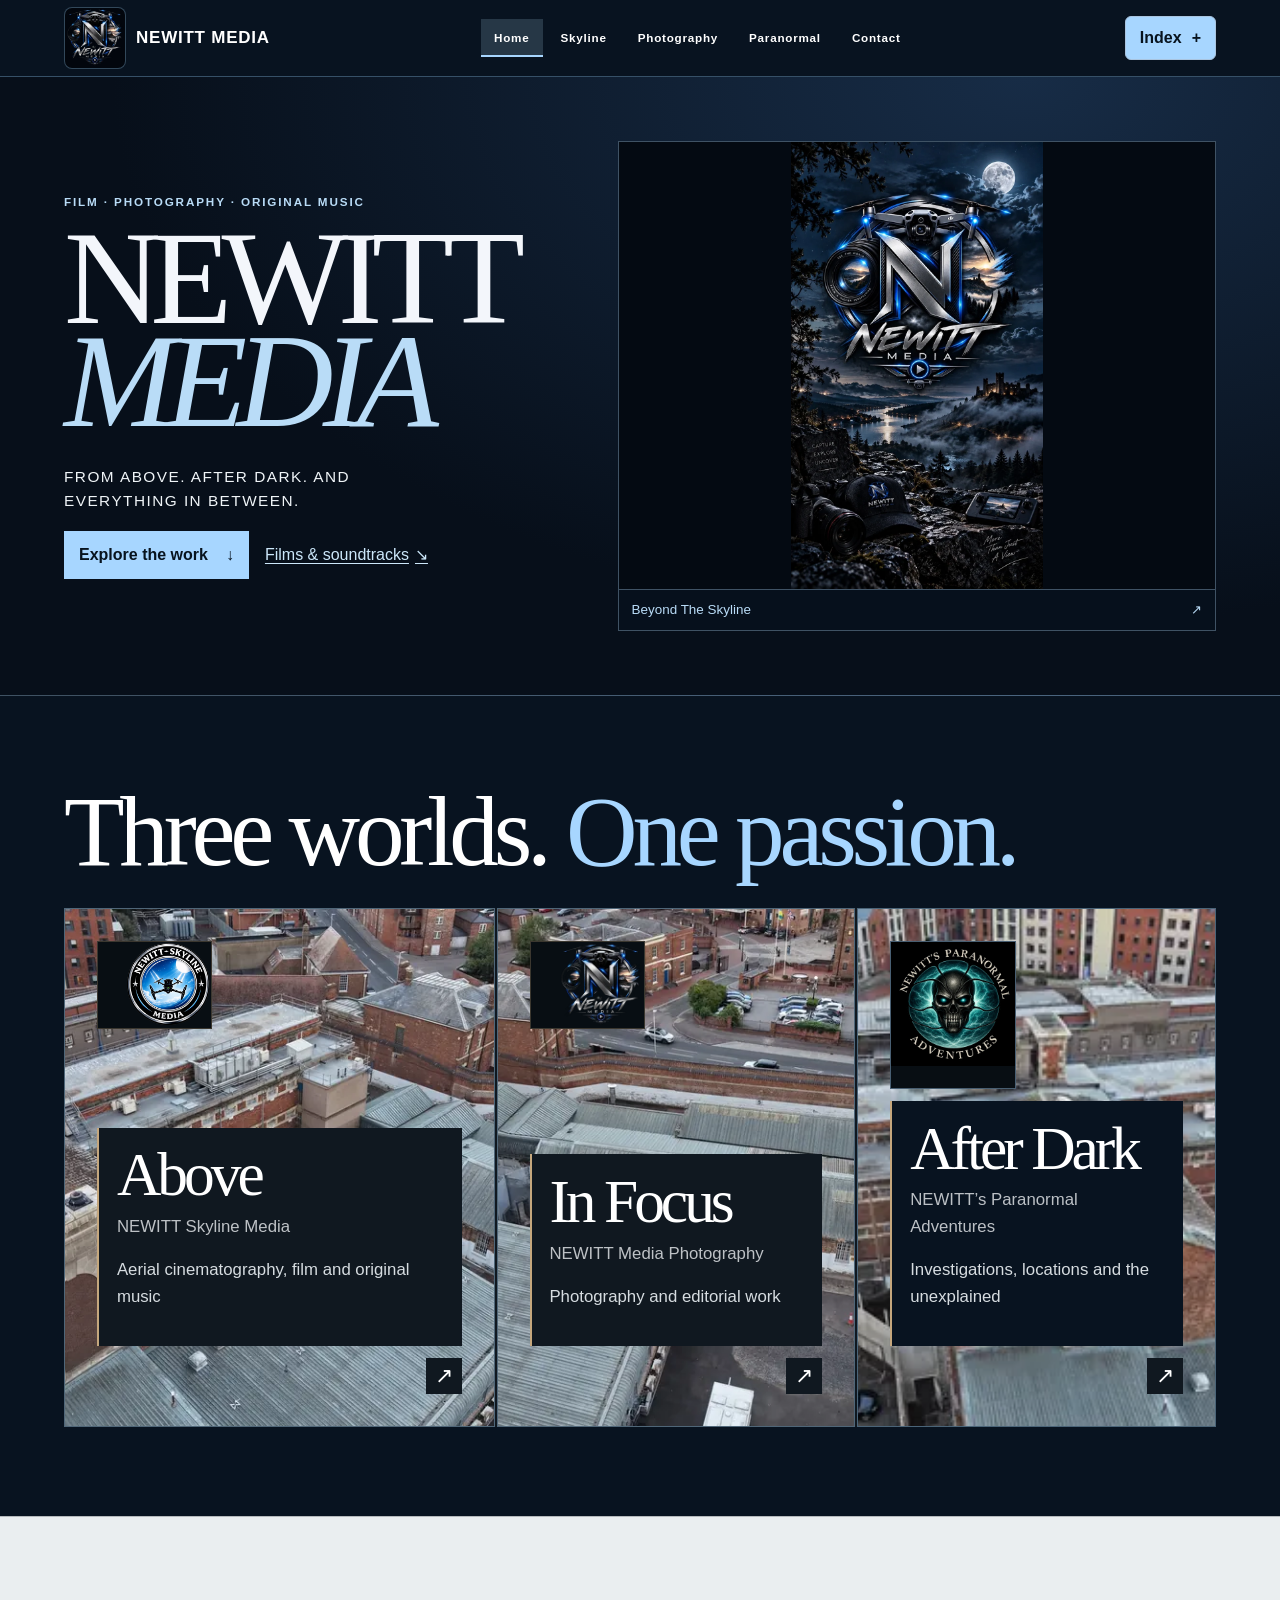
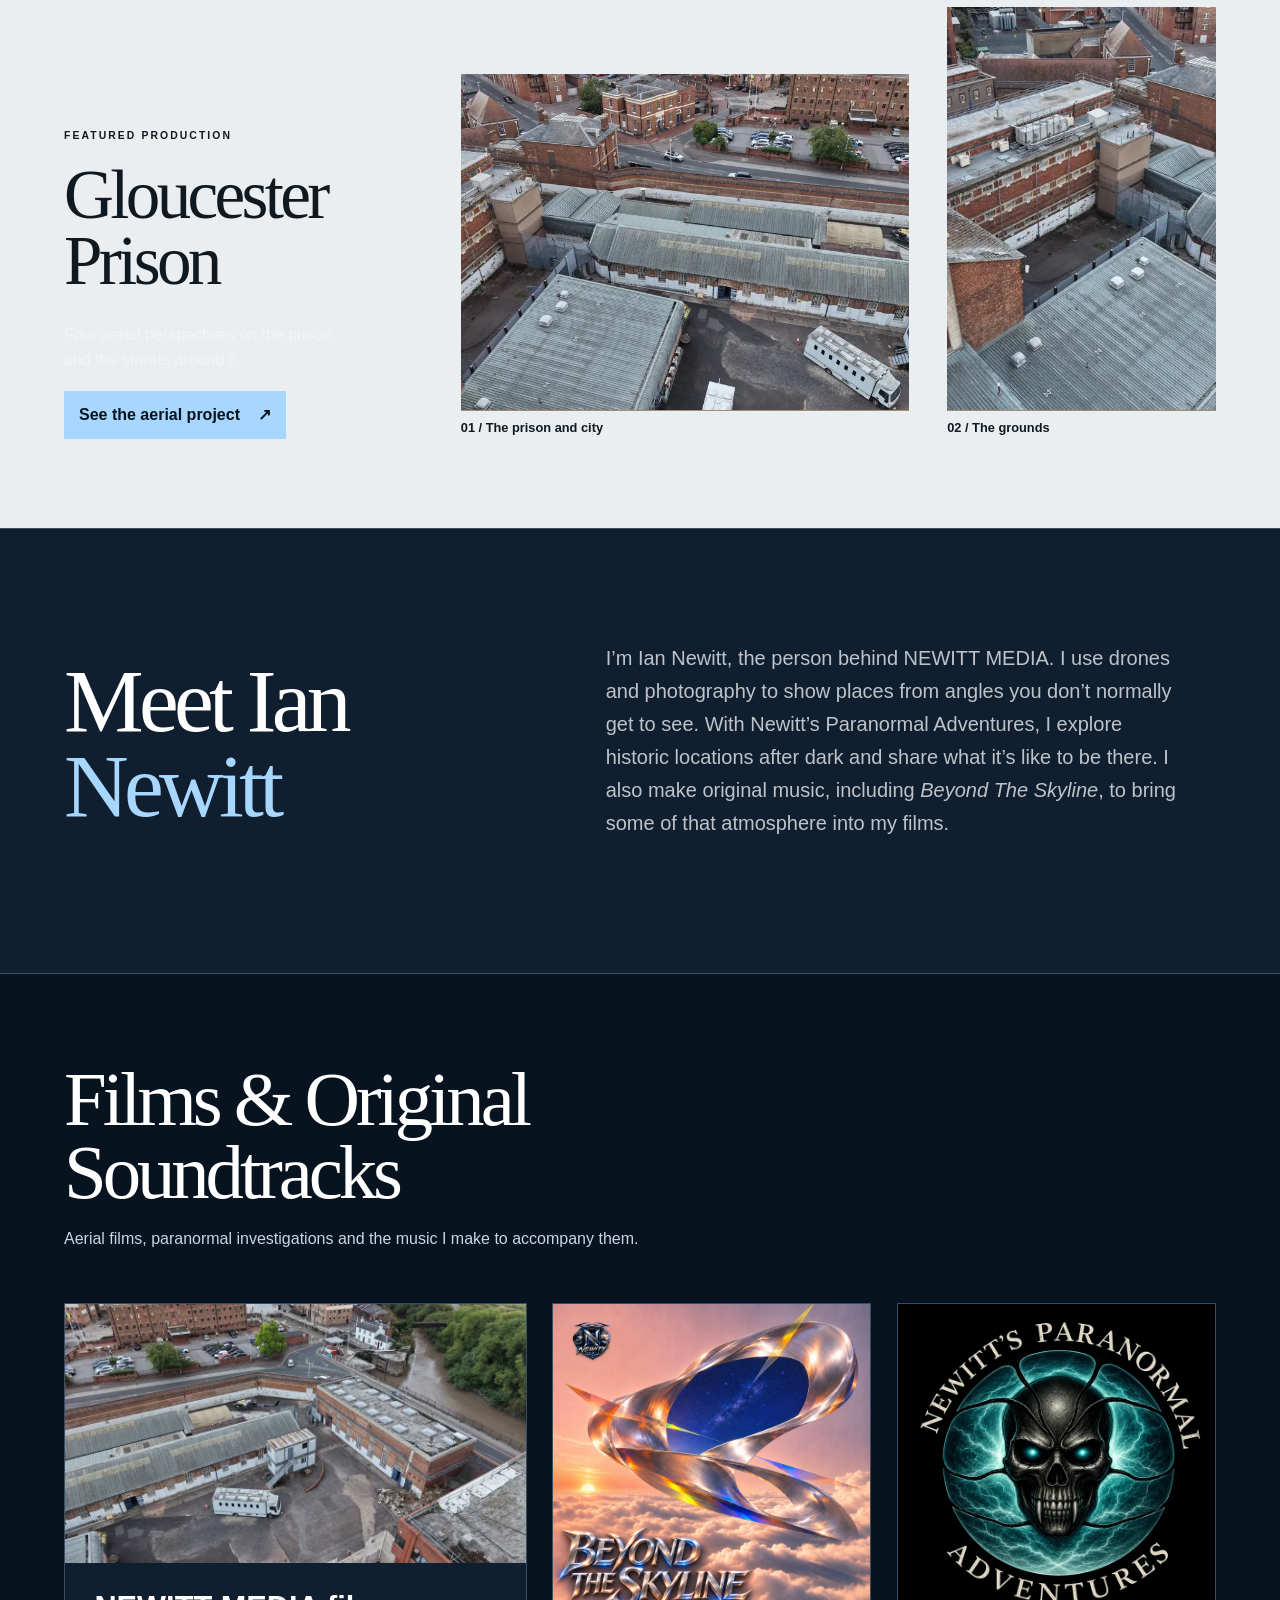
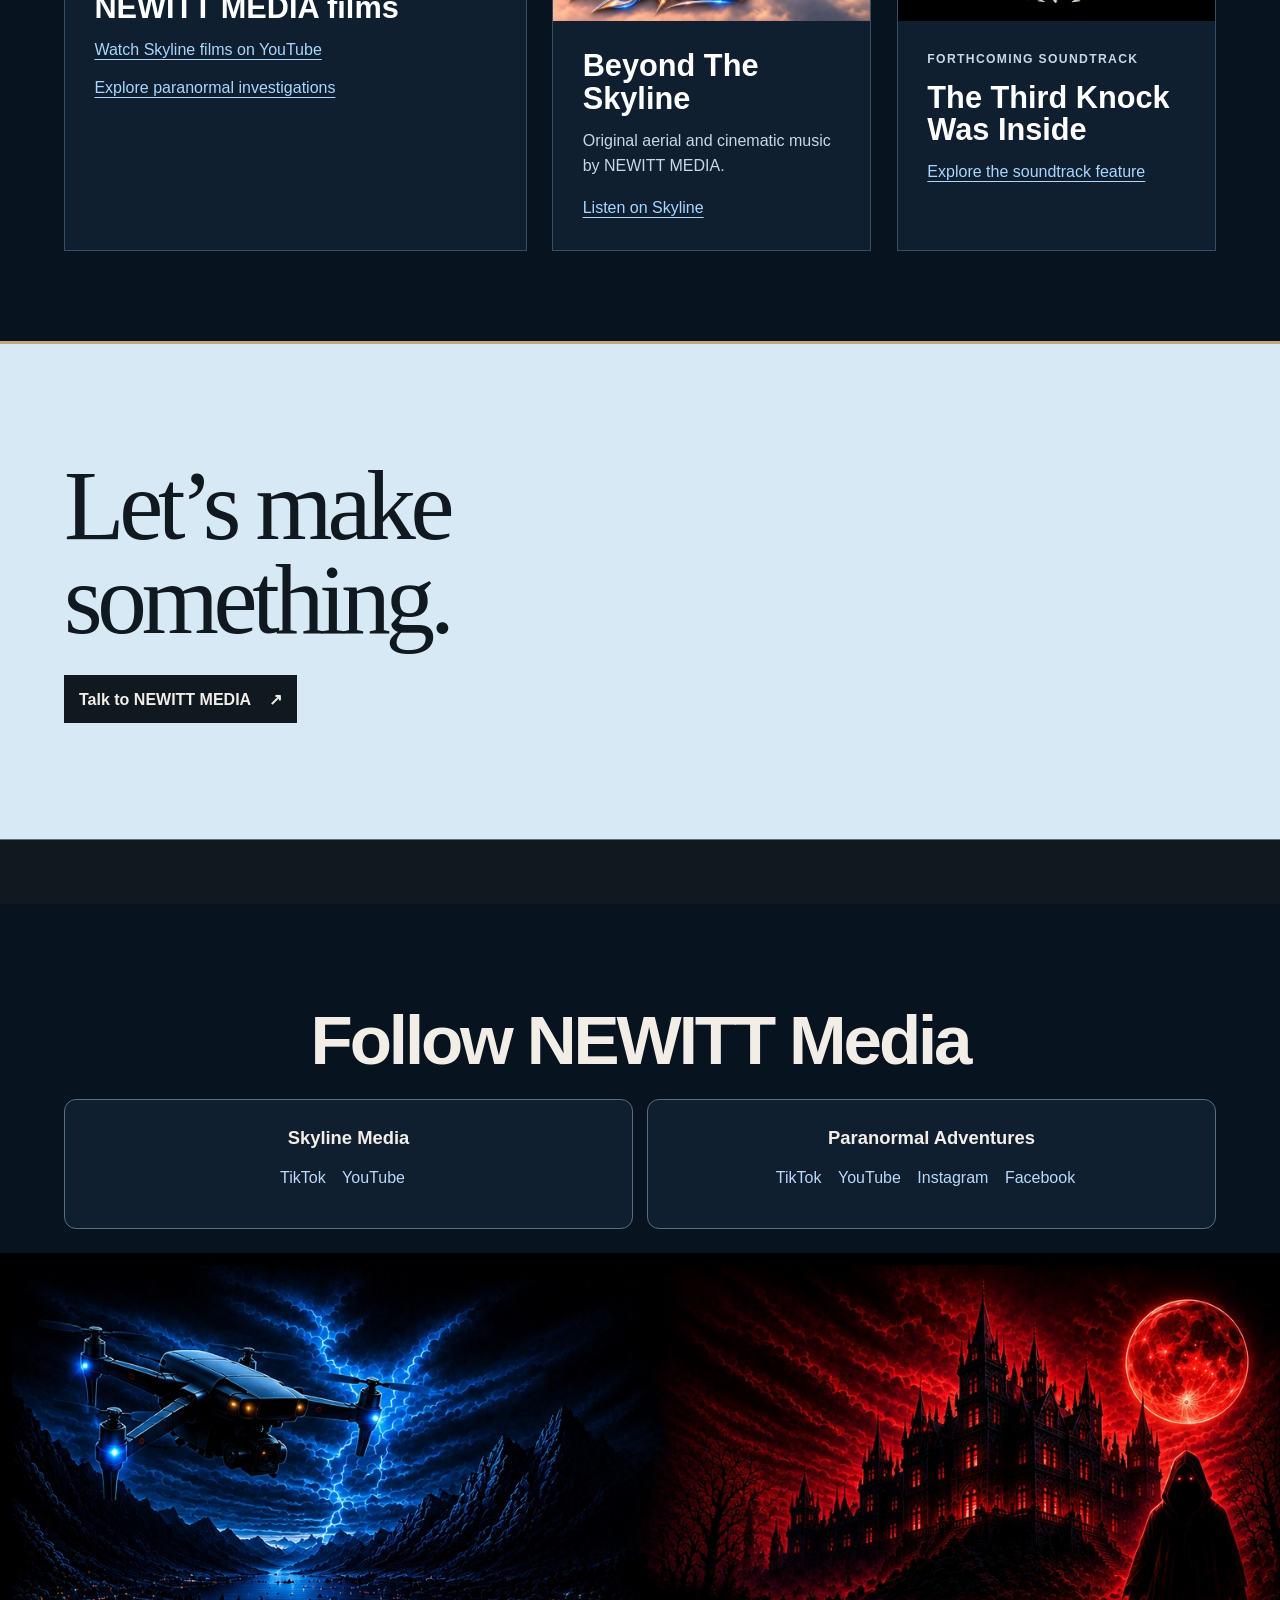
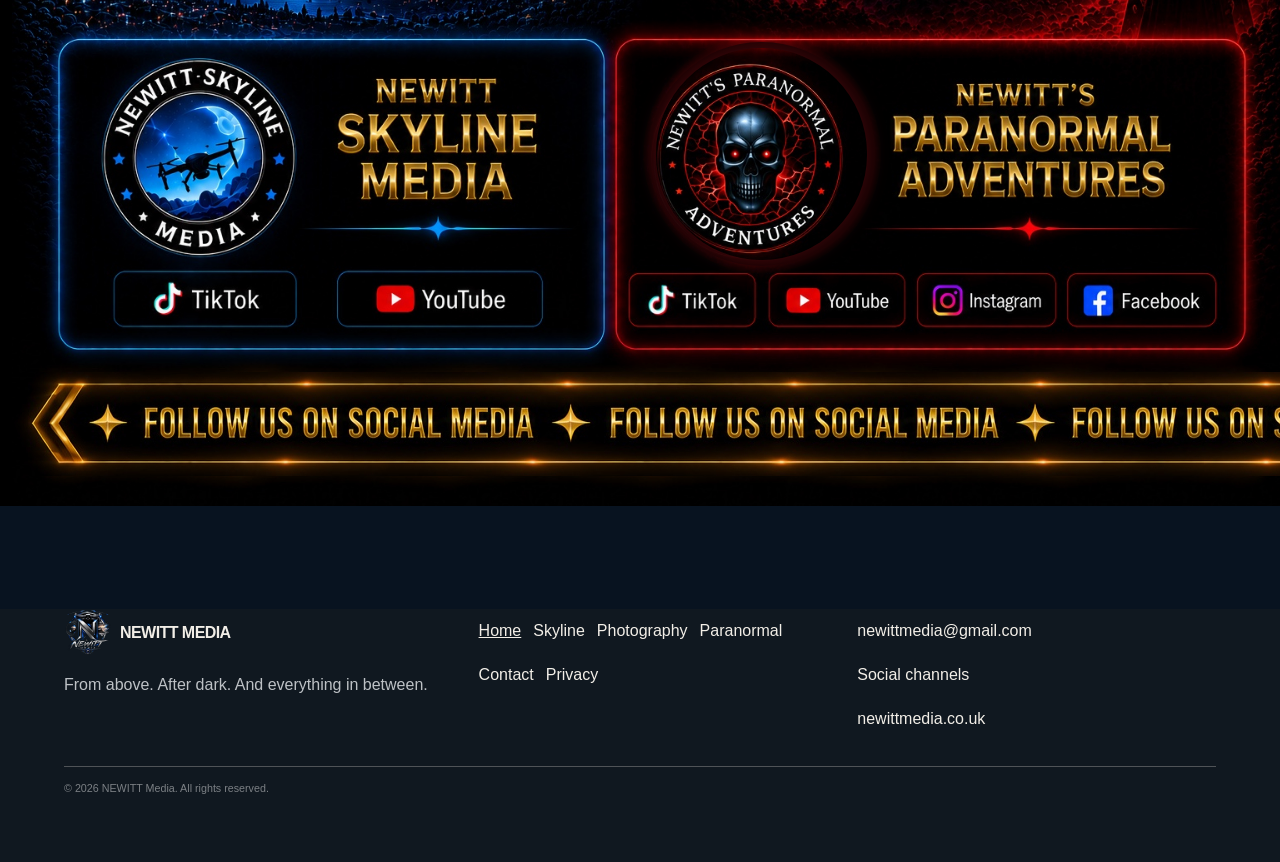
<file: public/index.html>
<!doctype html>
<html lang="en-GB">

<head>

    <meta charset="utf-8">

    <meta
        name="viewport"
        content="width=device-width, initial-scale=1, viewport-fit=cover"
    >

    <meta
        name="theme-color"
        content="#020305"
    >

    <meta
        name="description"
        content="NEWITT Media. Aerial media, photography and paranormal adventures. From above. After dark. And everything in between."
    >

    <meta
        name="author"
        content="NEWITT Media"
    >

    <meta
        name="robots"
        content="index, follow, max-image-preview:large"
    >

    <meta
        name="referrer"
        content="strict-origin-when-cross-origin"
    >

    <meta
        name="format-detection"
        content="telephone=no"
    >

    <link
        rel="canonical"
        href="https://www.newittmedia.co.uk/"
    >


    <!-- =====================================================
         OPEN GRAPH
    ====================================================== -->

    <meta
        property="og:type"
        content="website"
    >

    <meta
        property="og:url"
        content="https://www.newittmedia.co.uk/"
    >

    <meta
        property="og:title"
        content="NEWITT Media | From Above. After Dark. And Everything In Between."
    >

    <meta
        property="og:description"
        content="Aerial media, photography and paranormal adventures from NEWITT Media."
    >

    <meta
        property="og:image"
        content="https://www.newittmedia.co.uk/newitt-media-logo.png"
    >

    <meta
        property="og:image:alt"
        content="NEWITT Media logo"
    >

    <meta
        property="og:site_name"
        content="NEWITT Media"
    >


    <!-- =====================================================
         TWITTER / X
    ====================================================== -->

    <meta
        name="twitter:card"
        content="summary_large_image"
    >

    <meta
        name="twitter:title"
        content="NEWITT Media | From Above. After Dark. And Everything In Between."
    >

    <meta
        name="twitter:description"
        content="Aerial media, photography and paranormal adventures from NEWITT Media."
    >

    <meta
        name="twitter:image"
        content="https://www.newittmedia.co.uk/newitt-media-logo.png"
    >

    <meta
        name="twitter:image:alt"
        content="NEWITT Media logo"
    >


    <title>
        NEWITT Media | From Above. After Dark. And Everything In Between.
    </title>


    <!-- =====================================================
         STRUCTURED DATA
    ====================================================== -->

    <script type="application/ld+json">
    {
        "@context": "https://schema.org",
        "@type": "Organization",
        "name": "NEWITT Media",
        "url": "https://www.newittmedia.co.uk/",
        "logo": "https://www.newittmedia.co.uk/newitt-media-logo.png",
        "description": "NEWITT Media brings together aerial drone media, photography and paranormal adventures.",
        "sameAs": [
            "https://www.tiktok.com/@newittskylinemedia",
            "https://www.youtube.com/@Newitt-skyline-media",
            "https://www.tiktok.com/@nw13ttt",
            "https://www.instagram.com/nw13ttt/",
            "https://www.youtube.com/@NewittsParanormalAdventures",
            "https://www.facebook.com/share/1AiSkdbyM4/"
        ]
    }
    </script>


    <!-- =====================================================
         MASTER STYLESHEET
    ====================================================== -->

    <link
        rel="stylesheet"
        href="style.css"
    >

    <link rel="stylesheet" href="studio.css?v=2">
    <link rel="stylesheet" href="editorial.css?v=4">
    <script src="editorial.js" defer></script>
    <link rel="stylesheet" href="moonlit.css?v=3">
    <script src="moonlit.js?v=2" defer></script>
    <link rel="stylesheet" href="cinematic.css">
    <style>
        /* The editorial sheet reintroduces the desktop columns after its phone rule. */
        #worlds .world-copy h3 { overflow-wrap: normal; word-break: normal; }
        #worlds .world-arrow { justify-self: end; align-self: end; }
        #worlds .world-panel-top img { display: block; object-fit: contain; object-position: right top; }
        #worlds .world-paranormal .world-image { object-position: center 53%; }
        #worlds .world-paranormal .world-copy { background: #081320; }
        #worlds { scroll-margin-top: max(90px, calc(76px + env(safe-area-inset-top))); }

        @media (max-width: 1000px) {
            #worlds .worlds-panels {
                grid-template-columns: minmax(0, 1fr);
                min-height: 0;
                gap: clamp(8px, 1.35vw, 14px);
                background: transparent;
                transition: none;
            }

            #worlds .world-panel {
                grid-template: "mark mark" auto "copy arrow" 1fr / minmax(0, 1fr) auto;
                min-height: clamp(268px, 46vw, 414px);
                padding: clamp(13px, 2.7vw, 24px);
                gap: 10px;
                align-content: stretch;
            }
            #worlds .world-panel-top { grid-area: mark; }
            #worlds .world-panel .world-logo {
                width: clamp(76px, 18vw, 118px);
                max-width: 100%;
                height: clamp(66px, 15vw, 104px);
                object-position: center;
                transition: none;
                transform: none;
                padding: 3px;
            }
            #worlds .world-copy { grid-area: copy; }
            #worlds .world-copy h3 { font-size: clamp(1.9rem, 6.8vw, 3.65rem); }
            #worlds .world-arrow { grid-area: arrow; }
        }

        @media (min-width: 1001px) and (max-width: 1200px) {
            #worlds .world-copy h3 { font-size: clamp(2.3rem, 4.1vw, 3.1rem); }
        }
    </style>
</head>


<body
    id="top"
    class="home-page"
>


<!-- =====================================================
     CINEMATIC INTRO
===================================================== -->

<a class="studio-skip-link" href="#main-content">Skip to content</a>
<header class="site-header editorial-header">
    <div class="container nav">
        <a class="editorial-brand" href="index.html" aria-label="NEWITT MEDIA home">
            <span class="brand-mark"><img src="newitt-media-logo.png" srcset="media/header-emblem.webp" alt="" width="64" height="64" fetchpriority="high"></span>
            <span>NEWITT <strong>MEDIA</strong></span>
        </a>
        <button class="menu-toggle" type="button" aria-expanded="false" aria-controls="main-menu" aria-label="Open navigation menu"><span></span><span></span><span></span></button>
        <nav class="nav-links" id="main-menu" aria-label="Main navigation"><a href="index.html" aria-current="page">Home</a><a href="skyline.html">Skyline</a><a href="photography.html">Photography</a><a href="paranormal.html">Paranormal</a><a href="contact.html">Contact</a></nav>
        <button class="editorial-menu-open" type="button" aria-haspopup="dialog" aria-controls="editorial-menu">Index <span aria-hidden="true">+</span></button>
    </div>
</header>
<dialog id="editorial-menu" class="editorial-menu" aria-labelledby="editorial-menu-title">
    <div class="editorial-menu-head">
        <div class="menu-identity"><span class="brand-mark"><img src="newitt-media-logo.png" srcset="media/header-emblem.webp" alt="" width="64" height="64"></span><p id="editorial-menu-title">NEWITT MEDIA</p></div>
        <form method="dialog"><button type="submit" autofocus>Close <span aria-hidden="true">×</span></button></form>
    </div>
    <nav aria-label="Site index"><a href="index.html" aria-current="page"><span aria-hidden="true">01</span> Home</a><a href="skyline.html"><span aria-hidden="true">02</span> Skyline</a><a href="photography.html"><span aria-hidden="true">03</span> Photography</a><a href="paranormal.html"><span aria-hidden="true">04</span> Paranormal</a><a href="contact.html"><span aria-hidden="true">05</span> Contact</a><a href="privacy.html"><span aria-hidden="true">06</span> Privacy</a></nav>
</dialog>


<!-- =====================================================
     MAIN CONTENT
===================================================== -->

<main id="main-content" tabindex="-1">
    <section class="moon-opening" aria-labelledby="arrival-title">
        <div class="container premiere-layout">
            <div class="moon-opening-copy">
                <p class="eyebrow">Film · Photography · Original Music</p>
                <h1 id="arrival-title">NEWITT <em>MEDIA</em></h1>
                <p class="premiere-slogan">From above. After dark. And everything in between.</p>
                <div class="premiere-actions">
                    <a class="editorial-action" href="#worlds">Explore the work <span aria-hidden="true">↓</span></a>
                    <a class="premiere-link" href="#home-soundtrack">Films &amp; soundtracks <span aria-hidden="true">↘</span></a>
                </div>
            </div>
            <a class="moon-opening-player" href="skyline.html#skyline-soundtracks" aria-label="Open the Beyond The Skyline soundtrack player">
                <picture>
                    <source media="(max-width: 600px)" srcset="media/moonlit/valley-portrait.webp">
                    <img src="media/moonlit/valley-wide.webp" width="1448" height="1086" fetchpriority="high" alt="Silver and blue NEWITT MEDIA emblem over a moonlit valley">
                </picture>
                <span class="premiere-art-link">Beyond The Skyline <span aria-hidden="true">↗</span></span>
            </a>
        </div>
    </section>
    <section class="worlds" id="worlds" tabindex="-1" aria-labelledby="newitt-media-intro-title">
        <div class="container">
            <h2 id="newitt-media-intro-title">Three worlds. <span>One passion.</span></h2>
            <div class="worlds-panels">
                <a class="world-panel world-skyline" href="skyline.html" data-lens="skyline">
                    <img class="world-image" src="media/skyline/Gloucester-prison-aerial-03.webp" alt="" loading="lazy" decoding="async" srcset="media/photography/gloucester-03-480.webp 480w, media/photography/gloucester-03-960.webp 960w, media/photography/gloucester-03-1440.webp 1440w" sizes="(max-width: 1000px) 94vw, 44vw">
                    <span class="world-panel-top"><img class="world-logo" src="sky-logo.png" alt="" loading="lazy" decoding="async"></span>
                    <div class="world-copy"><h3>Above</h3><p>NEWITT Skyline Media</p><p class="world-description">Aerial cinematography, film and original music</p></div>
                    <span class="world-arrow" aria-hidden="true">↗</span>
                </a>
                <a class="world-panel world-photography" href="photography.html" data-lens="photography">
                    <img class="world-image" src="media/skyline/Gloucester-prison-aerial-02.webp" alt="" loading="lazy" decoding="async" srcset="media/photography/gloucester-02-480.webp 480w, media/photography/gloucester-02-960.webp 960w, media/photography/gloucester-02-1440.webp 1440w" sizes="(max-width: 1000px) 94vw, 44vw">

                    <span class="world-panel-top"><img class="world-logo" src="media/header-emblem.webp" alt="" loading="lazy" decoding="async"></span>
                    <div class="world-copy"><h3>In Focus</h3><p>NEWITT Media Photography</p><p class="world-description">Photography and editorial work</p></div>
                    <span class="world-arrow" aria-hidden="true">↗</span>
                </a>
                <a class="world-panel world-paranormal" href="paranormal.html" data-lens="paranormal">
                    <img class="world-image" src="media/photography/gloucester-04-960.webp" alt="" loading="lazy" decoding="async" srcset="media/photography/gloucester-04-480.webp 480w, media/photography/gloucester-04-960.webp 960w, media/photography/gloucester-04-1440.webp 1440w" sizes="(max-width: 1000px) 94vw, 33vw">
                    
                    <span class="world-panel-top"><img class="world-logo" src="media/moonlit/after-dark.webp" alt="" loading="lazy" decoding="async"></span>
                    <div class="world-copy"><h3>After Dark</h3><p>NEWITT’s Paranormal Adventures</p><p class="world-description">Investigations, locations and the unexplained</p></div>
                    <span class="world-arrow" aria-hidden="true">↗</span>
                </a>
            </div>
        </div>
    </section>
    <section class="production-wall" aria-labelledby="production-title">
        <div class="container production-layout">
            <header><p class="eyebrow">Featured production</p><p class="production-index" aria-hidden="true">01</p><h2 id="production-title">Gloucester<br>Prison</h2>
                <p>Four aerial perspectives on the prison and the streets around it.</p>
                <a class="editorial-action" href="skyline.html#gloucester-prison">See the aerial project <span aria-hidden="true">↗</span></a>
            </header>
            <figure class="production-wide"><img src="media/skyline/Gloucester-prison-aerial-02.webp" alt="Aerial view of Gloucester Prison and nearby buildings" loading="lazy" decoding="async" srcset="media/photography/gloucester-02-480.webp 480w, media/photography/gloucester-02-960.webp 960w, media/photography/gloucester-02-1440.webp 1440w" sizes="(max-width: 760px) 94vw, 44vw"><figcaption>01 / The prison and city</figcaption></figure>
            <figure class="production-tall"><img src="media/skyline/Gloucester-prison-aerial-03.webp" alt="The prison grounds and neighbouring streets" loading="lazy" decoding="async" srcset="media/photography/gloucester-03-480.webp 480w, media/photography/gloucester-03-960.webp 960w, media/photography/gloucester-03-1440.webp 1440w" sizes="(max-width: 760px) 94vw, 44vw"><figcaption>02 / The grounds</figcaption></figure>
        </div>
    </section>
    <section class="ian-bio" id="meet-ian" aria-labelledby="ian-title">
        <div class="container ian-layout">
            <h2 id="ian-title">Meet Ian <span>Newitt</span></h2>
            <p>I’m Ian Newitt, the person behind NEWITT MEDIA. I use drones and photography to show places from angles you don’t normally get to see. With Newitt’s Paranormal Adventures, I explore historic locations after dark and share what it’s like to be there. I also make original music, including <em>Beyond The Skyline</em>, to bring some of that atmosphere into my films.</p>
        </div>
    </section>
    <section class="editorial-screening original-showcase" id="home-soundtrack" tabindex="-1" aria-labelledby="screening-title">
        <div class="container">
            <header class="original-heading">
                <h2 id="screening-title">Films &amp; Original Soundtracks</h2>
                <p>Aerial films, paranormal investigations and the music I make to accompany them.</p>
            </header>
            <div class="original-grid">
                <article class="original-film">
                    <img src="media/skyline/Gloucester-prison-aerial-01.webp" alt="Gloucester Prison from above" width="2400" height="1350" loading="lazy" decoding="async" srcset="media/photography/gloucester-01-480.webp 480w, media/photography/gloucester-01-960.webp 960w, media/photography/gloucester-01-1440.webp 1440w" sizes="(max-width: 760px) 94vw, 44vw">
                    <div class="original-copy">
                        <h3>NEWITT MEDIA films</h3>
                        <a href="https://www.youtube.com/@Newitt-skyline-media">Watch Skyline films on YouTube</a>
                        <a href="paranormal.html">Explore paranormal investigations</a>
                    </div>
                </article>
                <article class="original-album">
                    <img src="media/soundtracks/beyond-the-skyline.jpg" alt="Beyond The Skyline cover artwork" width="820" height="820" loading="lazy" decoding="async">
                    <div class="original-copy">
                        <h3>Beyond The Skyline</h3>
                        <p>Original aerial and cinematic music by NEWITT MEDIA.</p>
                        <a href="skyline.html#skyline-soundtracks">Listen on Skyline</a>
                    </div>
                </article>
                <article class="original-album">
                    <img src="media/moonlit/after-dark.webp" alt="Newitt’s Paranormal Adventures skull emblem" width="700" height="700" loading="lazy" decoding="async">
                    <div class="original-copy">
                        <p class="original-label">Forthcoming soundtrack</p>
                        <h3>The Third Knock Was Inside</h3>
                        <a href="paranormal.html#original-soundtracks">Explore the soundtrack feature</a>
                    </div>
                </article>
            </div>
        </div>
    </section>

    <section class="editorial-invitation" aria-labelledby="invitation-title">
        <div class="container"><h2 id="invitation-title">Let’s make<br>something.</h2><a class="editorial-action" href="contact.html">Talk to NEWITT MEDIA <span aria-hidden="true">↗</span></a></div>
    </section>
</main>


<!-- =====================================================
     BACK TO TOP
===================================================== -->

<a
    href="#top"
    class="back-to-top"
    id="back-to-top"
    aria-label="Back to top"
>
    ↑
</a>


<!-- =====================================================
     FOOTER
===================================================== -->

<footer class="site-footer editorial-footer">
    <section
    class="social-hub"
    id="social"
    aria-label="NEWITT Media cinematic social media animation"
>

    <div class="container studio-social-links">
        <h2>Follow NEWITT Media</h2>
        <div class="studio-social-grid">
            <div>
                <h3>Skyline Media</h3>
                <a href="https://www.tiktok.com/@newittskylinemedia">TikTok</a>
                <a href="https://www.youtube.com/@Newitt-skyline-media">YouTube</a>
            </div>
            <div>
                <h3>Paranormal Adventures</h3>
                <a href="https://www.tiktok.com/@nw13ttt">TikTok</a>
                <a href="https://www.youtube.com/@NewittsParanormalAdventures">YouTube</a>
                <a href="https://www.instagram.com/nw13ttt/">Instagram</a>
                <a href="https://www.facebook.com/share/1AiSkdbyM4/">Facebook</a>
            </div>
        </div>
    </div>
    <div
        class="social-master-frame"
        style="position:relative;"
    >

        <iframe
            class="social-master-animation"
            src="NEWITT_ANIMATED_SOCIAL_SECTION_BANNER_BUTTONS.html"
            title="NEWITT Media cinematic social media animation"
            loading="lazy"
            scrolling="no"
            frameborder="0"
            allowtransparency="true"
        ></iframe>


        <!-- =================================================
             INVISIBLE SOCIAL CLICK ZONES

             EDIT ONLY THE HREFS BELOW IF A SOCIAL ACCOUNT
             EVER CHANGES.
        ================================================== -->

        <div
            aria-label="NEWITT Media social media links"
            style="
                position:absolute;
                inset:0;
                z-index:20;
                pointer-events:none;
            "
        >

            <!-- SKYLINE TIKTOK -->

            <a
                href="https://www.tiktok.com/@newittskylinemedia"
                target="_blank"
                rel="noopener noreferrer"
                aria-label="NEWITT Skyline Media TikTok"
                style="
                    position:absolute;
                    left:7.7%;
                    top:70.3%;
                    width:14.7%;
                    height:8%;
                    display:block;
                    pointer-events:auto;
                    background:transparent;
                    cursor:pointer;
                "
            ></a>


            <!-- SKYLINE YOUTUBE -->

            <a
                href="https://www.youtube.com/@Newitt-skyline-media"
                target="_blank"
                rel="noopener noreferrer"
                aria-label="NEWITT Skyline Media YouTube"
                style="
                    position:absolute;
                    left:25.1%;
                    top:70.3%;
                    width:16.6%;
                    height:8%;
                    display:block;
                    pointer-events:auto;
                    background:transparent;
                    cursor:pointer;
                "
            ></a>


            <!-- PARANORMAL TIKTOK -->

            <a
                href="https://www.tiktok.com/@nw13ttt"
                target="_blank"
                rel="noopener noreferrer"
                aria-label="NEWITT's Paranormal Adventures TikTok"
                style="
                    position:absolute;
                    left:47.9%;
                    top:70.3%;
                    width:10.4%;
                    height:8%;
                    display:block;
                    pointer-events:auto;
                    background:transparent;
                    cursor:pointer;
                "
            ></a>


            <!-- PARANORMAL YOUTUBE -->

            <a
                href="https://www.youtube.com/@NewittsParanormalAdventures"
                target="_blank"
                rel="noopener noreferrer"
                aria-label="NEWITT's Paranormal Adventures YouTube"
                style="
                    position:absolute;
                    left:58.9%;
                    top:70.3%;
                    width:11.1%;
                    height:8%;
                    display:block;
                    pointer-events:auto;
                    background:transparent;
                    cursor:pointer;
                "
            ></a>


            <!-- PARANORMAL INSTAGRAM -->

            <a
                href="https://www.instagram.com/nw13ttt/"
                target="_blank"
                rel="noopener noreferrer"
                aria-label="NEWITT's Paranormal Adventures Instagram"
                style="
                    position:absolute;
                    left:70.4%;
                    top:70.3%;
                    width:11.5%;
                    height:8%;
                    display:block;
                    pointer-events:auto;
                    background:transparent;
                    cursor:pointer;
                "
            ></a>


            <!-- PARANORMAL FACEBOOK -->

            <a
                href="https://www.facebook.com/share/1AiSkdbyM4/"
                target="_blank"
                rel="noopener noreferrer"
                aria-label="NEWITT's Paranormal Adventures Facebook"
                style="
                    position:absolute;
                    left:82.1%;
                    top:70.3%;
                    width:12.3%;
                    height:8%;
                    display:block;
                    pointer-events:auto;
                    background:transparent;
                    cursor:pointer;
                "
            ></a>

        </div>

    </div>

</section>
    <div class="container">
        <div class="editorial-footer-grid">
            <div>
                <a class="editorial-brand" href="index.html"><img src="newitt-media-logo.png" srcset="media/header-emblem.webp" loading="lazy" decoding="async" alt="" width="52" height="52"><span>NEWITT <strong>MEDIA</strong></span></a>
                <p>From above. After dark. And everything in between.</p>
            </div>
            <nav class="studio-footer-links" aria-label="Footer navigation"><a href="index.html" aria-current="page">Home</a><a href="skyline.html">Skyline</a><a href="photography.html">Photography</a><a href="paranormal.html">Paranormal</a><a href="contact.html">Contact</a><a href="privacy.html">Privacy</a></nav>
            <div class="editorial-footer-contact">
                <a href="mailto:newittmedia@gmail.com">newittmedia@gmail.com</a>
                <a href="index.html#social">Social channels</a>
                <a href="https://newittmedia.co.uk/">newittmedia.co.uk</a>
            </div>
        </div>
        <p class="copyright">© 2026 NEWITT Media. All rights reserved.</p>
    </div>
</footer>


<!-- =====================================================
     MASTER JAVASCRIPT
===================================================== -->

<script
    src="script.js"
    defer
></script>


</body>

</html>
</file>
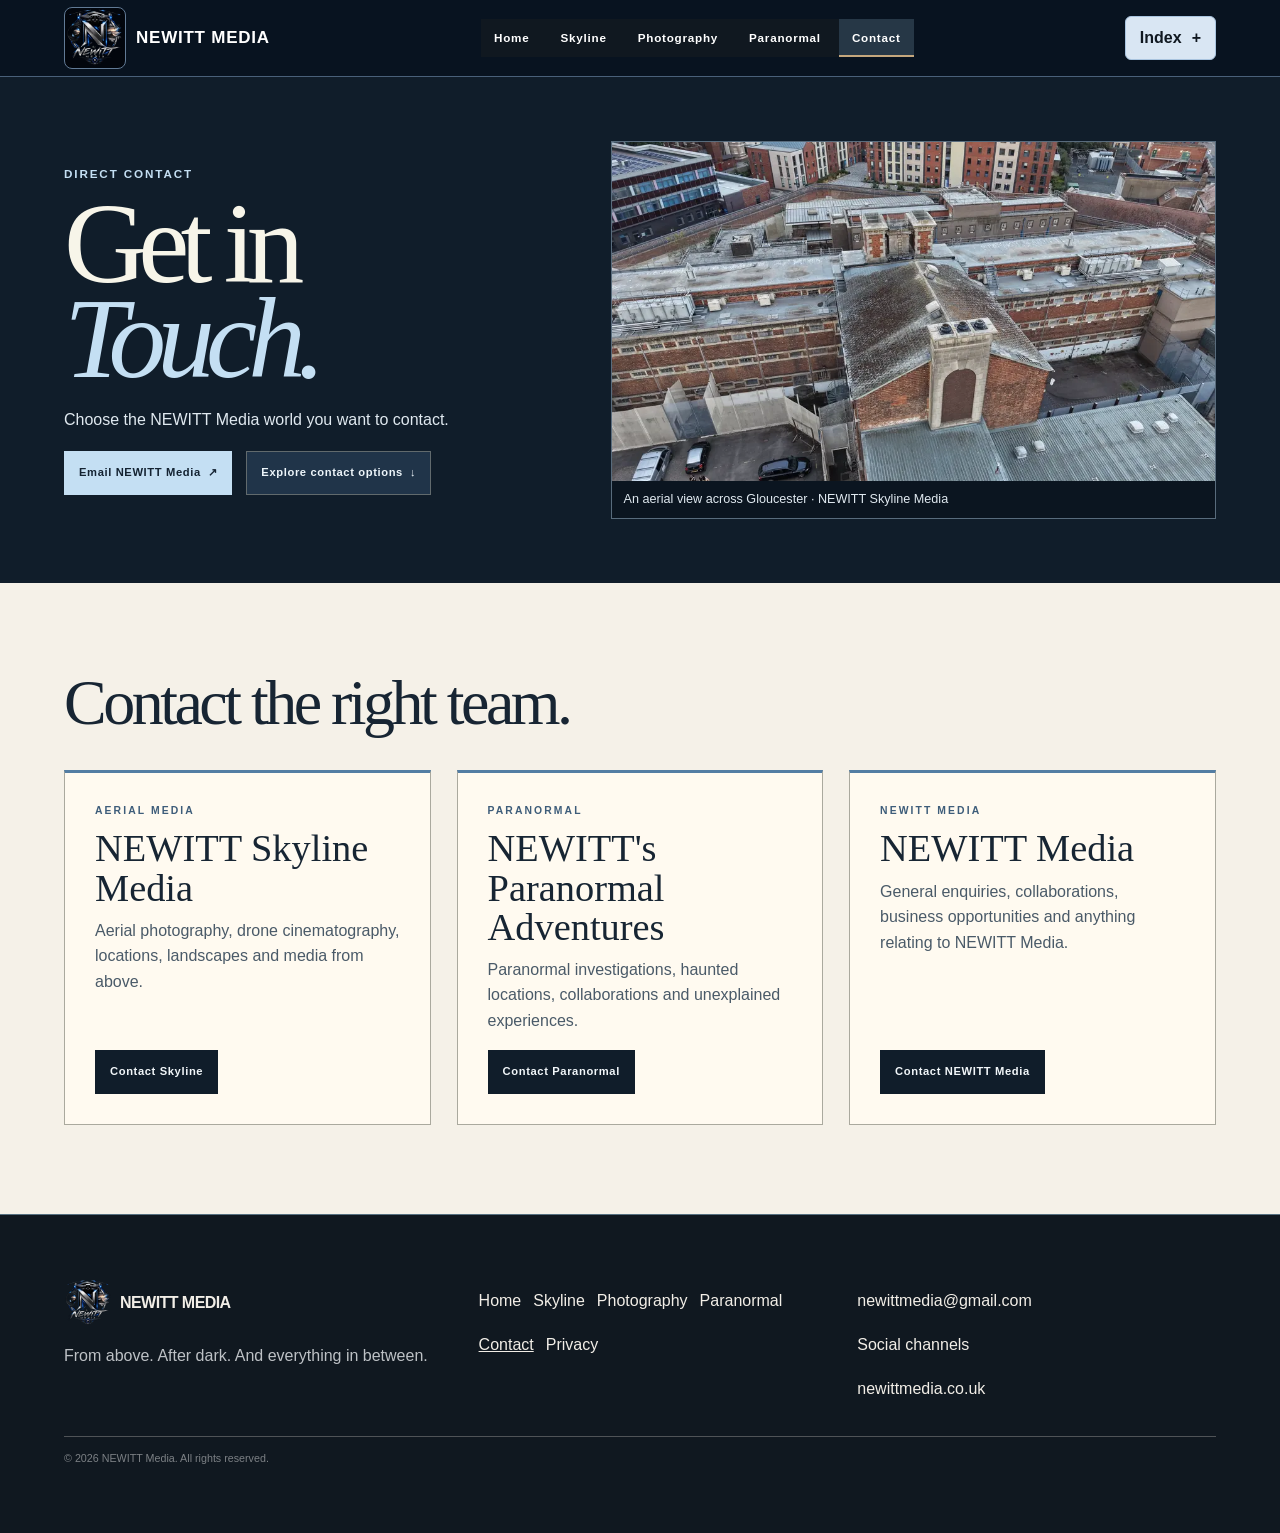
<file: public/contact.html>
<!doctype html>
<html lang="en-GB">

<head>

    <meta charset="utf-8">

    <meta
        name="viewport"
        content="width=device-width, initial-scale=1, viewport-fit=cover"
    >

    <meta
        name="theme-color"
        content="#020305"
    >

    <meta
        name="description"
        content="Contact NEWITT Media for aerial media, photography and paranormal enquiries."
    >

    <meta
        name="author"
        content="NEWITT Media"
    >

    <meta
        name="robots"
        content="index, follow, max-image-preview:large"
    >

    <meta
        name="referrer"
        content="strict-origin-when-cross-origin"
    >

    <meta
        name="format-detection"
        content="telephone=no"
    >

    <link
        rel="canonical"
        href="https://www.newittmedia.co.uk/contact.html"
    >

    <meta
        property="og:type"
        content="website"
    >

    <meta
        property="og:url"
        content="https://www.newittmedia.co.uk/contact.html"
    >

    <meta
        property="og:title"
        content="Contact NEWITT Media"
    >

    <meta
        property="og:description"
        content="Contact NEWITT Skyline Media, NEWITT's Paranormal Adventures or NEWITT Media."
    >

    <meta
        property="og:image"
        content="https://www.newittmedia.co.uk/newitt-media-logo.png"
    >

    <meta
        property="og:image:alt"
        content="NEWITT Media logo"
    >

    <meta
        property="og:site_name"
        content="NEWITT Media"
    >

    <meta
        name="twitter:card"
        content="summary_large_image"
    >

    <meta
        name="twitter:title"
        content="Contact NEWITT Media"
    >

    <meta
        name="twitter:description"
        content="Contact NEWITT Skyline Media, NEWITT's Paranormal Adventures or NEWITT Media."
    >

    <meta
        name="twitter:image"
        content="https://www.newittmedia.co.uk/newitt-media-logo.png"
    >

    <title>
        Contact NEWITT Media
    </title>


    <!-- =====================================================
         STRUCTURED DATA
    ====================================================== -->

    <script type="application/ld+json">
    {
        "@context": "https://schema.org",
        "@type": "ContactPage",
        "name": "Contact NEWITT Media",
        "url": "https://www.newittmedia.co.uk/contact.html",
        "description": "Contact NEWITT Skyline Media, NEWITT's Paranormal Adventures or NEWITT Media.",
        "isPartOf": {
            "@type": "WebSite",
            "name": "NEWITT Media",
            "url": "https://www.newittmedia.co.uk/"
        }
    }
    </script>


    <link
        rel="stylesheet"
        href="style.css"
    >


    <!-- =====================================================
         CONTACT PAGE STYLES
    ====================================================== -->



    <link rel="stylesheet" href="studio.css?v=2">
    <link rel="stylesheet" href="editorial.css?v=4">
    <script src="editorial.js" defer></script>
    <link rel="stylesheet" href="studio-pages.css">
</head>


<body
    id="top"
    class="contact-page studio-page"
>


<!-- =====================================================
     HEADER
===================================================== -->

<a class="studio-skip-link" href="#main-content">Skip to content</a>
<header class="site-header editorial-header">
    <div class="container nav">
        <a class="editorial-brand" href="index.html" aria-label="NEWITT MEDIA home">
            <span class="brand-mark"><img src="newitt-media-logo.png" srcset="media/header-emblem.webp" alt="" width="64" height="64" fetchpriority="high"></span>
            <span>NEWITT <strong>MEDIA</strong></span>
        </a>
        <button class="menu-toggle" type="button" aria-expanded="false" aria-controls="main-menu" aria-label="Open navigation menu"><span></span><span></span><span></span></button>
        <nav class="nav-links" id="main-menu" aria-label="Main navigation"><a href="index.html">Home</a><a href="skyline.html">Skyline</a><a href="photography.html">Photography</a><a href="paranormal.html">Paranormal</a><a href="contact.html" aria-current="page">Contact</a></nav>
        <button class="editorial-menu-open" type="button" aria-haspopup="dialog" aria-controls="editorial-menu">Index <span aria-hidden="true">+</span></button>
    </div>
</header>
<dialog id="editorial-menu" class="editorial-menu" aria-labelledby="editorial-menu-title">
    <div class="editorial-menu-head">
        <div class="menu-identity"><span class="brand-mark"><img src="newitt-media-logo.png" srcset="media/header-emblem.webp" alt="" width="64" height="64"></span><p id="editorial-menu-title">NEWITT MEDIA</p></div>
        <form method="dialog"><button type="submit" autofocus>Close <span aria-hidden="true">×</span></button></form>
    </div>
    <nav aria-label="Site index"><a href="index.html"><span aria-hidden="true">01</span> Home</a><a href="skyline.html"><span aria-hidden="true">02</span> Skyline</a><a href="photography.html"><span aria-hidden="true">03</span> Photography</a><a href="paranormal.html"><span aria-hidden="true">04</span> Paranormal</a><a href="contact.html" aria-current="page"><span aria-hidden="true">05</span> Contact</a><a href="privacy.html"><span aria-hidden="true">06</span> Privacy</a></nav>
</dialog>


<!-- =====================================================
     MAIN
===================================================== -->

<main id="main-content" tabindex="-1">


<!-- =====================================================
     CONTACT HERO
===================================================== -->

<section class="contact-hero division-opening studio-opening" data-lens="contact" aria-labelledby="contact-title">
    <figure class="studio-opening-image">
        <img src="media/photography/gloucester-04-960.webp"
             srcset="media/photography/gloucester-04-480.webp 480w, media/photography/gloucester-04-960.webp 960w, media/photography/gloucester-04-1440.webp 1440w"
             sizes="(max-width: 760px) 94vw, 55vw" width="960" height="540" alt="An aerial view across Gloucester" fetchpriority="high">
        <figcaption>An aerial view across Gloucester · NEWITT Skyline Media</figcaption>
    </figure>

    <div class="container contact-hero-content">

        <img
            src="newitt-media-logo.png"
            alt="NEWITT Media"
            class="page-logo"
            decoding="async"
        >

        <div class="eyebrow">
            DIRECT CONTACT
        </div>

        <h1 id="contact-title">
            Get in
            <em>Touch.</em>
        </h1>


        <div class="contact-introduction">

            <p>
                Choose the NEWITT Media world
                you want to contact.
            </p>

        </div>

        <div class="hero-actions studio-actions">
            <a class="button primary" href="mailto:Ian.newitt@gmail.com">Email NEWITT Media <span aria-hidden="true">↗</span></a>
            <a class="button secondary" href="#contact-options">Explore contact options <span aria-hidden="true">↓</span></a>
        </div>

    </div>

</section>


<!-- =====================================================
     THREE CONTACT OPTIONS
===================================================== -->

<section class="contact-directory" id="contact-options" tabindex="-1" aria-labelledby="directory-title">

    <div class="container">
        <h2 id="directory-title">Contact the right team.</h2>

        <div class="contact-options">


            <!-- =================================================
                 SKYLINE
            ================================================== -->

            <article
                class="contact-option skyline-contact"
            >

                <div class="eyebrow">
                    AERIAL MEDIA
                </div>

                <h3>
                    NEWITT
                    <span>Skyline Media</span>
                </h3>

                <p>
                    Aerial photography, drone cinematography,
                    locations, landscapes and media from above.
                </p>

                <a
                    class="button primary"
                    href="mailto:n.skyline.media@gmail.com"
                    aria-label="Email NEWITT Skyline Media"
                >
                    Contact Skyline
                </a>

            </article>


            <!-- =================================================
                 PARANORMAL
            ================================================== -->

            <article
                class="contact-option paranormal-contact"
            >

                <div class="eyebrow">
                    PARANORMAL
                </div>

                <h3>
                    NEWITT's
                    <span>Paranormal Adventures</span>
                </h3>

                <p>
                    Paranormal investigations, haunted locations,
                    collaborations and unexplained experiences.
                </p>

                <a
                    class="button primary"
                    href="mailto:nw13ttt@gmail.com"
                    aria-label="Email NEWITT's Paranormal Adventures"
                >
                    Contact Paranormal
                </a>

            </article>


            <!-- =================================================
                 GENERAL NEWITT MEDIA
            ================================================== -->

            <article
                class="contact-option media-contact"
            >

                <div class="eyebrow">
                    NEWITT MEDIA
                </div>

                <h3>
                    NEWITT
                    <span>Media</span>
                </h3>

                <p>
                    General enquiries, collaborations,
                    business opportunities and anything
                    relating to NEWITT Media.
                </p>

                <a
                    class="button primary"
                    href="mailto:Ian.newitt@gmail.com"
                    aria-label="Email NEWITT Media"
                >
                    Contact NEWITT Media
                </a>

            </article>


        </div>

    </div>

</section>


</main>


<!-- =====================================================
     BACK TO TOP
===================================================== -->

<a
    href="#top"
    class="back-to-top"
    id="back-to-top"
    aria-label="Back to top"
>
    ↑
</a>


<!-- =====================================================
     FOOTER
===================================================== -->

<footer class="site-footer editorial-footer">
    <div class="container">
        <div class="editorial-footer-grid">
            <div>
                <a class="editorial-brand" href="index.html"><img src="newitt-media-logo.png" srcset="media/header-emblem.webp" loading="lazy" decoding="async" alt="" width="52" height="52"><span>NEWITT <strong>MEDIA</strong></span></a>
                <p>From above. After dark. And everything in between.</p>
            </div>
            <nav class="studio-footer-links" aria-label="Footer navigation"><a href="index.html">Home</a><a href="skyline.html">Skyline</a><a href="photography.html">Photography</a><a href="paranormal.html">Paranormal</a><a href="contact.html" aria-current="page">Contact</a><a href="privacy.html">Privacy</a></nav>
            <div class="editorial-footer-contact">
                <a href="mailto:newittmedia@gmail.com">newittmedia@gmail.com</a>
                <a href="index.html#social">Social channels</a>
                <a href="https://newittmedia.co.uk/">newittmedia.co.uk</a>
            </div>
        </div>
        <p class="copyright">© 2026 NEWITT Media. All rights reserved.</p>
    </div>
</footer>


<!-- =====================================================
     MASTER JAVASCRIPT
===================================================== -->

<script
    src="script.js"
    defer
></script>


</body>

</html>
</file>
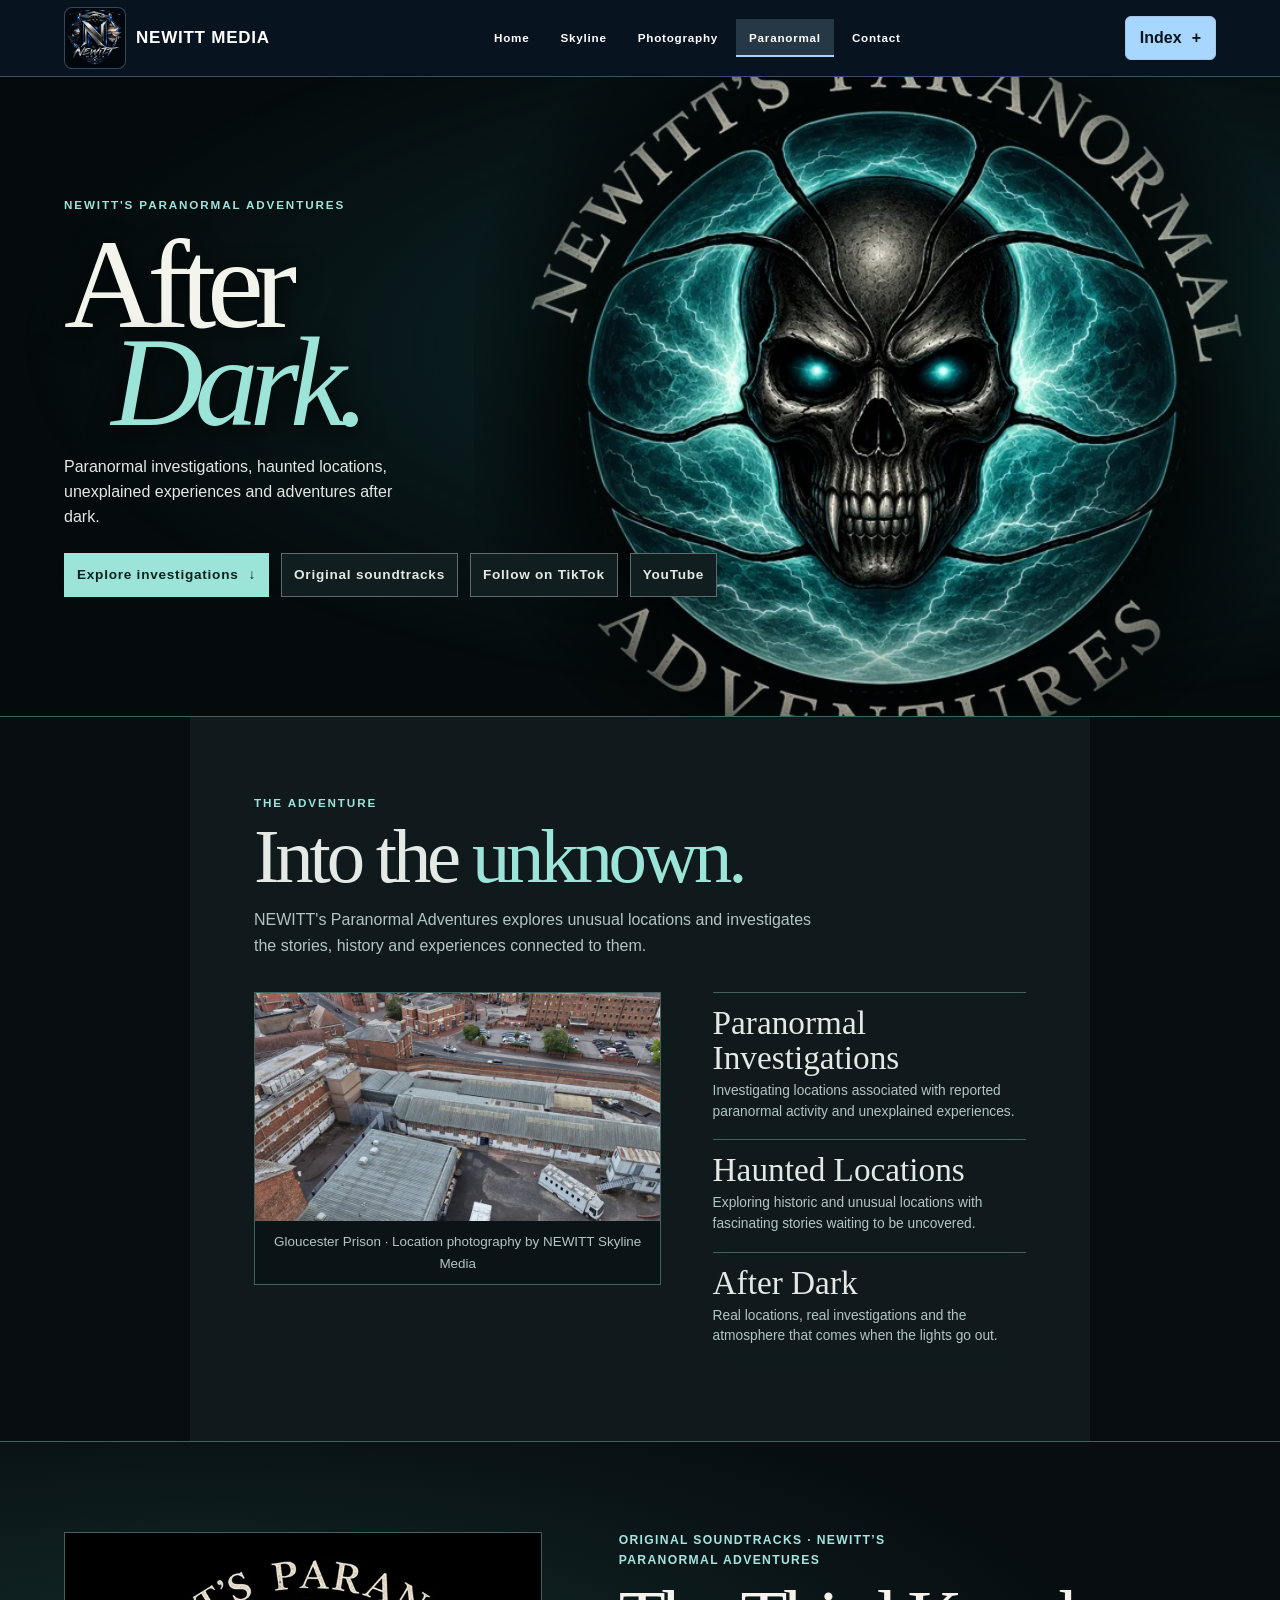
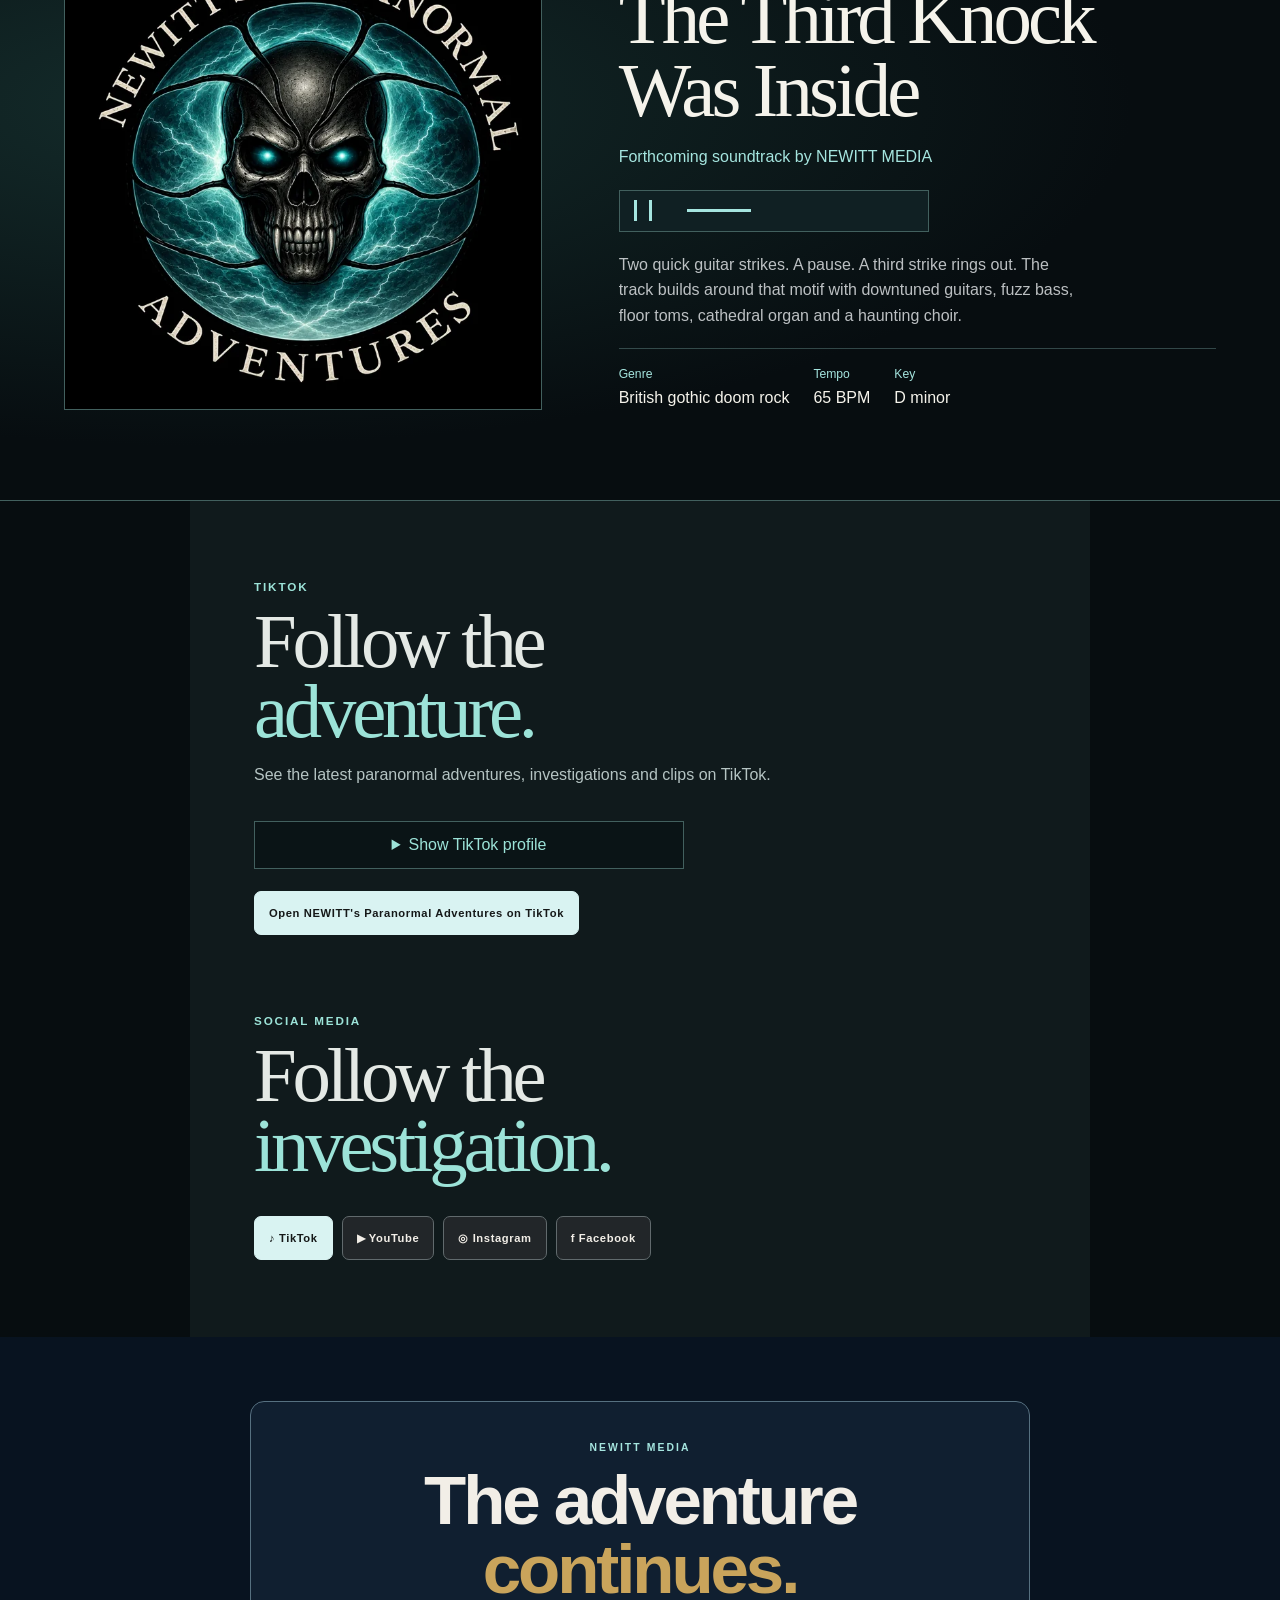
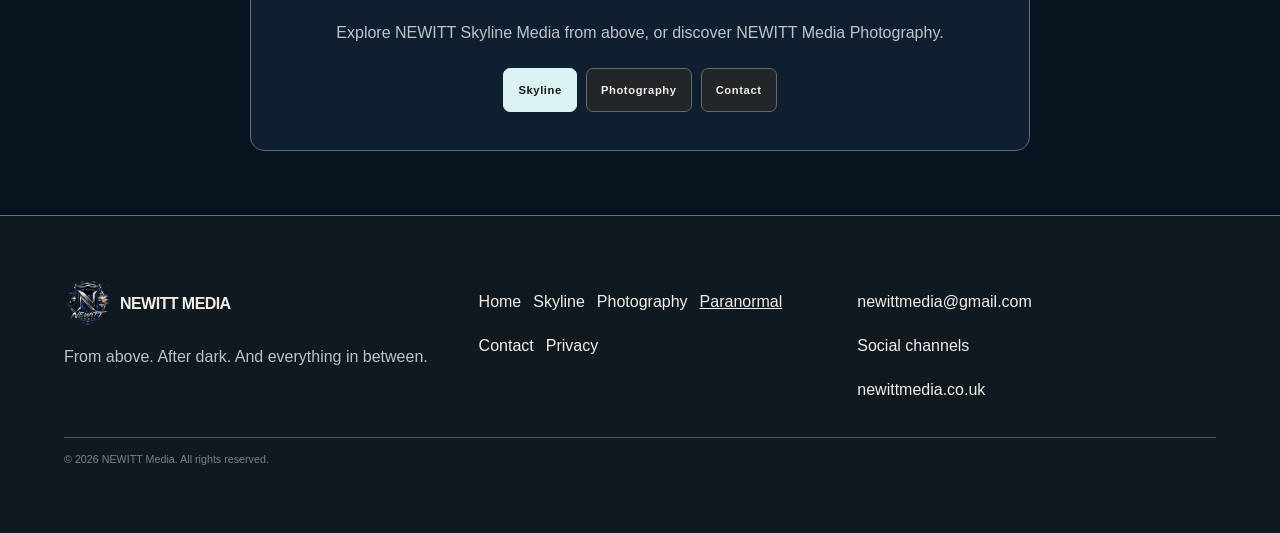
<file: public/paranormal.html>
<!doctype html>
<html lang="en-GB">

<head>

    <meta charset="utf-8">

    <meta
        name="viewport"
        content="width=device-width, initial-scale=1, viewport-fit=cover"
    >

    <meta
        name="theme-color"
        content="#020305"
    >

    <meta
        name="description"
        content="NEWITT's Paranormal Adventures. Paranormal investigations, haunted locations, unexplained experiences and adventures after dark."
    >

    <meta
        name="author"
        content="NEWITT Media"
    >

    <meta
        name="robots"
        content="index, follow, max-image-preview:large"
    >

    <meta
        name="referrer"
        content="strict-origin-when-cross-origin"
    >

    <meta
        name="format-detection"
        content="telephone=no"
    >

    <link
        rel="canonical"
        href="https://www.newittmedia.co.uk/paranormal.html"
    >


    <!-- =====================================================
         OPEN GRAPH
    ====================================================== -->

    <meta
        property="og:type"
        content="website"
    >

    <meta
        property="og:url"
        content="https://www.newittmedia.co.uk/paranormal.html"
    >

    <meta
        property="og:title"
        content="NEWITT's Paranormal Adventures | After Dark"
    >

    <meta
        property="og:description"
        content="Paranormal investigations, haunted locations and unexplained experiences from NEWITT's Paranormal Adventures."
    >

    <meta
        property="og:image"
        content="https://www.newittmedia.co.uk/paranormal-logo.png"
    >

    <meta
        property="og:image:alt"
        content="NEWITT's Paranormal Adventures logo"
    >

    <meta
        property="og:site_name"
        content="NEWITT Media"
    >


    <!-- =====================================================
         TWITTER / X
    ====================================================== -->

    <meta
        name="twitter:card"
        content="summary_large_image"
    >

    <meta
        name="twitter:title"
        content="NEWITT's Paranormal Adventures | After Dark"
    >

    <meta
        name="twitter:description"
        content="Paranormal investigations, haunted locations and unexplained experiences from NEWITT's Paranormal Adventures."
    >

    <meta
        name="twitter:image"
        content="https://www.newittmedia.co.uk/paranormal-logo.png"
    >

    <meta
        name="twitter:image:alt"
        content="NEWITT's Paranormal Adventures logo"
    >


    <title>
        NEWITT's Paranormal Adventures | After Dark
    </title>


    <!-- =====================================================
         STRUCTURED DATA
    ====================================================== -->

    <script type="application/ld+json">
    {
        "@context": "https://schema.org",
        "@type": "Organization",
        "name": "NEWITT's Paranormal Adventures",
        "url": "https://www.newittmedia.co.uk/paranormal.html",
        "logo": "https://www.newittmedia.co.uk/paranormal-logo.png",
        "description": "NEWITT's Paranormal Adventures explores haunted locations, paranormal investigations and unexplained experiences.",
        "parentOrganization": {
            "@type": "Organization",
            "name": "NEWITT Media",
            "url": "https://www.newittmedia.co.uk/"
        },
        "sameAs": [
            "https://www.tiktok.com/@nw13ttt",
            "https://www.youtube.com/@NewittsParanormalAdventures",
            "https://www.instagram.com/nw13ttt/",
            "https://www.facebook.com/share/1AiSkdbyM4/"
        ]
    }
    </script>


    <!-- =====================================================
         MASTER STYLESHEET
    ====================================================== -->

    <link
        rel="stylesheet"
        href="style.css"
    >


    <link rel="stylesheet" href="studio.css?v=2">
    <link rel="stylesheet" href="editorial.css?v=4">
    <script src="editorial.js" defer></script>
    <link rel="stylesheet" href="moonlit.css?v=3">
    <script src="moonlit.js?v=2" defer></script>
    <link rel="stylesheet" href="paranormal.css">
    <script src="paranormal.js" defer></script>
</head>


<body
    id="top"
    class="paranormal-page"
>


<!-- =====================================================
     SITE HEADER
===================================================== -->

<a class="studio-skip-link" href="#main-content">Skip to content</a>
<header class="site-header editorial-header">
    <div class="container nav">
        <a class="editorial-brand" href="index.html" aria-label="NEWITT MEDIA home">
            <span class="brand-mark"><img src="newitt-media-logo.png" srcset="media/header-emblem.webp" alt="" width="64" height="64" fetchpriority="high"></span>
            <span>NEWITT <strong>MEDIA</strong></span>
        </a>
        <button class="menu-toggle" type="button" aria-expanded="false" aria-controls="main-menu" aria-label="Open navigation menu"><span></span><span></span><span></span></button>
        <nav class="nav-links" id="main-menu" aria-label="Main navigation"><a href="index.html">Home</a><a href="skyline.html">Skyline</a><a href="photography.html">Photography</a><a href="paranormal.html" aria-current="page">Paranormal</a><a href="contact.html">Contact</a></nav>
        <button class="editorial-menu-open" type="button" aria-haspopup="dialog" aria-controls="editorial-menu">Index <span aria-hidden="true">+</span></button>
    </div>
</header>
<dialog id="editorial-menu" class="editorial-menu" aria-labelledby="editorial-menu-title">
    <div class="editorial-menu-head">
        <div class="menu-identity"><span class="brand-mark"><img src="newitt-media-logo.png" srcset="media/header-emblem.webp" alt="" width="64" height="64"></span><p id="editorial-menu-title">NEWITT MEDIA</p></div>
        <form method="dialog"><button type="submit" autofocus>Close <span aria-hidden="true">×</span></button></form>
    </div>
    <nav aria-label="Site index"><a href="index.html"><span aria-hidden="true">01</span> Home</a><a href="skyline.html"><span aria-hidden="true">02</span> Skyline</a><a href="photography.html"><span aria-hidden="true">03</span> Photography</a><a href="paranormal.html" aria-current="page"><span aria-hidden="true">04</span> Paranormal</a><a href="contact.html"><span aria-hidden="true">05</span> Contact</a><a href="privacy.html"><span aria-hidden="true">06</span> Privacy</a></nav>
</dialog>


<!-- =====================================================
     MAIN
===================================================== -->

<main id="main-content" tabindex="-1">


<!-- =====================================================
     PARANORMAL HERO
===================================================== -->

<section class="paranormal-hero division-opening" data-lens="paranormal" aria-labelledby="after-dark-title">
    <figure class="after-dark-mark"><img src="media/moonlit/after-dark.webp" width="700" height="700" alt="Newitt’s Paranormal Adventures teal skull emblem" fetchpriority="high"></figure>


    <div class="container paranormal-hero-content">

        

        <div class="eyebrow">
            NEWITT's Paranormal Adventures
        </div>

        <h1 id="after-dark-title">
            <span>After <em>Dark.</em></span>
        </h1>

        <p>
            Paranormal investigations, haunted locations,
            unexplained experiences and adventures after dark.
        </p>

        <div class="hero-actions">
            <a class="button primary" href="#investigations">Explore investigations <span aria-hidden="true">↓</span></a>
            <a class="button secondary" href="#original-soundtracks">Original soundtracks</a>


            <a
                href="https://www.tiktok.com/@nw13ttt"
                target="_blank"
                rel="noopener noreferrer"
                class="button secondary"
            >
                Follow on TikTok
            </a>

            <a
                href="https://www.youtube.com/@NewittsParanormalAdventures"
                target="_blank"
                rel="noopener noreferrer"
                class="button secondary"
            >
                YouTube
            </a>

        </div>

    </div>

</section>


<!-- =====================================================
     ABOUT
===================================================== -->

<section class="about paranormal-investigations" id="investigations" aria-labelledby="investigations-title">

    <div class="container">

        <div class="section-heading">

            <div class="eyebrow">
                The Adventure
            </div>

            <h2 id="investigations-title">
                Into the
                <span>unknown.</span>
            </h2>

            <p>
                NEWITT's Paranormal Adventures explores
                unusual locations and investigates the stories,
                history and experiences connected to them.
            </p>

        </div>


        <div class="investigation-layout">
            <figure class="paranormal-location">
                <img src="media/photography/gloucester-02-960.webp"
                     srcset="media/photography/gloucester-02-480.webp 480w, media/photography/gloucester-02-960.webp 960w, media/photography/gloucester-02-1440.webp 1440w"
                     sizes="(max-width: 800px) 94vw, 52vw"
                     width="960" height="540" alt="Aerial view of Gloucester Prison and the surrounding streets"
                     loading="lazy" decoding="async">
                <figcaption>Gloucester Prison · Location photography by NEWITT Skyline Media</figcaption>
            </figure>
            <div class="investigation-grid">

                <article class="investigation-card">

                    <h3>
                        Paranormal Investigations
                    </h3>

                    <p>
                        Investigating locations associated with
                        reported paranormal activity and unexplained
                        experiences.
                    </p>

                </article>


                <article class="investigation-card">

                    <h3>
                        Haunted Locations
                    </h3>

                    <p>
                        Exploring historic and unusual locations
                        with fascinating stories waiting to be uncovered.
                    </p>

                </article>


                <article class="investigation-card">

                    <h3>
                        After Dark
                    </h3>

                    <p>
                        Real locations, real investigations and
                        the atmosphere that comes when the lights go out.
                    </p>

                </article>

            </div>
        </div>

    </div>

</section>


<section class="after-dark-soundtrack" id="original-soundtracks" aria-labelledby="original-soundtracks-title">
    <div class="container after-dark-record">
        <div class="after-dark-record-art">
            <img src="media/moonlit/after-dark.webp" alt="Newitt’s Paranormal Adventures skull emblem" width="700" height="700" loading="lazy" decoding="async">
        </div>
        <div class="after-dark-record-copy">
            <p class="original-label">Original Soundtracks · Newitt’s Paranormal Adventures</p>
            <h2 id="original-soundtracks-title">The Third Knock Was Inside</h2>
            <p class="after-dark-release">Forthcoming soundtrack by NEWITT MEDIA</p>
            <span class="after-dark-knocks" aria-hidden="true"><i></i><i></i><i></i></span>
            <p>Two quick guitar strikes. A pause. A third strike rings out. The track builds around that motif with downtuned guitars, fuzz bass, floor toms, cathedral organ and a haunting choir.</p>
            <dl class="after-dark-specs">
                <div><dt>Genre</dt><dd>British gothic doom rock</dd></div>
                <div><dt>Tempo</dt><dd>65 BPM</dd></div>
                <div><dt>Key</dt><dd>D minor</dd></div>
            </dl>
        </div>
    </div>
</section>

<!-- =====================================================
     TIKTOK PREVIEW
===================================================== -->

<section class="about paranormal-channels" aria-labelledby="tiktok-title">

    <div class="container">

        <div class="section-heading">

            <div class="eyebrow">
                TikTok
            </div>

            <h2 id="tiktok-title">
                Follow the
                <span>adventure.</span>
            </h2>

            <p>
                See the latest paranormal adventures,
                investigations and clips on TikTok.
            </p>

        </div>


        <!-- =================================================
             RESPONSIVE TIKTOK CREATOR PROFILE
        ================================================== -->

        <details class="tiktok-preview">
            <summary>Show TikTok profile</summary>

            <blockquote
                class="tiktok-embed"
                cite="https://www.tiktok.com/@nw13ttt"
                data-unique-id="nw13ttt"
                data-embed-type="creator"
            >

                <section>

                    <a
                        target="_blank"
                        href="https://www.tiktok.com/@nw13ttt"
                        rel="noopener noreferrer"
                    >
                        @nw13ttt
                    </a>

                </section>

            </blockquote>
        </details>


        <div class="hero-actions">

            <a
                href="https://www.tiktok.com/@nw13ttt"
                target="_blank"
                rel="noopener noreferrer"
                class="button primary"
            >
                Open NEWITT's Paranormal Adventures on TikTok
            </a>

        </div>

    </div>

</section>


<!-- =====================================================
     SOCIAL MEDIA
===================================================== -->

<section class="about paranormal-channels paranormal-social" aria-labelledby="paranormal-social-title">

    <div class="container">

        <div class="section-heading">

            <div class="eyebrow">
                Social Media
            </div>

            <h2 id="paranormal-social-title">
                Follow the
                <span>investigation.</span>
            </h2>

        </div>


        <div class="hero-actions">


            <a
                href="https://www.tiktok.com/@nw13ttt"
                target="_blank"
                rel="noopener noreferrer"
                class="button primary"
            >
                ♪ TikTok
            </a>


            <a
                href="https://www.youtube.com/@NewittsParanormalAdventures"
                target="_blank"
                rel="noopener noreferrer"
                class="button secondary"
            >
                ▶ YouTube
            </a>


            <a
                href="https://www.instagram.com/nw13ttt/"
                target="_blank"
                rel="noopener noreferrer"
                class="button secondary"
            >
                ◎ Instagram
            </a>


            <a
                href="https://www.facebook.com/share/1AiSkdbyM4/"
                target="_blank"
                rel="noopener noreferrer"
                class="button secondary"
            >
                f Facebook
            </a>

        </div>

    </div>

</section>


<!-- =====================================================
     NEWITT MEDIA CROSS-LINK
===================================================== -->



<section class="home-cta">

    <div class="container">

        <div class="cta-panel">

            <div class="eyebrow">
                NEWITT Media
            </div>

            <h2>
                The adventure
                <span>continues.</span>
            </h2>

            <p>
                Explore NEWITT Skyline Media from above,
                or discover NEWITT Media Photography.
            </p>


            <div class="hero-actions">

                <a
                    href="skyline.html"
                    class="button primary"
                >
                    Skyline
                </a>


                <a
                    href="photography.html"
                    class="button secondary"
                >
                    Photography
                </a>


                <a
                    href="contact.html"
                    class="button secondary"
                >
                    Contact
                </a>

            </div>

        </div>

    </div>

</section>


</main>


<!-- =====================================================
     BACK TO TOP
===================================================== -->

<a
    href="#top"
    class="back-to-top"
    id="back-to-top"
    aria-label="Back to top"
>
    ↑
</a>


<!-- =====================================================
     FOOTER
===================================================== -->

<footer class="site-footer editorial-footer">
    <div class="container">
        <div class="editorial-footer-grid">
            <div>
                <a class="editorial-brand" href="index.html"><img src="newitt-media-logo.png" srcset="media/header-emblem.webp" loading="lazy" decoding="async" alt="" width="52" height="52"><span>NEWITT <strong>MEDIA</strong></span></a>
                <p>From above. After dark. And everything in between.</p>
            </div>
            <nav class="studio-footer-links" aria-label="Footer navigation"><a href="index.html">Home</a><a href="skyline.html">Skyline</a><a href="photography.html">Photography</a><a href="paranormal.html" aria-current="page">Paranormal</a><a href="contact.html">Contact</a><a href="privacy.html">Privacy</a></nav>
            <div class="editorial-footer-contact">
                <a href="mailto:newittmedia@gmail.com">newittmedia@gmail.com</a>
                <a href="index.html#social">Social channels</a>
                <a href="https://newittmedia.co.uk/">newittmedia.co.uk</a>
            </div>
        </div>
        <p class="copyright">© 2026 NEWITT Media. All rights reserved.</p>
    </div>
</footer>


<!-- =====================================================
     TIKTOK EMBED ENGINE
===================================================== -->



<!-- =====================================================
     MASTER JAVASCRIPT
===================================================== -->

<script
    src="script.js"
    defer
></script>


</body>

</html>
</file>
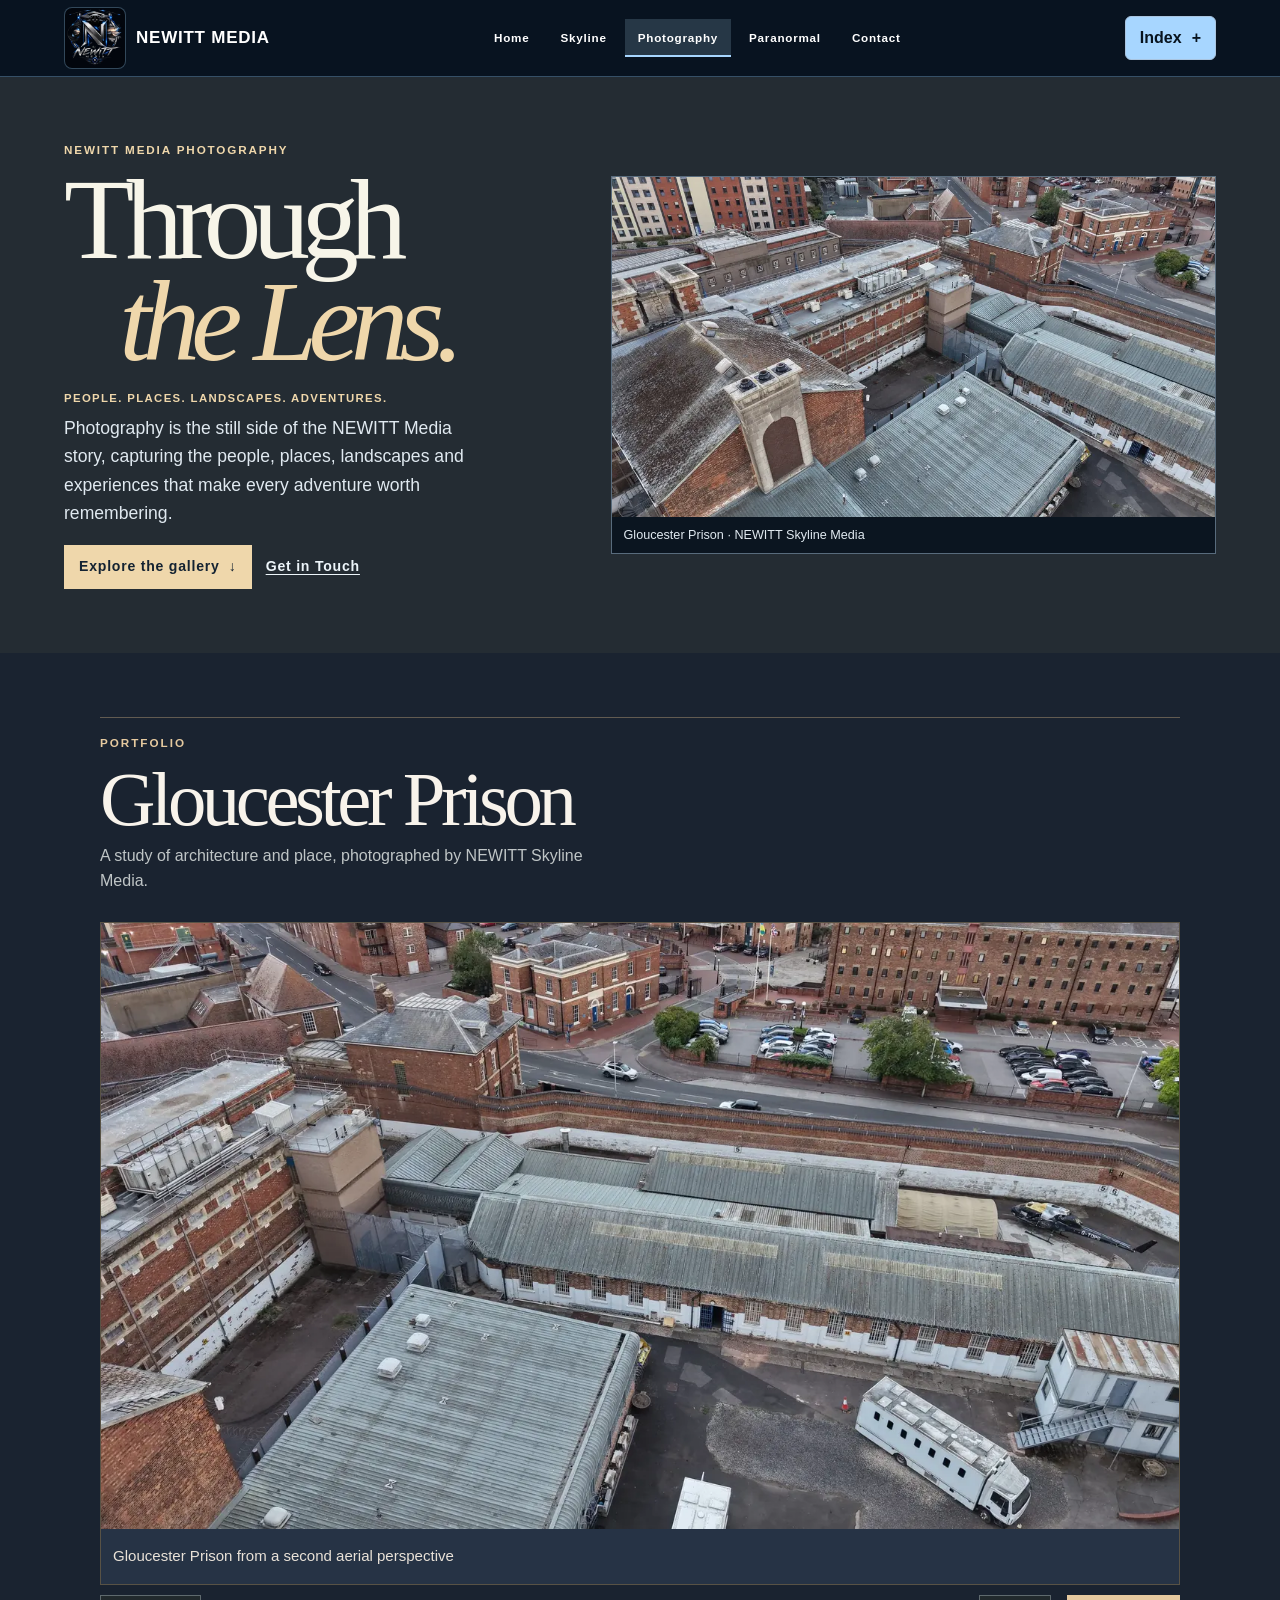
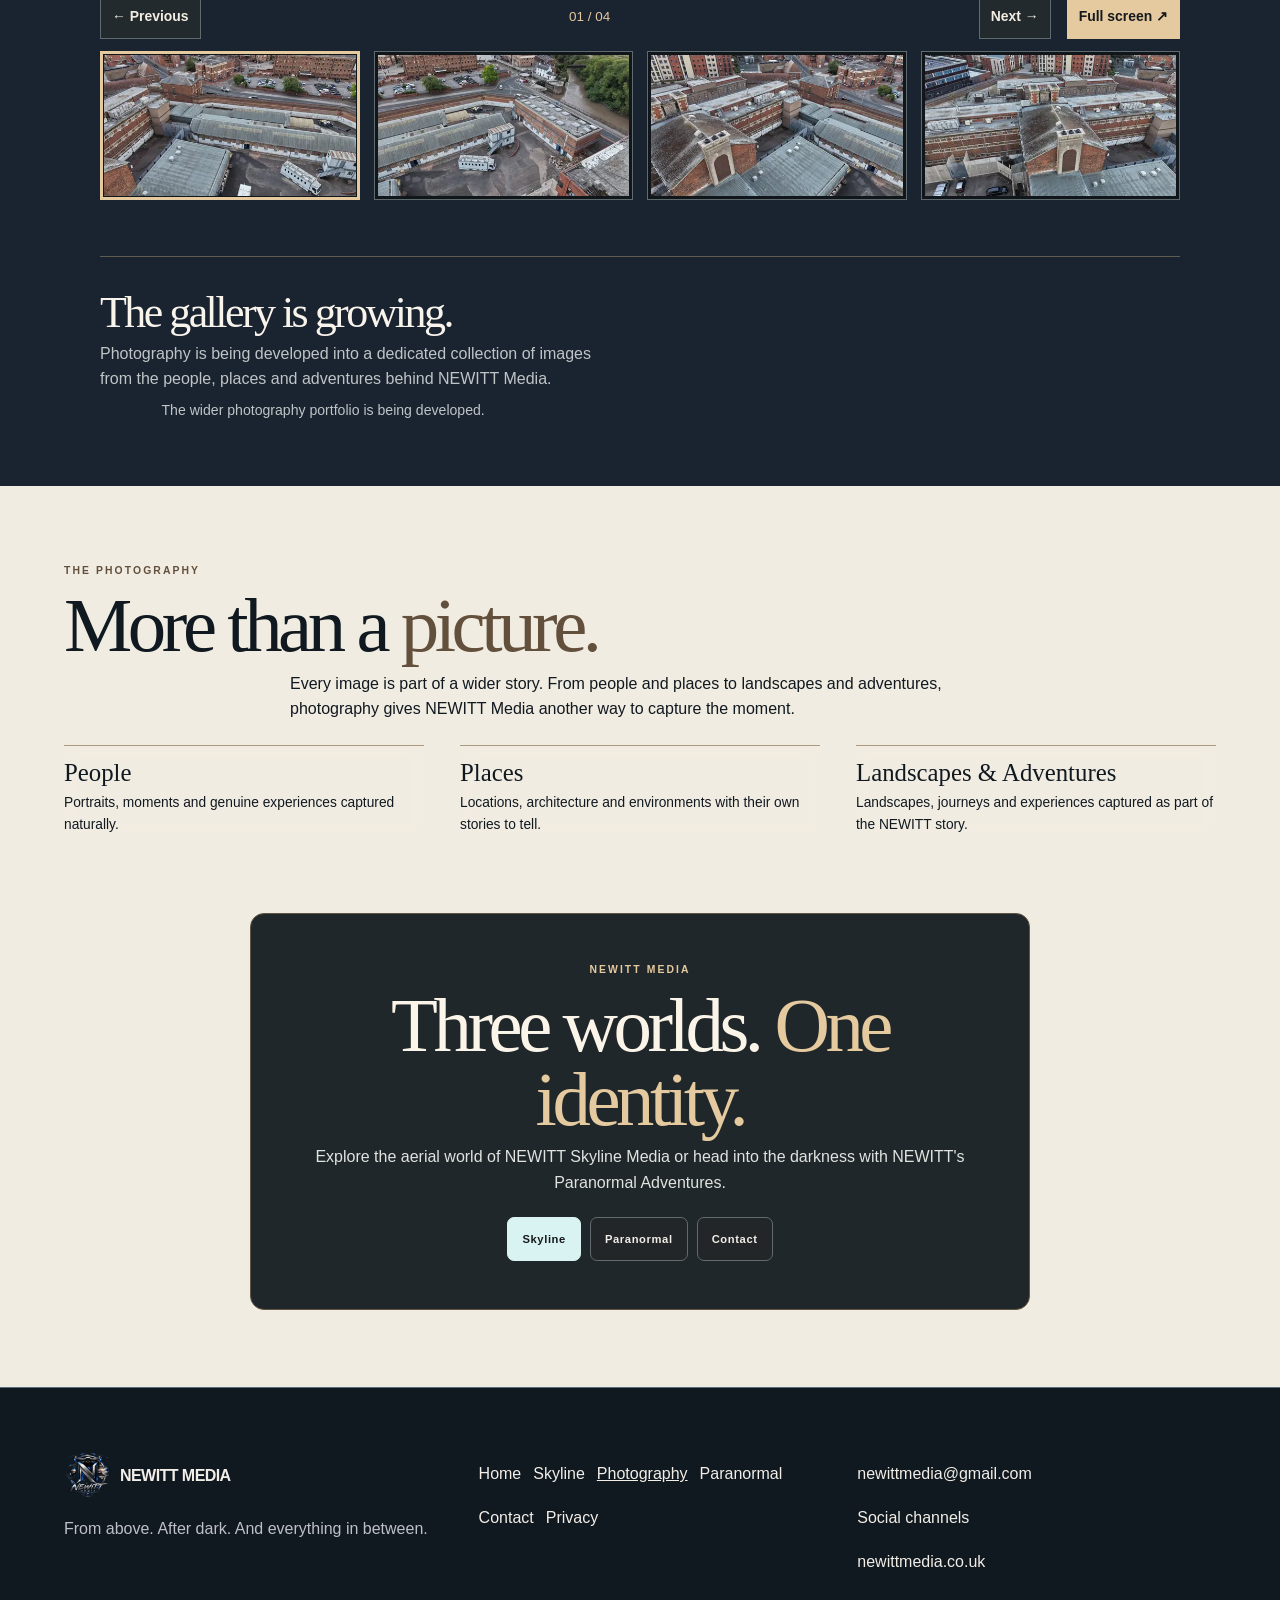
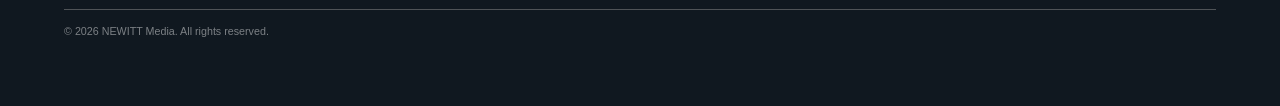
<file: public/photography.html>
<!doctype html>
<html lang="en-GB">

<head>

    <meta charset="utf-8">

    <meta
        name="viewport"
        content="width=device-width, initial-scale=1, viewport-fit=cover"
    >

    <meta
        name="theme-color"
        content="#020305"
    >

    <meta
        name="description"
        content="NEWITT Media Photography. People, places, landscapes and adventures captured through photography and visual storytelling."
    >

    <meta
        name="author"
        content="NEWITT Media"
    >

    <meta
        name="robots"
        content="index, follow, max-image-preview:large"
    >

    <meta
        name="referrer"
        content="strict-origin-when-cross-origin"
    >

    <meta
        name="format-detection"
        content="telephone=no"
    >

    <link
        rel="canonical"
        href="https://www.newittmedia.co.uk/photography.html"
    >


    <!-- =====================================================
         OPEN GRAPH
    ====================================================== -->

    <meta
        property="og:type"
        content="website"
    >

    <meta
        property="og:url"
        content="https://www.newittmedia.co.uk/photography.html"
    >

    <meta
        property="og:title"
        content="NEWITT Media Photography | People. Places. Adventures."
    >

    <meta
        property="og:description"
        content="Photography from NEWITT Media, capturing people, places, landscapes and adventures."
    >

    <meta
        property="og:image"
        content="https://www.newittmedia.co.uk/newitt-media-logo.png"
    >

    <meta
        property="og:image:alt"
        content="NEWITT Media logo"
    >

    <meta
        property="og:site_name"
        content="NEWITT Media"
    >


    <!-- =====================================================
         TWITTER / X
    ====================================================== -->

    <meta
        name="twitter:card"
        content="summary_large_image"
    >

    <meta
        name="twitter:title"
        content="NEWITT Media Photography | People. Places. Adventures."
    >

    <meta
        name="twitter:description"
        content="Photography from NEWITT Media, capturing people, places, landscapes and adventures."
    >

    <meta
        name="twitter:image"
        content="https://www.newittmedia.co.uk/newitt-media-logo.png"
    >

    <meta
        name="twitter:image:alt"
        content="NEWITT Media logo"
    >


    <title>
        NEWITT Media Photography | People. Places. Adventures.
    </title>


    <!-- =====================================================
         STRUCTURED DATA
    ====================================================== -->

    <script type="application/ld+json">
    {
        "@context": "https://schema.org",
        "@type": "Organization",
        "name": "NEWITT Media Photography",
        "url": "https://www.newittmedia.co.uk/photography.html",
        "logo": "https://www.newittmedia.co.uk/newitt-media-logo.png",
        "description": "Photography from NEWITT Media, covering people, places, landscapes, adventures and visual storytelling.",
        "parentOrganization": {
            "@type": "Organization",
            "name": "NEWITT Media",
            "url": "https://www.newittmedia.co.uk/"
        }
    }
    </script>


    <!-- =====================================================
         MASTER STYLESHEET
    ====================================================== -->

    <link
        rel="stylesheet"
        href="style.css"
    >


    <link rel="stylesheet" href="studio.css?v=2">
    <link rel="stylesheet" href="editorial.css?v=4">
    <script src="editorial.js" defer></script>
    <link rel="stylesheet" href="moonlit.css?v=5">
    <link rel="stylesheet" href="photography.css">
    <script src="photography.js" defer></script>
    <link rel="stylesheet" href="studio-pages.css">
</head>


<body
    id="top"
    class="photography-page studio-page"
>


<!-- =====================================================
     SITE HEADER
===================================================== -->

<a class="studio-skip-link" href="#main-content">Skip to content</a>
<header class="site-header editorial-header">
    <div class="container nav">
        <a class="editorial-brand" href="index.html" aria-label="NEWITT MEDIA home">
            <span class="brand-mark"><img src="newitt-media-logo.png" srcset="media/header-emblem.webp" alt="" width="64" height="64" fetchpriority="high"></span>
            <span>NEWITT <strong>MEDIA</strong></span>
        </a>
        <button class="menu-toggle" type="button" aria-expanded="false" aria-controls="main-menu" aria-label="Open navigation menu"><span></span><span></span><span></span></button>
        <nav class="nav-links" id="main-menu" aria-label="Main navigation"><a href="index.html">Home</a><a href="skyline.html">Skyline</a><a href="photography.html" aria-current="page">Photography</a><a href="paranormal.html">Paranormal</a><a href="contact.html">Contact</a></nav>
        <button class="editorial-menu-open" type="button" aria-haspopup="dialog" aria-controls="editorial-menu">Index <span aria-hidden="true">+</span></button>
    </div>
</header>
<dialog id="editorial-menu" class="editorial-menu" aria-labelledby="editorial-menu-title">
    <div class="editorial-menu-head">
        <div class="menu-identity"><span class="brand-mark"><img src="newitt-media-logo.png" srcset="media/header-emblem.webp" alt="" width="64" height="64"></span><p id="editorial-menu-title">NEWITT MEDIA</p></div>
        <form method="dialog"><button type="submit" autofocus>Close <span aria-hidden="true">×</span></button></form>
    </div>
    <nav aria-label="Site index"><a href="index.html"><span aria-hidden="true">01</span> Home</a><a href="skyline.html"><span aria-hidden="true">02</span> Skyline</a><a href="photography.html" aria-current="page"><span aria-hidden="true">03</span> Photography</a><a href="paranormal.html"><span aria-hidden="true">04</span> Paranormal</a><a href="contact.html"><span aria-hidden="true">05</span> Contact</a><a href="privacy.html"><span aria-hidden="true">06</span> Privacy</a></nav>
</dialog>


<!-- =====================================================
     MAIN
===================================================== -->

<main id="main-content" tabindex="-1">


<!-- =====================================================
     PHOTOGRAPHY HERO
===================================================== -->

<section class="photography-hero studio-opening" aria-labelledby="photography-title" data-lens="photography">

    <figure class="photography-hero-image studio-opening-image">
        <img src="media/photography/gloucester-03-960.webp"
             srcset="media/photography/gloucester-03-480.webp 480w, media/photography/gloucester-03-960.webp 960w, media/photography/gloucester-03-1440.webp 1440w"
             sizes="(max-width: 760px) 94vw, 58vw" width="960" height="540" alt="Aerial photograph of Gloucester Prison and neighbouring streets" fetchpriority="high" decoding="async">
        <figcaption>Gloucester Prison · NEWITT Skyline Media</figcaption>
    </figure>

    <div class="container photography-hero-content">

        <div class="eyebrow">
            NEWITT Media Photography
        </div>


        <h1 id="photography-title">
            <span>Through</span>
            <em>the Lens.</em>
        </h1>


        <p class="hero-tagline">
            PEOPLE. PLACES. LANDSCAPES. ADVENTURES.
        </p>


        <div class="photography-statement">

            <p>
                Photography is the still side of the
                NEWITT Media story, capturing the people,
                places, landscapes and experiences that
                make every adventure worth remembering.
            </p>

        </div>


        <div class="hero-actions">

            <a
                href="#portfolio"
                class="photography-action"
            >
                Explore the gallery <span aria-hidden="true">↓</span>
            </a>


            <a
                href="contact.html"
                class="photography-contact"
            >
                Get in Touch
            </a>

        </div>

    </div>

</section>

<section class="photography-exhibition" id="portfolio" tabindex="-1" aria-labelledby="exhibition-title">
    <div class="container exhibition-inner">
        <header class="exhibition-intro">
            <div class="eyebrow">Portfolio</div>
            <h2 id="exhibition-title">Gloucester Prison</h2>
            <p>A study of architecture and place, photographed by NEWITT Skyline Media.</p>
        </header>

        <div class="photography-stage" role="group" aria-label="Gloucester Prison photographs">
            <figure class="photography-plate" data-original="media/skyline/Gloucester-prison-aerial-02.JPG">
                <img src="media/photography/gloucester-02-960.webp" srcset="media/photography/gloucester-02-480.webp 480w, media/photography/gloucester-02-960.webp 960w, media/photography/gloucester-02-1440.webp 1440w" sizes="(max-width: 760px) calc(100vw - 32px), (max-width: 1180px) 90vw, 1080px" alt="Gloucester Prison from a second aerial perspective" width="2400" height="1350" loading="eager" decoding="async" draggable="false">
                <noscript><a href="media/skyline/Gloucester-prison-aerial-02.JPG">Open original photograph</a></noscript>
                <figcaption>Gloucester Prison from a second aerial perspective</figcaption>
            </figure>
            <figure class="photography-plate" data-original="media/skyline/Gloucester-prison-aerial-01.JPG">
                <img src="media/photography/gloucester-01-960.webp" srcset="media/photography/gloucester-01-480.webp 480w, media/photography/gloucester-01-960.webp 960w, media/photography/gloucester-01-1440.webp 1440w" sizes="(max-width: 760px) calc(100vw - 32px), (max-width: 1180px) 90vw, 1080px" alt="Gloucester Prison and the surrounding city" width="2400" height="1350" loading="lazy" decoding="async" draggable="false">
                <noscript><a href="media/skyline/Gloucester-prison-aerial-01.JPG">Open original photograph</a></noscript>
                <figcaption>Gloucester Prison and the surrounding city</figcaption>
            </figure>
            <figure class="photography-plate" data-original="media/skyline/Gloucester-prison-aerial-03.JPG">
                <img src="media/photography/gloucester-03-960.webp" srcset="media/photography/gloucester-03-480.webp 480w, media/photography/gloucester-03-960.webp 960w, media/photography/gloucester-03-1440.webp 1440w" sizes="(max-width: 760px) calc(100vw - 32px), (max-width: 1180px) 90vw, 1080px" alt="The prison grounds and neighbouring streets" width="2400" height="1350" loading="lazy" decoding="async" draggable="false">
                <noscript><a href="media/skyline/Gloucester-prison-aerial-03.JPG">Open original photograph</a></noscript>
                <figcaption>The prison grounds and neighbouring streets</figcaption>
            </figure>
            <figure class="photography-plate" data-original="media/skyline/Gloucester-prison-aerial-04.JPG">
                <img src="media/photography/gloucester-04-960.webp" srcset="media/photography/gloucester-04-480.webp 480w, media/photography/gloucester-04-960.webp 960w, media/photography/gloucester-04-1440.webp 1440w" sizes="(max-width: 760px) calc(100vw - 32px), (max-width: 1180px) 90vw, 1080px" alt="An aerial view across Gloucester" width="2400" height="1350" loading="lazy" decoding="async" draggable="false">
                <noscript><a href="media/skyline/Gloucester-prison-aerial-04.JPG">Open original photograph</a></noscript>
                <figcaption>An aerial view across Gloucester</figcaption>
            </figure>
        </div>

        <div class="photography-navigation" hidden>
            <div class="photography-controls" role="group" aria-label="Gallery controls">
                <button type="button" data-photo-step="-1"><span aria-hidden="true">←</span> Previous</button>
                <span class="photography-count" data-photo-count aria-hidden="true">01 / 04</span>
                <button type="button" data-photo-step="1">Next <span aria-hidden="true">→</span></button>
            </div>
            <button type="button" class="photography-open">Full screen <span aria-hidden="true">↗</span></button>
            <p class="photography-swipe-help">Swipe the photograph or choose a frame.</p>
            <div class="photography-thumbnails" role="group" aria-label="Choose a photograph">
                <button type="button" data-photo="0" aria-label="Gloucester Prison from a second aerial perspective">
                    <img src="media/photography/gloucester-02-480.webp" alt="" width="480" height="270" loading="lazy">
                </button>
                <button type="button" data-photo="1" aria-label="Gloucester Prison and the surrounding city">
                    <img src="media/photography/gloucester-01-480.webp" alt="" width="480" height="270" loading="lazy">
                </button>
                <button type="button" data-photo="2" aria-label="The prison grounds and neighbouring streets">
                    <img src="media/photography/gloucester-03-480.webp" alt="" width="480" height="270" loading="lazy">
                </button>
                <button type="button" data-photo="3" aria-label="An aerial view across Gloucester">
                    <img src="media/photography/gloucester-04-480.webp" alt="" width="480" height="270" loading="lazy">
                </button>
            </div>
        </div>
        <p class="photography-live" role="status"></p>

        <div class="photography-portfolio-heading">
            <h2>The gallery is growing.</h2>
            <p>Photography is being developed into a dedicated collection of images from the
                people, places and adventures behind NEWITT Media.</p>
        </div>
        <p class="gallery-note">The wider photography portfolio is being developed.</p>
    </div>
</section>

<section class="about photography-focus">

    <div class="container">

        <div class="section-heading">

            <div class="eyebrow">
                The Photography
            </div>

            <h2>
                More than a
                <span>picture.</span>
            </h2>

            <p>
                Every image is part of a wider story.
                From people and places to landscapes and
                adventures, photography gives NEWITT Media
                another way to capture the moment.
            </p>

        </div>


        <div class="photography-focus-grid">


            <article class="photography-focus-card">

                <h3>
                    People
                </h3>

                <p>
                    Portraits, moments and genuine experiences
                    captured naturally.
                </p>

            </article>


            <article class="photography-focus-card">

                <h3>
                    Places
                </h3>

                <p>
                    Locations, architecture and environments
                    with their own stories to tell.
                </p>

            </article>


            <article class="photography-focus-card">

                <h3>
                    Landscapes &amp; Adventures
                </h3>

                <p>
                    Landscapes, journeys and experiences
                    captured as part of the NEWITT story.
                </p>

            </article>


        </div>

    </div>

</section>

<!-- =====================================================
     CROSS-LINK
===================================================== -->

<section class="home-cta">

    <div class="container">

        <div class="cta-panel">

            <div class="eyebrow">
                NEWITT Media
            </div>


            <h2>
                Three worlds.
                <span>One identity.</span>
            </h2>


            <p>
                Explore the aerial world of NEWITT Skyline
                Media or head into the darkness with
                NEWITT's Paranormal Adventures.
            </p>


            <div class="hero-actions">

                <a
                    href="skyline.html"
                    class="button primary"
                >
                    Skyline
                </a>


                <a
                    href="paranormal.html"
                    class="button secondary"
                >
                    Paranormal
                </a>


                <a
                    href="contact.html"
                    class="button secondary"
                >
                    Contact
                </a>

            </div>

        </div>

    </div>

</section>


</main>


<!-- =====================================================
     BACK TO TOP
===================================================== -->

<a
    href="#top"
    class="back-to-top"
    id="back-to-top"
    aria-label="Back to top"
>
    ↑
</a>


<!-- =====================================================
     FOOTER
===================================================== -->

<footer class="site-footer editorial-footer">
    <div class="container">
        <div class="editorial-footer-grid">
            <div>
                <a class="editorial-brand" href="index.html"><img src="newitt-media-logo.png" srcset="media/header-emblem.webp" loading="lazy" decoding="async" alt="" width="52" height="52"><span>NEWITT <strong>MEDIA</strong></span></a>
                <p>From above. After dark. And everything in between.</p>
            </div>
            <nav class="studio-footer-links" aria-label="Footer navigation"><a href="index.html">Home</a><a href="skyline.html">Skyline</a><a href="photography.html" aria-current="page">Photography</a><a href="paranormal.html">Paranormal</a><a href="contact.html">Contact</a><a href="privacy.html">Privacy</a></nav>
            <div class="editorial-footer-contact">
                <a href="mailto:newittmedia@gmail.com">newittmedia@gmail.com</a>
                <a href="index.html#social">Social channels</a>
                <a href="https://newittmedia.co.uk/">newittmedia.co.uk</a>
            </div>
        </div>
        <p class="copyright">© 2026 NEWITT Media. All rights reserved.</p>
    </div>
</footer>


<!-- =====================================================
     PHOTOGRAPHY LIGHTBOX
===================================================== -->

<dialog class="photography-lightbox" id="photography-lightbox" aria-label="Full-size exhibition photograph">
    <div class="photography-viewer">
        <header class="photography-viewer-header">
            <span>Gloucester Prison</span>
            <button type="button" class="photography-close" autofocus>Close <span aria-hidden="true">×</span></button>
        </header>
        <figure class="photography-viewer-frame">
            <div class="photography-viewer-image">
                <img id="photography-lightbox-image" alt="" draggable="false">
            </div>
            <figcaption class="photography-viewer-caption" role="status"></figcaption>
        </figure>
        <div class="photography-controls" role="group" aria-label="Full-screen photo controls">
            <button type="button" data-photo-step="-1"><span aria-hidden="true">←</span> Previous</button>
            <span class="photography-count" data-photo-count aria-hidden="true"></span>
            <button type="button" data-photo-step="1">Next <span aria-hidden="true">→</span></button>
        </div>
        <a class="photography-original" target="_blank" rel="noopener">Open full-resolution original <span aria-hidden="true">↗</span></a>
    </div>
</dialog>


<!-- =====================================================
     MASTER JAVASCRIPT
===================================================== -->

<script
    src="script.js"
    defer
></script>


</body>

</html>
</file>
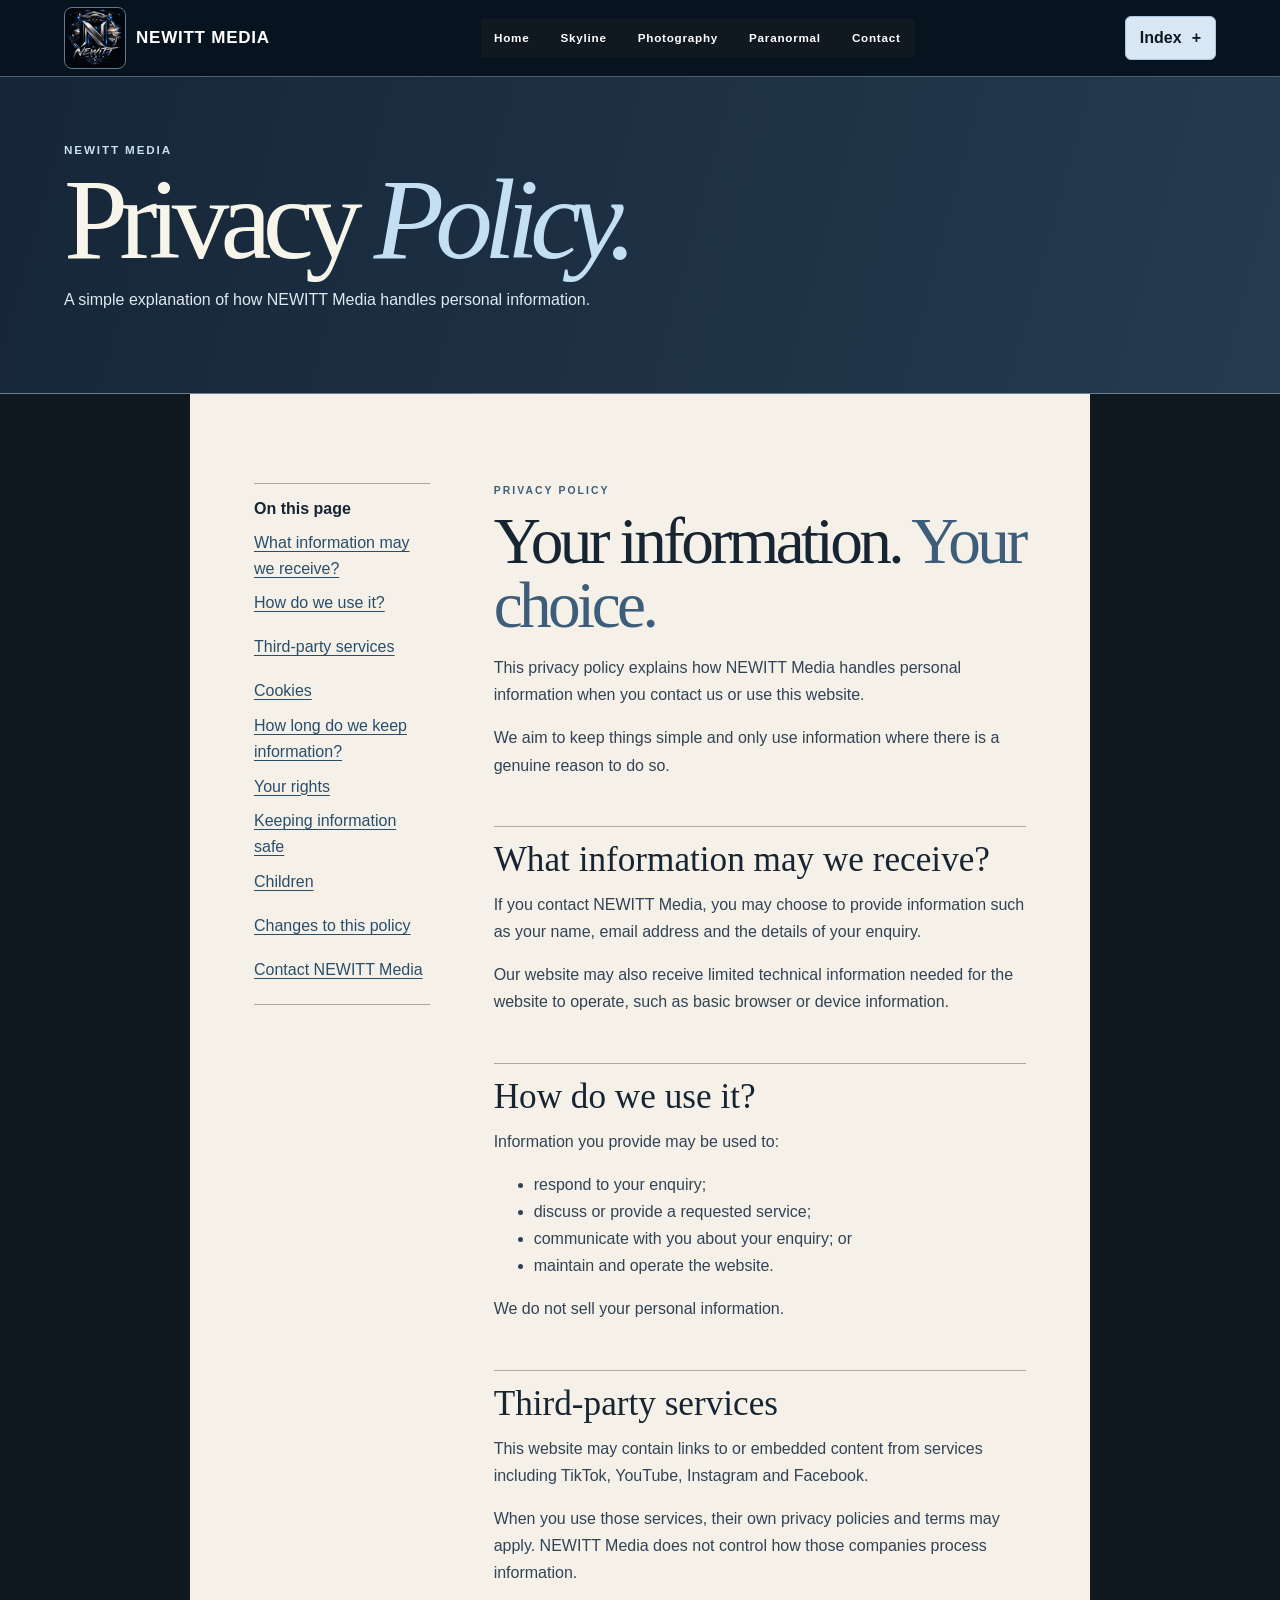
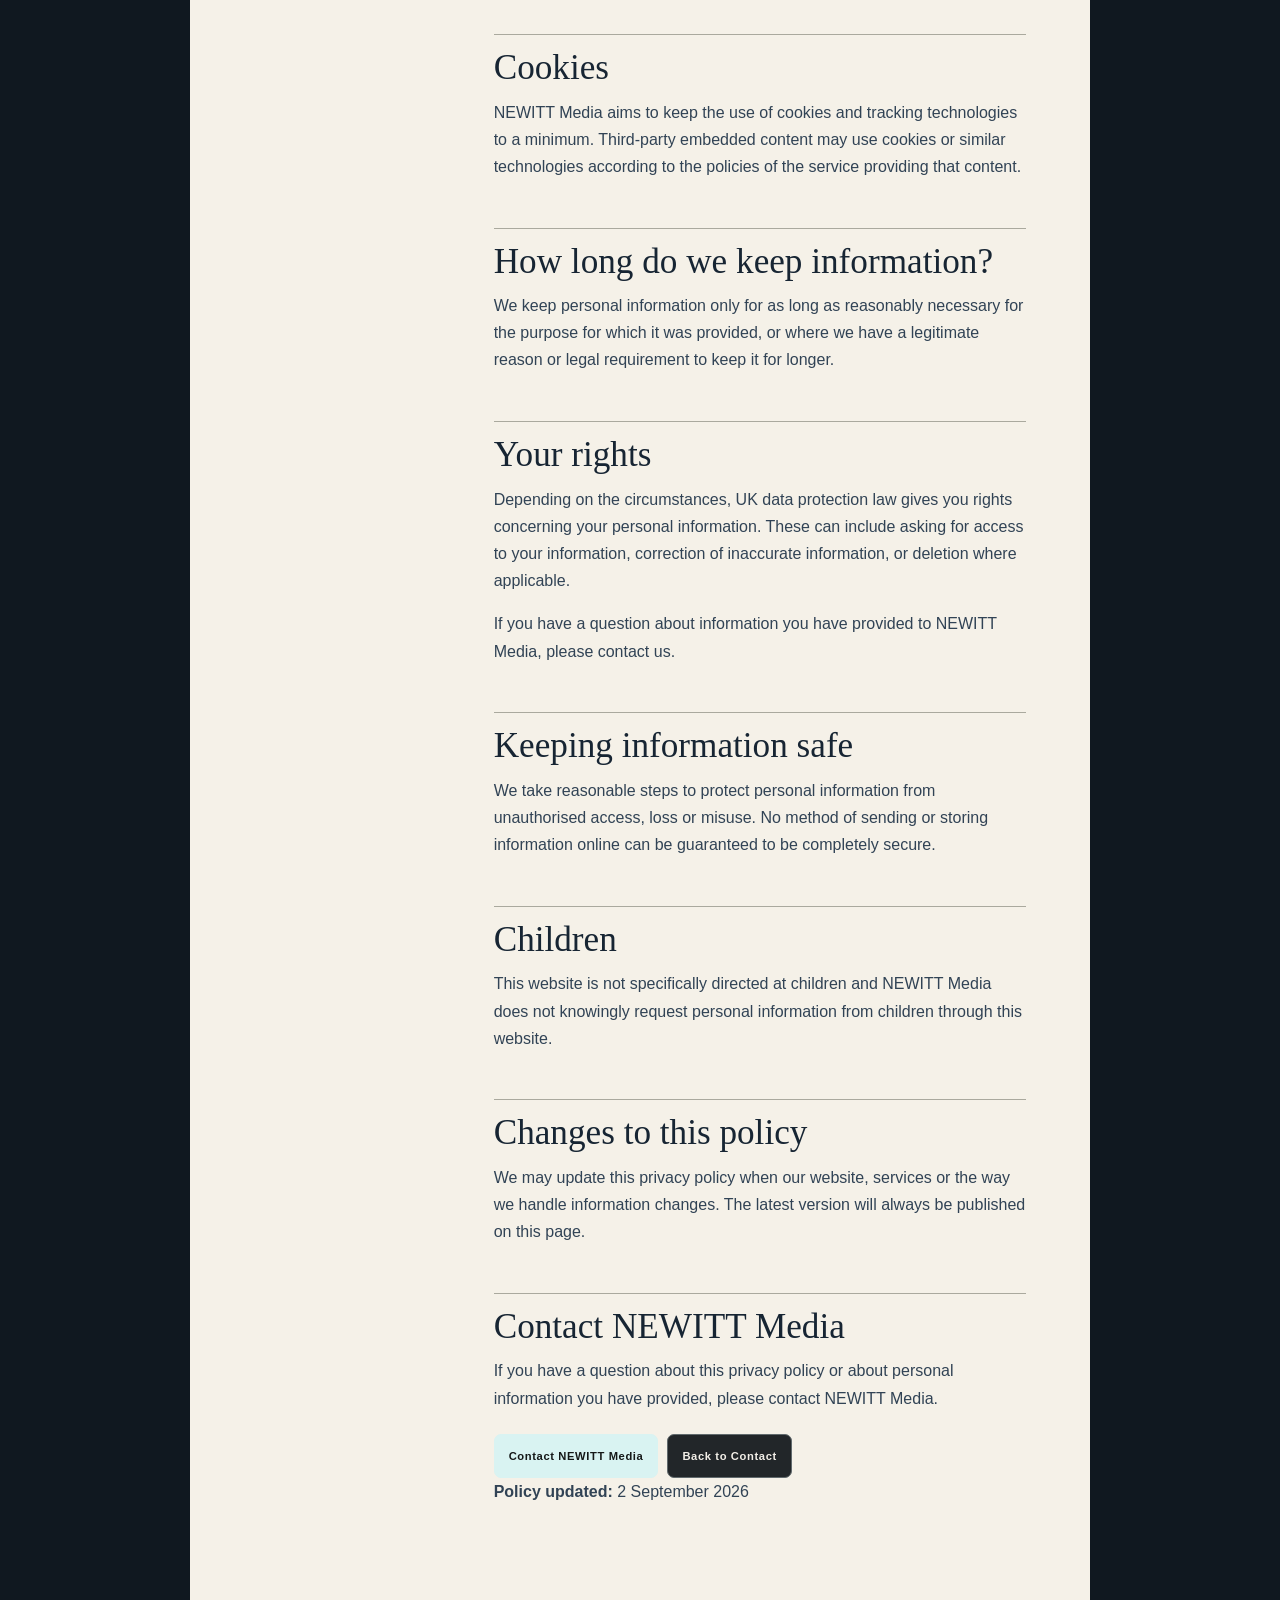
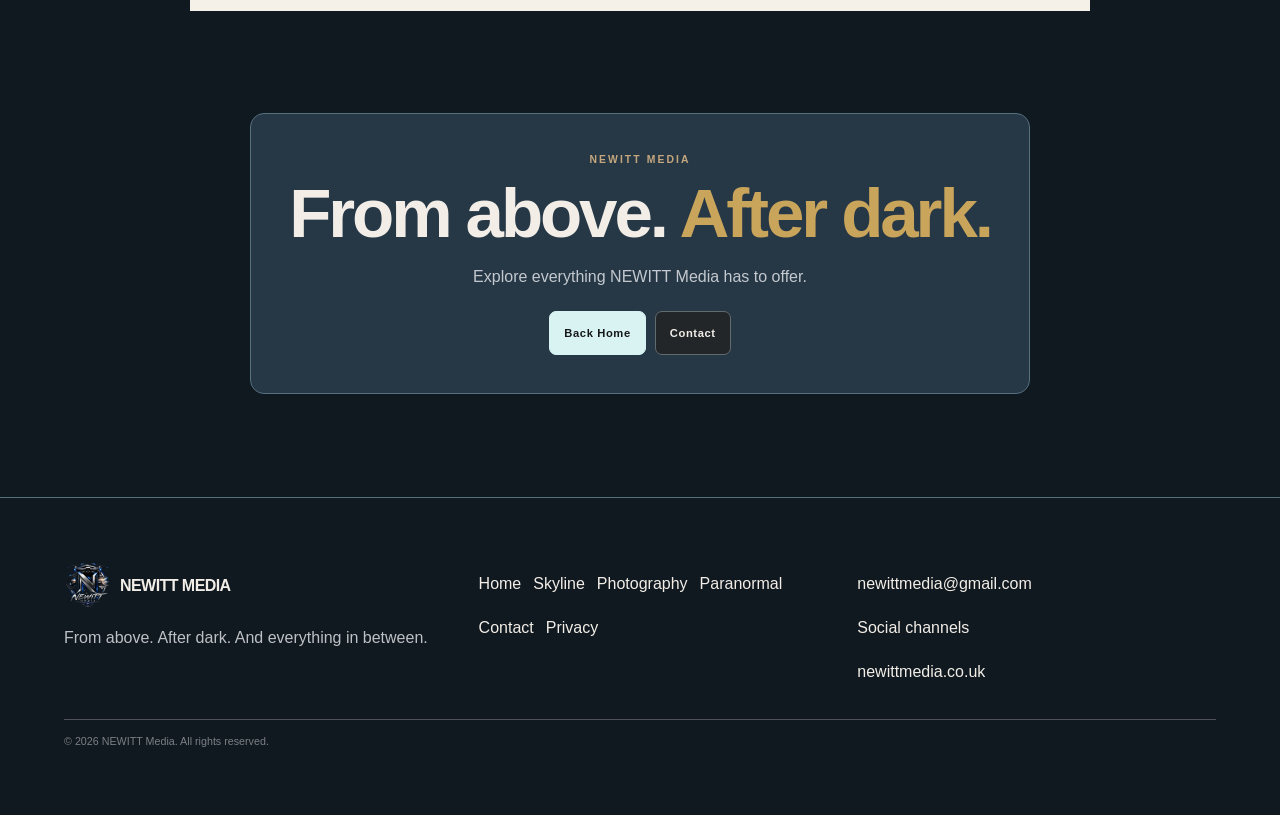
<file: public/privacy.html>
<!doctype html>
<html lang="en-GB">

<head>

    <meta charset="utf-8">

    <meta
        name="viewport"
        content="width=device-width, initial-scale=1, viewport-fit=cover"
    >

    <meta
        name="theme-color"
        content="#020305"
    >

    <meta
        name="description"
        content="Privacy Policy for NEWITT Media."
    >

    <meta
        name="author"
        content="NEWITT Media"
    >

    <meta
        name="robots"
        content="index, follow"
    >

    <meta
        name="referrer"
        content="strict-origin-when-cross-origin"
    >

    <link
        rel="canonical"
        href="https://www.newittmedia.co.uk/privacy.html"
    >


    <!-- =====================================================
         OPEN GRAPH
    ====================================================== -->

    <meta
        property="og:type"
        content="website"
    >

    <meta
        property="og:url"
        content="https://www.newittmedia.co.uk/privacy.html"
    >

    <meta
        property="og:title"
        content="Privacy Policy | NEWITT Media"
    >

    <meta
        property="og:description"
        content="A clear and simple privacy policy for NEWITT Media."
    >

    <meta
        property="og:image"
        content="https://www.newittmedia.co.uk/newitt-media-logo.png"
    >

    <meta
        property="og:image:alt"
        content="NEWITT Media logo"
    >

    <meta
        property="og:site_name"
        content="NEWITT Media"
    >


    <title>Privacy Policy | NEWITT Media</title>


    <!-- =====================================================
         MASTER STYLESHEET
    ====================================================== -->

    <link
        rel="stylesheet"
        href="style.css"
    >

    <link rel="stylesheet" href="studio.css?v=2">
    <link rel="stylesheet" href="editorial.css?v=4">
    <script src="editorial.js" defer></script>
    <link rel="stylesheet" href="studio-pages.css">
</head>


<body
    id="top"
    class="privacy-page studio-page"
>


<!-- =====================================================
     SITE HEADER
===================================================== -->

<a class="studio-skip-link" href="#main-content">Skip to content</a>
<header class="site-header editorial-header">
    <div class="container nav">
        <a class="editorial-brand" href="index.html" aria-label="NEWITT MEDIA home">
            <span class="brand-mark"><img src="newitt-media-logo.png" srcset="media/header-emblem.webp" alt="" width="64" height="64" fetchpriority="high"></span>
            <span>NEWITT <strong>MEDIA</strong></span>
        </a>
        <button class="menu-toggle" type="button" aria-expanded="false" aria-controls="main-menu" aria-label="Open navigation menu"><span></span><span></span><span></span></button>
        <nav class="nav-links" id="main-menu" aria-label="Main navigation"><a href="index.html">Home</a><a href="skyline.html">Skyline</a><a href="photography.html">Photography</a><a href="paranormal.html">Paranormal</a><a href="contact.html">Contact</a></nav>
        <button class="editorial-menu-open" type="button" aria-haspopup="dialog" aria-controls="editorial-menu">Index <span aria-hidden="true">+</span></button>
    </div>
</header>
<dialog id="editorial-menu" class="editorial-menu" aria-labelledby="editorial-menu-title">
    <div class="editorial-menu-head">
        <div class="menu-identity"><span class="brand-mark"><img src="newitt-media-logo.png" srcset="media/header-emblem.webp" alt="" width="64" height="64"></span><p id="editorial-menu-title">NEWITT MEDIA</p></div>
        <form method="dialog"><button type="submit" autofocus>Close <span aria-hidden="true">×</span></button></form>
    </div>
    <nav aria-label="Site index"><a href="index.html"><span aria-hidden="true">01</span> Home</a><a href="skyline.html"><span aria-hidden="true">02</span> Skyline</a><a href="photography.html"><span aria-hidden="true">03</span> Photography</a><a href="paranormal.html"><span aria-hidden="true">04</span> Paranormal</a><a href="contact.html"><span aria-hidden="true">05</span> Contact</a><a href="privacy.html" aria-current="page"><span aria-hidden="true">06</span> Privacy</a></nav>
</dialog>


<!-- =====================================================
     MAIN
===================================================== -->

<main id="main-content" tabindex="-1">


<!-- =====================================================
     PRIVACY HERO
===================================================== -->

<section class="hero division-opening studio-opening" data-lens="privacy" aria-labelledby="privacy-title">

    <div class="container hero-content">

        <div class="eyebrow">
            NEWITT Media
        </div>


        <img
            src="newitt-media-logo.png"
            alt="NEWITT Media"
            class="contact-logo"
        >


        <h1 id="privacy-title">
            Privacy
            <em>Policy.</em>
        </h1>


        <p>
            A simple explanation of how NEWITT Media
            handles personal information.
        </p>

    </div>

</section>


<!-- =====================================================
     PRIVACY CONTENT
===================================================== -->

<section class="section about">

    <div class="container privacy-section">

        <nav class="privacy-contents" aria-label="Privacy policy contents">
            <p>On this page</p>
            <ul>
                <li><a href="#information">What information may we receive?</a></li>
                <li><a href="#use">How do we use it?</a></li>
                <li><a href="#third-party-services">Third-party services</a></li>
                <li><a href="#cookies">Cookies</a></li>
                <li><a href="#retention">How long do we keep information?</a></li>
                <li><a href="#your-rights">Your rights</a></li>
                <li><a href="#security">Keeping information safe</a></li>
                <li><a href="#children">Children</a></li>
                <li><a href="#changes">Changes to this policy</a></li>
                <li><a href="#contact-privacy">Contact NEWITT Media</a></li>
            </ul>
        </nav>

        <div class="privacy-summary">


            <!-- =================================================
                 INTRODUCTION
            ================================================== -->

            <div class="privacy-summary-heading">

                <div class="eyebrow">
                    Privacy Policy
                </div>

                <h2>
                    Your information.
                    <span>Your choice.</span>
                </h2>

            </div>


            <p>
                This privacy policy explains how NEWITT Media
                handles personal information when you contact us
                or use this website.
            </p>


            <p>
                We aim to keep things simple and only use
                information where there is a genuine reason to do so.
            </p>


            <!-- =================================================
                 INFORMATION WE MAY RECEIVE
            ================================================== -->

            <h3 id="information" tabindex="-1">
                What information may we receive?
            </h3>


            <p>
                If you contact NEWITT Media, you may choose to
                provide information such as your name, email
                address and the details of your enquiry.
            </p>


            <p>
                Our website may also receive limited technical
                information needed for the website to operate,
                such as basic browser or device information.
            </p>


            <!-- =================================================
                 HOW WE USE INFORMATION
            ================================================== -->

            <h3 id="use" tabindex="-1">
                How do we use it?
            </h3>


            <p>
                Information you provide may be used to:
            </p>


            <ul>

                <li>
                    respond to your enquiry;
                </li>

                <li>
                    discuss or provide a requested service;
                </li>

                <li>
                    communicate with you about your enquiry; or
                </li>

                <li>
                    maintain and operate the website.
                </li>

            </ul>


            <p>
                We do not sell your personal information.
            </p>


            <!-- =================================================
                 THIRD-PARTY SERVICES
            ================================================== -->

            <h3 id="third-party-services" tabindex="-1">
                Third-party services
            </h3>


            <p>
                This website may contain links to or embedded
                content from services including TikTok, YouTube,
                Instagram and Facebook.
            </p>


            <p>
                When you use those services, their own privacy
                policies and terms may apply. NEWITT Media does
                not control how those companies process information.
            </p>


            <!-- =================================================
                 COOKIES
            ================================================== -->

            <h3 id="cookies" tabindex="-1">
                Cookies
            </h3>


            <p>
                NEWITT Media aims to keep the use of cookies and
                tracking technologies to a minimum. Third-party
                embedded content may use cookies or similar
                technologies according to the policies of the
                service providing that content.
            </p>


            <!-- =================================================
                 HOW LONG WE KEEP INFORMATION
            ================================================== -->

            <h3 id="retention" tabindex="-1">
                How long do we keep information?
            </h3>


            <p>
                We keep personal information only for as long as
                reasonably necessary for the purpose for which it
                was provided, or where we have a legitimate reason
                or legal requirement to keep it for longer.
            </p>


            <!-- =================================================
                 YOUR RIGHTS
            ================================================== -->

            <h3 id="your-rights" tabindex="-1">
                Your rights
            </h3>


            <p>
                Depending on the circumstances, UK data protection
                law gives you rights concerning your personal
                information. These can include asking for access
                to your information, correction of inaccurate
                information, or deletion where applicable.
            </p>


            <p>
                If you have a question about information you have
                provided to NEWITT Media, please contact us.
            </p>


            <!-- =================================================
                 SECURITY
            ================================================== -->

            <h3 id="security" tabindex="-1">
                Keeping information safe
            </h3>


            <p>
                We take reasonable steps to protect personal
                information from unauthorised access, loss or misuse.
                No method of sending or storing information online
                can be guaranteed to be completely secure.
            </p>


            <!-- =================================================
                 CHILDREN
            ================================================== -->

            <h3 id="children" tabindex="-1">
                Children
            </h3>


            <p>
                This website is not specifically directed at
                children and NEWITT Media does not knowingly
                request personal information from children
                through this website.
            </p>


            <!-- =================================================
                 CHANGES
            ================================================== -->

            <h3 id="changes" tabindex="-1">
                Changes to this policy
            </h3>


            <p>
                We may update this privacy policy when our website,
                services or the way we handle information changes.
                The latest version will always be published on
                this page.
            </p>


            <!-- =================================================
                 CONTACT
            ================================================== -->

            <h3 id="contact-privacy" tabindex="-1">
                Contact NEWITT Media
            </h3>


            <p>
                If you have a question about this privacy policy
                or about personal information you have provided,
                please contact NEWITT Media.
            </p>


            <div class="hero-actions">

                <a
                    href="mailto:newittmedia@gmail.com"
                    class="button primary"
                >
                    Contact NEWITT Media
                </a>


                <a
                    href="contact.html"
                    class="button secondary"
                >
                    Back to Contact
                </a>

            </div>


            <!-- =================================================
                 POLICY DATE
            ================================================== -->

            <p class="privacy-policy-date">
                <strong>Policy updated:</strong>
                2 September 2026
            </p>

        </div>

    </div>

</section>


<!-- =====================================================
     FINAL CTA
===================================================== -->

<section class="section home-cta">

    <div class="container">

        <div class="cta-panel">

            <div class="eyebrow">
                NEWITT Media
            </div>


            <h2>
                From above.
                <span>After dark.</span>
            </h2>


            <p>
                Explore everything NEWITT Media has to offer.
            </p>


            <div class="hero-actions">

                <a
                    href="index.html"
                    class="button primary"
                >
                    Back Home
                </a>


                <a
                    href="contact.html"
                    class="button secondary"
                >
                    Contact
                </a>

            </div>

        </div>

    </div>

</section>


</main>


<!-- =====================================================
     BACK TO TOP
===================================================== -->

<a
    href="#top"
    class="back-to-top"
    id="back-to-top"
    aria-label="Back to top"
>
    ↑
</a>


<!-- =====================================================
     FOOTER
===================================================== -->

<footer class="site-footer editorial-footer">
    <div class="container">
        <div class="editorial-footer-grid">
            <div>
                <a class="editorial-brand" href="index.html"><img src="newitt-media-logo.png" srcset="media/header-emblem.webp" loading="lazy" decoding="async" alt="" width="52" height="52"><span>NEWITT <strong>MEDIA</strong></span></a>
                <p>From above. After dark. And everything in between.</p>
            </div>
            <nav class="studio-footer-links" aria-label="Footer navigation"><a href="index.html">Home</a><a href="skyline.html">Skyline</a><a href="photography.html">Photography</a><a href="paranormal.html">Paranormal</a><a href="contact.html">Contact</a><a href="privacy.html">Privacy</a></nav>
            <div class="editorial-footer-contact">
                <a href="mailto:newittmedia@gmail.com">newittmedia@gmail.com</a>
                <a href="index.html#social">Social channels</a>
                <a href="https://newittmedia.co.uk/">newittmedia.co.uk</a>
            </div>
        </div>
        <p class="copyright">© 2026 NEWITT Media. All rights reserved.</p>
    </div>
</footer>


<!-- =====================================================
     MASTER JAVASCRIPT
===================================================== -->

<script
    src="script.js"
    defer
></script>


</body>

</html>
</file>
<file: public/style.css>
/* =========================================================
   NEWITT MEDIA
   MASTER PROFESSIONAL STYLESHEET
   STREAMLINED FINAL BUILD
   30 AUGUST 2026

   Premium dark / blue / cyan / gold
   Responsive desktop / tablet / mobile
   Cinematic first-visit intro
   Mobile page-transition protection
========================================================= */


/* =========================================================
   RESET
========================================================= */

*,
*::before,
*::after {
    box-sizing: border-box;
}

html {
    background: #020305;
    scroll-behavior: smooth;
}

body {
    margin: 0;
    min-width: 320px;
    min-height: 100vh;
    overflow-x: hidden;

    background:
        linear-gradient(
            180deg,
            rgba(2, 3, 5, 0.08),
            rgba(2, 3, 5, 0.22)
        ),
        url("background.png") center top / cover no-repeat fixed;

    color: #f4f7fa;

    font-family:
        Inter,
        "Avenir Next",
        Avenir,
        -apple-system,
        BlinkMacSystemFont,
        "Segoe UI",
        Arial,
        sans-serif;

    line-height: 1.6;

    text-rendering: optimizeLegibility;

    -webkit-font-smoothing: antialiased;
    -moz-osx-font-smoothing: grayscale;
}

body::before {
    content: "";

    position: fixed;
    inset: 0;

    z-index: -1;

    pointer-events: none;

    background:
        radial-gradient(
            circle at 50% 15%,
            rgba(0, 174, 255, 0.045),
            transparent 42%
        );
}

img {
    display: block;
    max-width: 100%;
}

a {
    color: inherit;
    text-decoration: none;
}

button {
    font: inherit;
}

button,
a {
    -webkit-tap-highlight-color: transparent;
}

section {
    position: relative;
}

::selection {
    background: rgba(0, 190, 255, 0.25);
    color: #ffffff;
}


/* =========================================================
   MASTER CONTAINER
========================================================= */

.container {
    width: min(1120px, calc(100% - 40px));
    margin-inline: auto;
}


/* =========================================================
   HEADER
========================================================= */

.site-header {
    position: sticky;
    top: 0;
    z-index: 1000;

    background: rgba(2, 3, 5, 0.84);

    border-bottom:
        1px solid
        rgba(255, 255, 255, 0.08);

    backdrop-filter: blur(18px);
    -webkit-backdrop-filter: blur(18px);
}

.nav {
    min-height: 76px;

    display: flex;
    align-items: center;
    justify-content: space-between;

    gap: 24px;
}

.nav-brand {
    display: inline-flex;
    align-items: center;

    gap: 10px;

    min-width: 0;
}

.nav-brand img {
    width: 42px;
    height: 42px;

    flex: 0 0 42px;

    object-fit: contain;
}

.nav-brand span {
    white-space: nowrap;

    color: #ffffff;

    font-size: 0.86rem;
    font-weight: 750;

    letter-spacing: 0.14em;
}

.nav-brand strong {
    color: #c9a45b;
}

.nav-links {
    display: flex;
    align-items: center;

    gap: 4px;
}

.nav-links a {
    padding: 8px 11px;

    border-radius: 6px;

    color:
        rgba(255, 255, 255, 0.76);

    font-size: 0.73rem;
    font-weight: 650;

    letter-spacing: 0.065em;

    transition:
        color 180ms ease,
        background 180ms ease;
}

.nav-links a:hover,
.nav-links a.active {
    color: #ffffff;

    background:
        rgba(255, 255, 255, 0.07);
}

.menu-toggle {
    display: none;

    width: 44px;
    height: 44px;

    padding: 8px;

    border:
        1px solid
        rgba(255, 255, 255, 0.15);

    border-radius: 8px;

    background:
        rgba(255, 255, 255, 0.035);

    cursor: pointer;
}

.menu-toggle span {
    display: block;

    width: 100%;
    height: 2px;

    margin: 5px 0;

    border-radius: 999px;

    background: #ffffff;
}


/* =========================================================
   TYPOGRAPHY
========================================================= */

h1,
h2,
h3 {
    margin-top: 0;

    line-height: 1.08;

    font-family:
        "Avenir Next",
        Avenir,
        Inter,
        -apple-system,
        BlinkMacSystemFont,
        "Segoe UI",
        Arial,
        sans-serif;

    text-rendering: optimizeLegibility;
}

h1 {
    margin-bottom: 18px;

    font-size:
        clamp(2.25rem, 6vw, 5rem);

    font-weight: 750;

    letter-spacing: -0.028em;
}

h2 {
    margin-bottom: 16px;

    font-size:
        clamp(2rem, 4vw, 3.4rem);

    font-weight: 750;

    letter-spacing: -0.022em;
}

h3 {
    margin-bottom: 10px;

    font-size: 1.15rem;

    font-weight: 700;
}

p {
    margin-top: 0;

    color:
        rgba(244, 247, 250, 0.76);
}

.eyebrow {
    margin-bottom: 10px;

    color: #c9a45b;

    font-size: 0.65rem;
    font-weight: 750;

    letter-spacing: 0.20em;

    text-transform: uppercase;
}

h1 span,
h2 span,
.section-heading span {
    color: #c9a45b;
}


/* =========================================================
   GLOBAL CENTRING
========================================================= */

.hero,
.skyline-hero,
.paranormal-hero,
.photography-hero,
.contact-hero {
    text-align: center;
}

.hero-content,
.skyline-hero-content,
.paranormal-hero-content,
.photography-hero-content,
.contact-hero-content {
    width: min(860px, 100%);

    margin-inline: auto;

    display: flex;
    flex-direction: column;

    align-items: center;
    justify-content: center;

    text-align: center;
}

.about {
    width: min(900px, 100%);

    margin-inline: auto;

    text-align: center;
}

.section-heading {
    width: 100%;

    margin-bottom: 28px;

    text-align: center;
}

.section-heading p {
    width: min(700px, 100%);

    margin-inline: auto;
}

.about > p {
    width: min(760px, 100%);

    margin-inline: auto;
}


/* =========================================================
   HERO
========================================================= */

.hero,
.skyline-hero,
.paranormal-hero,
.photography-hero,
.contact-hero {
    min-height: 76vh;

    display: flex;
    align-items: center;

    padding: 95px 0;
}

.hero {
    overflow: hidden;
}

.hero-atmosphere,
.paranormal-atmosphere {
    position: absolute;
    inset: 0;

    pointer-events: none;
}

.hero-atmosphere {
    background:
        radial-gradient(
            circle at 50% 42%,
            rgba(0, 170, 255, 0.10),
            transparent 35%
        );
}

.paranormal-atmosphere {
    background:
        radial-gradient(
            circle at 50% 35%,
            rgba(155, 20, 30, 0.12),
            transparent 40%
        );
}

.paranormal-fog {
    position: absolute;
    inset: 0;

    pointer-events: none;

    background:
        radial-gradient(
            ellipse at 50% 80%,
            rgba(180, 180, 180, 0.045),
            transparent 45%
        );
}

.hero-content {
    position: relative;
    z-index: 2;
}

.hero-logo-wrap {
    width: min(230px, 46vw);

    margin: 0 auto 25px;
}

.hero-logo {
    width: 100%;
    height: auto;

    object-fit: contain;

    margin-inline: auto;

    filter:
        drop-shadow(
            0 0 28px
            rgba(0, 170, 255, 0.13)
        );
}

.hero-content h1 {
    width: 100%;
    max-width: 950px;

    margin-inline: auto;
}

.hero-rule {
    width: 90px;
    height: 1px;

    margin: 20px auto;

    background:
        rgba(201, 164, 91, 0.65);
}

.hero-tagline {
    color: #c9a45b;

    font-size:
        clamp(0.75rem, 1.5vw, 0.95rem);

    font-weight: 750;

    letter-spacing: 0.18em;

    text-transform: uppercase;

    text-align: center;
}

.hero-introduction {
    width: min(650px, 100%);

    margin-inline: auto;

    text-align: center;
}


/* =========================================================
   PAGE LOGOS
========================================================= */

.page-logo {
    display: block;

    width: min(250px, 52vw);

    max-height: 220px;

    height: auto;

    margin: 0 auto 28px;

    object-fit: contain;
}

.skyline-logo {
    filter:
        drop-shadow(
            0 0 28px
            rgba(0, 174, 255, 0.18)
        );
}

.paranormal-logo {
    filter:
        drop-shadow(
            0 0 28px
            rgba(190, 30, 40, 0.22)
        );
}

.photography-logo {
    filter:
        drop-shadow(
            0 0 28px
            rgba(201, 164, 91, 0.14)
        );
}

.photography-mark {
    margin-bottom: 18px;

    text-align: center;
}

.photography-symbol {
    color: #78d58a;

    font-size: 2.7rem;

    line-height: 1;
}


/* =========================================================
   BUTTONS
========================================================= */

.buttons,
.hero-actions {
    width: 100%;

    display: flex;

    align-items: center;
    justify-content: center;

    flex-wrap: wrap;

    gap: 9px;

    margin-top: 22px;
}

.button,
.buttons a,
.hero-actions a,
.social-button {
    display: inline-flex;

    width: auto;

    max-width: max-content;

    flex: 0 0 auto;

    min-height: 39px;

    align-items: center;
    justify-content: center;

    gap: 7px;

    padding: 8px 14px;

    border:
        1px solid
        rgba(255, 255, 255, 0.16);

    border-radius: 6px;

    background:
        rgba(255, 255, 255, 0.045);

    color: #ffffff;

    font-size: 0.70rem;

    font-weight: 700;

    letter-spacing: 0.055em;

    line-height: 1.1;

    white-space: nowrap;

    cursor: pointer;

    transition:
        transform 180ms ease,
        background 180ms ease,
        border-color 180ms ease,
        box-shadow 180ms ease;
}

.button:hover,
.buttons a:hover,
.hero-actions a:hover,
.social-button:hover {
    transform: translateY(-2px);

    background:
        rgba(255, 255, 255, 0.09);

    border-color:
        rgba(255, 255, 255, 0.28);
}

.button.primary {
    color: #f5d38a;

    border-color:
        rgba(201, 164, 91, 0.52);

    background:
        rgba(201, 164, 91, 0.12);
}

.button.primary:hover {
    background:
        rgba(201, 164, 91, 0.20);

    box-shadow:
        0 8px 25px
        rgba(201, 164, 91, 0.10);
}


/* =========================================================
   CINEMATIC FIRST-VISIT INTRO
========================================================= */

.site-intro {
    position: fixed;

    inset: 0;

    z-index: 5000;

    display: grid;

    place-items: center;

    overflow: hidden;

    background: #020305;

    transform: translateZ(0);

    -webkit-transform: translateZ(0);
}

.intro-atmosphere {
    position: absolute;

    inset: -20%;

    background:
        radial-gradient(
            circle at center,
            rgba(0, 170, 255, 0.14),
            transparent 28%
        ),
        radial-gradient(
            circle at 50% 65%,
            rgba(0, 120, 255, 0.07),
            transparent 38%
        );

    animation:
        introAtmosphere
        5s
        ease-in-out
        infinite
        alternate;
}

.intro-light-sweep {
    position: absolute;

    top: -20%;
    left: -30%;

    width: 28%;
    height: 140%;

    background:
        linear-gradient(
            90deg,
            transparent,
            rgba(130, 220, 255, 0.18),
            transparent
        );

    transform: rotate(18deg);

    animation:
        introSweep
        6.5s
        ease-in-out
        infinite;
}

.intro-content {
    position: relative;

    z-index: 2;

    display: flex;

    width:
        min(
            760px,
            calc(100% - 40px)
        );

    flex-direction: column;

    align-items: center;

    text-align: center;
}

.intro-logo {
    display: block;

    width:
        min(
            240px,
            52vw
        );

    max-height: 280px;

    height: auto;

    margin: 0 auto;

    object-fit: contain;

    opacity: 1;

    filter: none;

    transform:
        translateZ(0);

    -webkit-transform:
        translateZ(0);

    backface-visibility: hidden;

    -webkit-backface-visibility: hidden;

    animation:
        introLogoSafe
        1.2s
        ease-out
        both;
}

.intro-name {
    margin-top: 22px;

    color: #ffffff;

    font-size:
        clamp(
            1.8rem,
            5vw,
            3.8rem
        );

    font-weight: 850;

    letter-spacing: 0.14em;
}

.intro-name span {
    color: #c9a45b;
}

.intro-line {
    width: 90px;
    height: 1px;

    margin: 20px auto;

    background:
        rgba(201, 164, 91, 0.7);
}

.intro-tagline {
    max-width: 680px;

    color:
        rgba(255, 255, 255, 0.76);

    font-size:
        clamp(
            0.68rem,
            1.7vw,
            0.9rem
        );

    font-weight: 700;

    letter-spacing: 0.17em;

    line-height: 1.8;

    text-align: center;
}

.site-intro.intro-hidden {
    opacity: 0;

    visibility: hidden;

    pointer-events: none;

    transition:
        opacity 900ms ease,
        visibility 0s linear 900ms;
}


/* =========================================================
   MOBILE PAGE TRANSITION
   JAVASCRIPT CREATES THIS ELEMENT

   This is deliberately extremely simple.

   The overlay is:
   - fixed
   - full screen
   - above everything
   - GPU composited
   - pointer protected
========================================================= */

#newitt-transition-overlay {
    position: fixed;

    inset: 0;

    width: 100%;
    height: 100%;

    z-index: 2147483647;

    background: #020305;

    opacity: 0;

    visibility: visible;

    pointer-events: all;

    transform: translateZ(0);

    -webkit-transform: translateZ(0);

    will-change: opacity;

    contain: strict;
}


/* =========================================================
   NEWITT MEDIA INTRODUCTION
========================================================= */

.newitt-media-intro {
    position: relative;

    width: 100%;

    overflow: hidden;

    padding:
        85px 0 78px;

    background:
        linear-gradient(
            180deg,
            rgba(2, 3, 5, 0.30),
            rgba(2, 3, 5, 0.72)
        );

    text-align: center;
}

.newitt-media-intro-glow {
    position: absolute;

    inset: 0;

    pointer-events: none;

    background:
        radial-gradient(
            circle at 50% 18%,
            rgba(0, 174, 255, 0.075),
            transparent 34%
        ),
        radial-gradient(
            circle at 50% 75%,
            rgba(201, 164, 91, 0.045),
            transparent 40%
        );
}

.newitt-media-intro .container {
    position: relative;

    z-index: 2;
}

.newitt-media-intro-heading {
    width:
        min(
            760px,
            100%
        );

    margin:
        0 auto 42px;

    text-align: center;
}

.newitt-media-intro-heading h2 {
    margin-bottom: 0;

    font-size:
        clamp(
            2rem,
            6vw,
            3.5rem
        );
}

.newitt-media-intro-main {
    width:
        min(
            650px,
            100%
        );

    margin:
        0 auto;

    color:
        rgba(244, 247, 250, 0.70);

    font-size:
        clamp(
            0.9rem,
            2vw,
            1.05rem
        );

    line-height: 1.7;

    text-align: center;
}


/* =========================================================
   THREE WORLD CARDS
========================================================= */

.newitt-media-intro-worlds {
    width: 100%;

    display: grid;

    grid-template-columns:
        repeat(
            3,
            minmax(
                0,
                1fr
            )
        );

    gap: 18px;

    align-items: stretch;
}

.newitt-intro-world {
    position: relative;

    min-width: 0;

    display: flex;

    flex-direction: column;

    align-items: center;

    justify-content: flex-start;

    padding:
        30px 22px 27px;

    overflow: hidden;

    border:
        1px solid
        rgba(255, 255, 255, 0.10);

    border-radius: 10px;

    background:
        rgba(4, 7, 12, 0.58);

    box-shadow:
        0 18px 55px
        rgba(0, 0, 0, 0.18);

    backdrop-filter: blur(8px);

    -webkit-backdrop-filter: blur(8px);

    text-align: center;

    transition:
        transform 350ms ease,
        border-color 350ms ease,
        background 350ms ease,
        box-shadow 350ms ease;
}

.newitt-intro-world:hover {
    transform:
        translateY(-7px);

    background:
        rgba(7, 10, 16, 0.70);

    box-shadow:
        0 24px 65px
        rgba(0, 0, 0, 0.28);
}


/* =========================================================
   WORLD ACCENTS
========================================================= */

.newitt-intro-skyline {
    border-color:
        rgba(0, 174, 255, 0.20);
}

.newitt-intro-skyline:hover {
    border-color:
        rgba(0, 174, 255, 0.52);

    box-shadow:
        0 24px 65px
        rgba(0, 140, 255, 0.10);
}

.newitt-intro-paranormal {
    border-color:
        rgba(190, 30, 40, 0.18);
}

.newitt-intro-paranormal:hover {
    border-color:
        rgba(220, 45, 55, 0.48);

    box-shadow:
        0 24px 65px
        rgba(180, 25, 35, 0.10);
}

.newitt-intro-photography {
    border-color:
        rgba(201, 164, 91, 0.20);
}

.newitt-intro-photography:hover {
    border-color:
        rgba(201, 164, 91, 0.48);

    box-shadow:
        0 24px 65px
        rgba(201, 164, 91, 0.09);
}


/* =========================================================
   WORLD LOGOS
========================================================= */

.newitt-intro-logo-wrap {
    width: 100%;

    height: 135px;

    display: flex;

    align-items: center;
    justify-content: center;

    margin-bottom: 18px;

    overflow: hidden;
}

.newitt-intro-logo {
    display: block;

    width:
        min(
            175px,
            70%
        );

    height: 125px;

    object-fit: contain;

    margin-inline: auto;

    transition:
        transform 450ms ease;
}

.newitt-intro-world:hover
.newitt-intro-logo {
    transform:
        scale(1.035);
}

.newitt-intro-skyline
.newitt-intro-logo {
    filter:
        drop-shadow(
            0 0 18px
            rgba(0, 174, 255, 0.14)
        );
}

.newitt-intro-paranormal
.newitt-intro-logo {
    filter:
        drop-shadow(
            0 0 18px
            rgba(190, 30, 40, 0.16)
        );
}

.newitt-intro-photography
.newitt-intro-logo {
    filter:
        drop-shadow(
            0 0 18px
            rgba(201, 164, 91, 0.12)
        );
}


/* =========================================================
   WORLD TEXT
========================================================= */

.newitt-intro-text {
    width: 100%;

    text-align: center;
}

.newitt-intro-text h3 {
    margin-bottom: 10px;

    color: #ffffff;

    font-size:
        clamp(
            0.82rem,
            1.3vw,
            1rem
        );

    font-weight: 800;

    letter-spacing: 0.10em;

    line-height: 1.35;
}

.newitt-intro-text p {
    width: 100%;

    margin:
        0 auto;

    color:
        rgba(244, 247, 250, 0.67);

    font-size:
        clamp(
            0.76rem,
            1.2vw,
            0.88rem
        );

    line-height: 1.7;

    text-align: center;
}


/* =========================================================
   INTRO CLOSING
========================================================= */

.newitt-media-intro-closing {
    width:
        min(
            760px,
            100%
        );

    margin:
        38px auto 0;

    padding-top: 26px;

    border-top:
        1px solid
        rgba(201, 164, 91, 0.18);

    text-align: center;
}

.newitt-media-intro-closing p {
    margin-bottom: 9px;

    color:
        rgba(255, 255, 255, 0.72);

    font-size:
        clamp(
            0.9rem,
            2vw,
            1.05rem
        );

    letter-spacing: 0.03em;
}

.newitt-media-intro-closing strong {
    color: #c9a45b;

    font-weight: 750;
}

.newitt-media-intro-closing span {
    display: block;

    color:
        rgba(255, 255, 255, 0.43);

    font-size:
        clamp(
            0.58rem,
            1.2vw,
            0.68rem
        );

    font-weight: 700;

    letter-spacing: 0.16em;

    line-height: 1.6;
}


/* =========================================================
   MASTER CINEMATIC SOCIAL ANIMATION
========================================================= */

.social-hub {
    position: relative;

    width: 100%;

    overflow: hidden;

    isolation: isolate;

    padding: 0;

    background: #020305;

    text-align: center;
}

.social-master-frame {
    position: relative;

    width: 100%;

    max-width: 1536px;

    margin-inline: auto;

    overflow: hidden;

    background: #020305;

    aspect-ratio:
        1536 / 1024;

    transform: translateZ(0);

    -webkit-transform: translateZ(0);
}

.social-master-animation,
.social-master-frame iframe {
    display: block;

    width: 100%;
    height: 100%;

    margin: 0;
    padding: 0;

    border: 0;

    overflow: hidden;

    background: #020305;
}


/* =========================================================
   CTA
========================================================= */

.home-cta {
    padding:
        70px 0;
}

.cta-panel {
    width:
        min(
            780px,
            100%
        );

    margin-inline: auto;

    padding:
        38px 30px;

    border:
        1px solid
        rgba(201, 164, 91, 0.24);

    border-radius: 10px;

    background:
        rgba(3, 5, 8, 0.60);

    text-align: center;

    backdrop-filter: blur(8px);

    -webkit-backdrop-filter: blur(8px);
}

.cta-panel .hero-actions {
    justify-content: center;
}


/* =========================================================
   CONTENT CARDS
========================================================= */

.investigation-grid,
.photography-focus-grid,
.contact-grid {
    width: 100%;

    display: grid;

    grid-template-columns:
        repeat(
            3,
            minmax(
                0,
                1fr
            )
        );

    gap: 14px;
}

.investigation-card,
.photography-focus-card,
.contact-card {
    min-width: 0;

    padding: 22px;

    border:
        1px solid
        rgba(255, 255, 255, 0.10);

    border-radius: 9px;

    background:
        rgba(4, 7, 12, 0.52);

    backdrop-filter: blur(7px);

    -webkit-backdrop-filter: blur(7px);

    text-align: center;
}

.investigation-card p,
.photography-focus-card p,
.contact-card p {
    margin-bottom: 0;

    font-size: 0.86rem;
}

.photography-focus-icon,
.contact-card-icon {
    margin-bottom: 10px;

    font-size: 1.4rem;
}

.photography-focus-icon {
    color: #78d58a;
}

.skyline-contact
.contact-card-icon {
    color: #4ecfff;
}

.paranormal-contact
.contact-card-icon {
    color: #ff5d67;
}

.photography-contact
.contact-card-icon {
    color: #78d58a;
}

.contact-card h2 {
    font-size: 1.4rem;
}


/* =========================================================
   GALLERY
========================================================= */

.gallery-grid {
    width: 100%;

    display: grid;

    grid-template-columns:
        repeat(
            2,
            minmax(
                0,
                1fr
            )
        );

    gap: 14px;
}

.gallery-item {
    position: relative;

    display: block;

    width: 100%;

    aspect-ratio:
        16 / 10;

    padding: 0;

    overflow: hidden;

    border:
        1px solid
        rgba(255, 255, 255, 0.09);

    border-radius: 9px;

    background:
        rgba(0, 0, 0, 0.25);

    cursor: pointer;
}

.gallery-item img {
    width: 100%;
    height: 100%;

    object-fit: cover;

    transition:
        transform 450ms ease;
}

.gallery-item:hover img {
    transform:
        scale(1.035);
}

.gallery-note {
    margin-top: 14px;

    color:
        rgba(255, 255, 255, 0.52);

    font-size: 0.75rem;

    text-align: center;
}


/* =========================================================
   LIGHTBOX
========================================================= */

.lightbox,
#lightbox {
    position: fixed;

    inset: 0;

    z-index: 4000;

    display: none;

    place-items: center;

    padding: 24px;

    background:
        rgba(0, 0, 0, 0.90);
}

.lightbox.active,
#lightbox.active {
    display: grid;
}

.lightbox img,
#lightbox img {
    width: auto;
    height: auto;

    max-width:
        min(
            1100px,
            94vw
        );

    max-height: 88vh;

    border-radius: 6px;
}

.lightbox-close,
#lightbox-close {
    position: absolute;

    top: 18px;
    right: 20px;

    width: 44px;
    height: 44px;

    border:
        1px solid
        rgba(255, 255, 255, 0.18);

    border-radius: 50%;

    background:
        rgba(0, 0, 0, 0.45);

    color: #ffffff;

    font-size: 1.6rem;

    cursor: pointer;
}


/* =========================================================
   BACK TO TOP
========================================================= */

.back-to-top {
    position: fixed;

    right: 18px;
    bottom: 18px;

    z-index: 900;

    display: flex;

    width: 42px;
    height: 42px;

    align-items: center;
    justify-content: center;

    border:
        1px solid
        rgba(201, 164, 91, 0.42);

    border-radius: 50%;

    background:
        rgba(2, 3, 5, 0.82);

    color: #c9a45b;

    font-size: 1.15rem;

    line-height: 1;

    opacity: 0;
    visibility: hidden;

    transform:
        translateY(10px);

    transition:
        opacity 180ms ease,
        visibility 180ms ease,
        transform 180ms ease;

    backdrop-filter: blur(10px);

    -webkit-backdrop-filter: blur(10px);
}

.back-to-top.visible,
.back-to-top.show,
.back-to-top.is-visible {
    opacity: 1;

    visibility: visible;

    transform:
        translateY(0);
}

.back-to-top:hover {
    background:
        rgba(201, 164, 91, 0.12);
}


/* =========================================================
   FOOTER
========================================================= */

.site-footer {
    padding:
        50px 0 30px;

    border-top:
        1px solid
        rgba(255, 255, 255, 0.08);

    background:
        rgba(2, 3, 5, 0.78);

    text-align: center;
}

.footer-logo {
    width: 72px;
    height: 72px;

    margin:
        0 auto 13px;

    object-fit: contain;
}

.footer-brand {
    margin-bottom: 5px;

    color: #ffffff;

    font-size: 0.84rem;

    font-weight: 800;

    letter-spacing: 0.15em;
}

.footer-tagline {
    margin-bottom: 20px;

    color: #c9a45b;

    font-size: 0.64rem;

    font-weight: 750;

    letter-spacing: 0.10em;
}

.copyright,
.website-address {
    margin-bottom: 0;

    color:
        rgba(255, 255, 255, 0.45);

    font-size: 0.67rem;

    line-height: 1.8;
}

.website-address {
    margin-top: 10px;
}

.website-address a {
    color:
        rgba(255, 255, 255, 0.58);

    transition:
        color 180ms ease;
}

.website-address a:hover {
    color: #c9a45b;
}


/* =========================================================
   ANIMATIONS
========================================================= */

@keyframes introAtmosphere {

    from {
        transform:
            scale(1);

        opacity:
            0.7;
    }

    to {
        transform:
            scale(1.12);

        opacity:
            1;
    }

}


@keyframes introSweep {

    0% {
        transform:
            translateX(-120%)
            rotate(18deg);

        opacity:
            0;
    }

    35% {
        opacity:
            1;
    }

    70% {
        opacity:
            0.55;
    }

    100% {
        transform:
            translateX(520%)
            rotate(18deg);

        opacity:
            0;
    }

}


@keyframes introLogoSafe {

    0% {
        opacity:
            0;

        transform:
            scale(0.94)
            translateZ(0);
    }

    100% {
        opacity:
            1;

        transform:
            scale(1)
            translateZ(0);
    }

}


/* =========================================================
   TABLET
========================================================= */

@media (max-width: 900px) {

    .container {
        width:
            min(
                760px,
                calc(100% - 32px)
            );
    }

    .nav-links {
        gap: 2px;
    }

    .nav-links a {
        padding:
            8px;

        font-size:
            0.70rem;
    }

    .investigation-grid,
    .photography-focus-grid,
    .contact-grid,
    .newitt-media-intro-worlds {
        grid-template-columns:
            1fr;
    }

    .newitt-intro-world {
        width: 100%;
    }

    .newitt-intro-logo-wrap {
        height:
            130px;
    }

    .newitt-intro-logo {
        height:
            120px;
    }

}


/* =========================================================
   MOBILE
========================================================= */

@media (max-width: 700px) {

    html,
    body {
        background-color:
            #020305;
    }

    body {
        background-image:
            linear-gradient(
                180deg,
                rgba(2, 3, 5, 0.08),
                rgba(2, 3, 5, 0.22)
            ),
            url("background.png");

        background-position:
            center top;

        background-size:
            cover;

        background-repeat:
            no-repeat;

        background-attachment:
            scroll;
    }


    /* -----------------------------------------------------
       CONTAINER
    ----------------------------------------------------- */

    .container {
        width:
            calc(100% - 28px);
    }


    /* -----------------------------------------------------
       HEADER
    ----------------------------------------------------- */

    .nav {
        min-height:
            68px;
    }

    .nav-brand img {
        width:
            36px;

        height:
            36px;

        flex-basis:
            36px;
    }

    .nav-brand span {
        font-size:
            0.74rem;
    }

    .menu-toggle {
        display:
            block;
    }

    .nav-links {
        position:
            absolute;

        top:
            68px;

        left:
            14px;

        right:
            14px;

        display:
            none;

        flex-direction:
            column;

        align-items:
            stretch;

        gap:
            4px;

        padding:
            9px;

        border:
            1px solid
            rgba(255, 255, 255, 0.10);

        border-radius:
            9px;

        background:
            rgba(2, 3, 5, 0.97);

        box-shadow:
            0 20px 60px
            rgba(0, 0, 0, 0.45);

        backdrop-filter:
            blur(14px);

        -webkit-backdrop-filter:
            blur(14px);
    }

    .nav-links.open,
    .nav-links.active,
    .nav-links.menu-open {
        display:
            flex;
    }

    .nav-links a {
        width:
            100%;

        padding:
            11px;

        text-align:
            center;
    }


    /* -----------------------------------------------------
       HERO
    ----------------------------------------------------- */

    .hero,
    .skyline-hero,
    .paranormal-hero,
    .photography-hero,
    .contact-hero {
        min-height:
            auto;

        padding:
            72px 0;
    }

    .hero-logo-wrap {
        width:
            min(
                175px,
                48vw
            );
    }

    .page-logo {
        width:
            min(
                195px,
                50vw
            );

        max-height:
            175px;

        margin-bottom:
            24px;
    }

    h1 {
        font-size:
            clamp(
                2rem,
                10vw,
                3rem
            );
    }

    h2 {
        font-size:
            clamp(
                1.8rem,
                8vw,
                2.6rem
            );
    }


    /* -----------------------------------------------------
       FIRST-VISIT INTRO
    ----------------------------------------------------- */

    .intro-content {
        width:
            calc(100% - 30px);
    }

    .intro-logo {
        width:
            min(
                210px,
                58vw
            );

        max-height:
            230px;
    }

    .intro-name {
        margin-top:
            18px;

        font-size:
            clamp(
                1.55rem,
                8vw,
                2.5rem
            );

        letter-spacing:
            0.11em;
    }

    .intro-line {
        margin:
            17px auto;
    }

    .intro-tagline {
        width:
            min(
                340px,
                100%
            );

        font-size:
            0.62rem;

        letter-spacing:
            0.12em;

        line-height:
            1.8;
    }


    /* -----------------------------------------------------
       NEWITT MEDIA INTRO
    ----------------------------------------------------- */

    .newitt-media-intro {
        padding:
            65px 0 58px;
    }

    .newitt-media-intro-heading {
        margin-bottom:
            32px;
    }

    .newitt-media-intro-heading h2 {
        font-size:
            clamp(
                1.9rem,
                9vw,
                2.6rem
            );
    }

    .newitt-media-intro-main {
        padding-inline:
            8px;

        font-size:
            0.88rem;

        line-height:
            1.65;
    }

    .newitt-media-intro-worlds {
        display:
            flex;

        flex-direction:
            column;

        gap:
            14px;
    }

    .newitt-intro-world {
        padding:
            25px 18px 23px;

        border-radius:
            9px;
    }

    .newitt-intro-logo-wrap {
        height:
            118px;

        margin-bottom:
            14px;
    }

    .newitt-intro-logo {
        width:
            min(
                165px,
                62%
            );

        height:
            112px;
    }

    .newitt-intro-text h3 {
        font-size:
            0.78rem;

        letter-spacing:
            0.075em;
    }

    .newitt-intro-text p {
        font-size:
            0.78rem;

        line-height:
            1.65;
    }

    .newitt-media-intro-closing {
        margin-top:
            30px;

        padding-top:
            22px;
    }

    .newitt-media-intro-closing p {
        font-size:
            0.84rem;
    }

    .newitt-media-intro-closing span {
        font-size:
            0.54rem;

        letter-spacing:
            0.11em;
    }


    /* -----------------------------------------------------
       BUTTONS
    ----------------------------------------------------- */

    .buttons,
    .hero-actions {
        justify-content:
            center;

        gap:
            7px;
    }

    .button,
    .buttons a,
    .hero-actions a {
        min-height:
            37px;

        padding:
            7px 11px;

        font-size:
            0.64rem;
    }


    /* -----------------------------------------------------
       SOCIAL ANIMATION
    ----------------------------------------------------- */

    .social-master-frame {
        width:
            100%;

        max-width:
            none;

        aspect-ratio:
            1536 / 1024;

        overflow:
            hidden;
    }

    .social-master-animation,
    .social-master-frame iframe {
        width:
            100%;

        height:
            100%;
    }


    /* -----------------------------------------------------
       CTA
    ----------------------------------------------------- */

    .home-cta {
        padding:
            55px 0;
    }

    .cta-panel {
        padding:
            28px 16px;
    }


    /* -----------------------------------------------------
       BACK TO TOP
    ----------------------------------------------------- */

    .back-to-top {
        right:
            13px;

        bottom:
            13px;
    }


    /* -----------------------------------------------------
       TRANSITION PERFORMANCE
    ----------------------------------------------------- */

    #newitt-transition-overlay {
        transition:
            opacity 180ms ease;

        will-change:
            opacity;
    }

}


/* =========================================================
   VERY SMALL PHONES
========================================================= */

@media (max-width: 380px) {

    .nav-brand span {
        display:
            none;
    }

    .social-master-frame {
        width:
            100%;

        aspect-ratio:
            1536 / 1024;
    }

    .newitt-media-intro {
        padding-top:
            55px;
    }

    .newitt-intro-world {
        padding:
            22px 15px;
    }

    .newitt-intro-logo-wrap {
        height:
            105px;
    }

    .newitt-intro-logo {
        height:
            100px;
    }

}


/* =========================================================
   REDUCED MOTION
========================================================= */

@media (prefers-reduced-motion: reduce) {

    html {
        scroll-behavior:
            auto;
    }

    *,
    *::before,
    *::after {
        animation-duration:
            0.01ms !important;

        animation-iteration-count:
            1 !important;

        transition-duration:
            0.01ms !important;
    }

    .social-master-animation {
        animation:
            none !important;
    }

    .newitt-intro-world:hover {
        transform:
            none;
    }

    .newitt-intro-world:hover
    .newitt-intro-logo {
        transform:
            none;
    }

}
</file>
<file: public/studio.css>
/* Studio styling shared by the six NEWITT Media pages. */
:root {
    color-scheme: dark;
    --studio-ink: #070b12;
    --studio-panel: #0e1827;
    --studio-text: #edf5ff;
    --studio-muted: #b7c6da;
    --studio-blue: #79bfff;
    --studio-edge: #283b52;
    --studio-chrome: linear-gradient(115deg, #fff 12%, #b1c8e1 56%, #78bdff 96%);
}

body {
    min-width: 0;
    background: var(--studio-ink);
    color: var(--studio-text);
    font-family: "Helvetica Neue", Helvetica, Arial, sans-serif;
}

body::before { content: none; }

.container { width: min(100% - 48px, 1280px); }
main [id] { scroll-margin-top: 94px; }

.studio-skip-link {
    position: fixed;
    top: 10px;
    left: 10px;
    z-index: 6000;
    padding: 12px 18px;
    border-radius: 6px;
    background: var(--studio-text);
    color: var(--studio-ink);
    transform: translateY(-150%);
}

.studio-skip-link:focus { transform: translateY(0); }

a:focus-visible, button:focus-visible, iframe:focus-visible {
    outline: 2px solid #aaddff;
    outline-offset: 4px;
}

.site-header {
    background: rgba(7, 11, 18, .94);
    border-color: var(--studio-edge);
}

.nav { min-height: 76px; }
.nav-brand img { width: 46px; height: 46px; flex-basis: 46px; }
.nav-brand span { color: var(--studio-text); letter-spacing: .16em; }
.nav-brand strong { color: #a9ceef; }
.nav-links { gap: 5px; }

.nav-links a {
    color: #c6d4e6;
    border: 1px solid transparent;
    border-radius: 6px;
    padding: 10px 13px;
}

.nav-links a:hover, .nav-links a[aria-current="page"] {
    color: #fff;
    background: #13243a;
    border-color: #2b4663;
}

.nav-links a[href="contact.html"] { border-color: #47627d; }
.menu-toggle { min-width: 44px; min-height: 44px; }

.home-hero, .skyline-hero, .paranormal-hero,
.photography-page .photography-hero, .contact-hero, .privacy-page .hero {
    position: relative;
    isolation: isolate;
    display: grid;
    align-items: end;
    min-height: clamp(480px, 73vh, 800px);
    padding: clamp(80px, 12vw, 165px) 0 clamp(56px, 8vw, 100px);
    overflow: hidden;
    border-bottom: 1px solid var(--studio-edge);
    background: radial-gradient(ellipse at 80% 12%, #254c70, transparent 58%), #09121e;
}

.home-hero { min-height: clamp(630px, 87vh, 960px); }

.home-hero::after, .skyline-hero::after {
    content: "";
    position: absolute;
    z-index: -1;
    inset: 0;
    background: linear-gradient(90deg, #070d17f0, #070d1799 48%, #070d1730 100%),
        linear-gradient(0deg, #070b12 1%, transparent 65%);
}

.studio-hero-image {
    position: absolute;
    z-index: -2;
    inset: 0;
    width: 100%;
    height: 100%;
    object-fit: cover;
    object-position: center 48%;
}

.paranormal-hero { background: #151515; }

.photography-page .photography-hero { background: #171717; }

.contact-hero, .privacy-page .hero {
    min-height: 0;
    background: radial-gradient(ellipse at 83% 11%, #21446c, transparent 62%), #09111f;
}

.home-hero .hero-content, .skyline-hero-content, .paranormal-hero-content,
.photography-page .photography-hero-content, .contact-hero-content, .privacy-page .hero-content {
    position: relative;
    text-align: left;
}

.home-hero .hero-logo-wrap { width: fit-content; margin: 0 0 16px; }
.home-hero .hero-logo, .page-logo, .privacy-page .contact-logo {
    display: block;
    width: clamp(76px, 12vw, 156px);
    max-height: 135px;
    object-fit: contain;
    margin: 0 0 16px;
}

.eyebrow, .section-heading span { color: var(--studio-blue); }

.home-hero h1, .skyline-hero h1, .paranormal-hero h1, .photography-page .photography-hero h1,
.contact-hero h1, .privacy-page .hero h1 {
    margin: 10px 0 18px;
    font-size: clamp(2.65rem, 8.8vw, 8rem);
    line-height: .94;
    letter-spacing: -.065em;
    color: var(--studio-text);
    text-shadow: none;
    overflow-wrap: break-word;
}

.home-hero h1 span, .skyline-hero h1 span, .paranormal-hero h1 span, .photography-hero h1 span,
.contact-hero h1 span, .privacy-page .hero h1 span {
    color: var(--studio-blue);
}

@supports (background-clip: text) {
    .home-hero h1 span, .skyline-hero h1 span, .contact-hero h1 span, .privacy-page .hero h1 span {
        background: var(--studio-chrome);
        background-clip: text;
        color: transparent;
    }
}

.home-hero h1 span { display: block; }
.home-hero .hero-rule, .photography-hero .hero-rule, .contact-hero .hero-rule { margin-inline: 0; }

.home-hero p, .skyline-hero-content > p, .paranormal-hero-content > p, .photography-hero p,
.contact-hero p, .privacy-page .hero p {
    max-width: 60ch;
    margin-inline: 0;
    color: var(--studio-text);
}

.photography-page .photography-statement, .contact-introduction { margin-inline: 0; }
main section[class*="hero"] .hero-actions { justify-content: flex-start; }

.button, .hero-actions a, .buttons a, .social-button {
    min-height: 44px;
    border: 1px solid #5b7795;
    border-radius: 7px;
    color: var(--studio-text);
    background: #101d2e;
}

.button.primary, .button.primary:hover {
    color: #06101c;
    border-color: #b7dcff;
    background: linear-gradient(110deg, #d6ebff, #85bfff);
    box-shadow: 0 7px 26px #25598752;
}

.about, .newitt-media-intro, .studio-work, .social-hub, .home-cta {
    padding-block: clamp(54px, 8vw, 116px);
}

.about, .newitt-media-intro, .social-hub {
    background: radial-gradient(ellipse at 88% 0%, #132740 0%, transparent 58%), var(--studio-ink);
}

.section-heading h2, .newitt-media-intro-heading h2, .cta-panel h2, .studio-social-links h2 {
    font-size: clamp(2rem, 5.4vw, 4.9rem);
    line-height: 1;
    letter-spacing: -.045em;
    color: var(--studio-text);
}

.section-heading p, .newitt-media-intro-main, .gallery-note { color: var(--studio-muted); }
.section-heading .eyebrow { color: var(--studio-blue); }

.newitt-intro-world, .cta-panel, .photography-focus-card, .investigation-card,
.contact-option, .photography-portfolio, .privacy-summary, .skyline-gallery {
    border-radius: 14px;
    border: 1px solid var(--studio-edge);
    background-color: var(--studio-panel);
}

.newitt-intro-skyline { --division-line: #79bfff; }
.newitt-intro-paranormal { --division-line: #d2b7fa; }
.newitt-intro-photography { --division-line: #9cd9e0; }
.newitt-intro-world { border-top: 2px solid var(--division-line); }

.studio-work { background: #09121e; }
.studio-work-feature {
    position: relative;
    isolation: isolate;
    display: grid;
    align-items: end;
    min-height: clamp(250px, 46vw, 590px);
    overflow: hidden;
    border: 1px solid var(--studio-edge);
    border-radius: 14px;
    background: #142439;
}

.studio-work-feature img {
    position: absolute;
    z-index: -2;
    inset: 0;
    width: 100%;
    height: 100%;
    object-fit: cover;
}

.studio-work-feature::after {
    content: "";
    position: absolute;
    z-index: -1;
    inset: 0;
    background: linear-gradient(0deg, #050b14ed, transparent 64%);
}

.studio-work-feature > span {
    display: flex;
    justify-content: space-between;
    gap: 10px;
    padding: clamp(18px, 4vw, 46px);
    color: #fff;
    font-size: clamp(1.15rem, 3vw, 2.2rem);
    font-weight: 700;
}

.skyline-gallery-item { border-color: #436384; border-radius: 10px; }
.skyline-gallery-caption { background: #07101ce8; }
.skyline-music { border-block: 1px solid var(--studio-edge); }
.skyline-music-panel { border-radius: 14px; }
.skyline-lightbox { z-index: 1900; }

.studio-social-grid {
    display: grid;
    grid-template-columns: repeat(2, minmax(0, 1fr));
    gap: 14px;
    margin: 24px 0;
}

.studio-social-grid > div {
    padding: clamp(16px, 3vw, 28px);
    border: 1px solid var(--studio-edge);
    border-radius: 12px;
    background: var(--studio-panel);
}

.studio-social-grid h3 { margin-bottom: 8px; }
.studio-social-grid a, .studio-footer-links a {
    display: inline-flex;
    align-items: center;
    min-height: 44px;
    margin-right: 12px;
    color: #b9d9fa;
}

.studio-social-grid a:hover, .studio-footer-links a:hover { text-decoration: underline; }

.contact-page main > section:last-child, .privacy-page .about { padding: clamp(40px, 7vw, 90px) 0; }
.privacy-summary { max-width: 82ch; margin-inline: auto; padding: clamp(18px, 4vw, 46px); }
.privacy-summary h3 { margin-top: 1.35em; }
.privacy-summary p, .privacy-summary li { color: var(--studio-muted); }
.privacy-summary a { overflow-wrap: anywhere; }

.site-footer { border-top: 1px solid var(--studio-edge); background: #060a10; }
.studio-footer-links { display: flex; flex-wrap: wrap; justify-content: center; gap: 0 12px; margin-top: 12px; }
.studio-footer-links a { margin-right: 0; }
.studio-footer-links [aria-current="page"] { text-decoration: underline; }

@media (prefers-reduced-motion: no-preference) {
    .studio-work-feature img { transition: transform .5s ease; }
    .studio-work-feature:is(:hover, :focus-visible) img { transform: scale(1.045); }
}

@media (max-width: 700px) {
    .container { width: calc(100% - 32px); }
    .nav { min-height: 68px; }
    .nav-links { background: #0b1420; }
    .home-hero { min-height: clamp(520px, 82svh, 740px); }
    .skyline-hero, .paranormal-hero, .photography-page .photography-hero { min-height: 440px; }
    .home-hero::after, .skyline-hero::after {
        background: linear-gradient(0deg, #070b12 3%, #070d17a8 64%, #070d1738);
    }
    .home-hero h1, .skyline-hero h1, .paranormal-hero h1, .photography-page .photography-hero h1,
    .contact-hero h1, .privacy-page .hero h1 { font-size: clamp(2.4rem, 10vw, 4.7rem); }
    .studio-social-grid { grid-template-columns: 1fr; }
}

@media (prefers-reduced-motion: reduce) {
    .social-master-frame { display: none; }
}

/* A neutral exhibition palette keeps the media itself in its original colour. */
:root {
    --studio-ink: #101112;
    --studio-panel: #191b1d;
    --studio-text: #f2f1ee;
    --studio-muted: #bbbdbf;
    --studio-blue: #a3e9ef;
    --studio-edge: #35383a;
    --studio-chrome: linear-gradient(112deg, #fff, #aeb8bd);
}

.site-header { background: #101112f5; }
.nav-brand strong { color: #cdd0d1; }
.nav-links a { color: #cccecf; }
.nav-links a:hover, .nav-links a[aria-current="page"] {
    background: #25282b;
    border-color: #51585c;
}
.nav-links a[href="contact.html"] { border-color: #60696d; }

.home-hero {
    min-height: calc(100svh - 76px);
    padding: clamp(92px, 13vh, 180px) 0 clamp(46px, 7vw, 98px);
    background: #151719;
}

.home-hero::after, .skyline-hero::after {
    background: linear-gradient(90deg, #111214da, transparent 88%),
        linear-gradient(0deg, #101112f5 0%, #10111250 53%, transparent);
}

.home-hero .hero-atmosphere { display: none; }
.home-hero .hero-logo { width: clamp(72px, 11vw, 138px); }
.home-hero h1 { font-size: clamp(3rem, 11vw, 11rem); }
.home-hero .hero-tagline {
    font-size: clamp(.8rem, 1.8vw, 1.35rem);
    letter-spacing: .13em;
}
.home-hero .hero-rule {
    width: min(320px, 82%);
    height: 1px;
    background: linear-gradient(90deg, #e8eded, #a3e9ef, transparent);
}

.paranormal-page .paranormal-hero,
.photography-page .photography-hero { background: #161718; }
.paranormal-hero h1 span, .photography-hero h1 span { color: #d1d4d6; }
.paranormal-page .investigation-card, .photography-page .photography-focus-card,
.photography-page .photography-portfolio {
    background: #191b1d;
    border-color: #3d4043;
    box-shadow: none;
}

.about, .newitt-media-intro, .social-hub, .home-cta, .studio-work,
.contact-hero, .privacy-page .hero, .site-footer { background: var(--studio-ink); }

.button, .hero-actions a, .buttons a, .social-button {
    background: #222629;
    border-color: #616a6d;
}
.button.primary, .button.primary:hover {
    background: #d9f3f2;
    border-color: #d9f3f2;
    color: #151818;
    box-shadow: none;
}

.newitt-media-intro .newitt-media-intro-glow { display: none; }
.newitt-media-intro-heading { text-align: left; margin-inline: 0; }
.newitt-media-intro-heading .hero-rule { margin-inline: 0; }
.newitt-media-intro-worlds { gap: clamp(10px, 2vw, 22px); }
.newitt-intro-world {
    position: relative;
    isolation: isolate;
    min-height: clamp(275px, 35vw, 430px);
    justify-content: flex-end;
    align-items: flex-start;
    text-align: left;
    background: #191b1d;
    border: 1px solid #434749;
    box-shadow: none;
    overflow: hidden;
}
.newitt-intro-world::before {
    content: "";
    position: absolute;
    inset: 0;
    z-index: -1;
    background: linear-gradient(0deg, #101112 5%, transparent 90%);
}
.newitt-intro-skyline, .newitt-intro-skyline:hover {
    background: url("media/skyline/Gloucester-prison-aerial-03.webp") center / cover;
}
.newitt-intro-paranormal:hover, .newitt-intro-photography:hover { background: #27292b; }
.newitt-intro-world .newitt-intro-text { text-align: left; }
.newitt-intro-world .newitt-intro-text h3 { color: #f4f4f1; }
.newitt-intro-world .world-medium { color: #bfe8e8; font-weight: 650; font-size: .83rem; }
.newitt-intro-world .newitt-intro-logo-wrap { margin-inline: 0; }
.newitt-intro-world:hover, .newitt-intro-world:focus-visible {
    border-color: #a3e9ef;
    box-shadow: 0 12px 30px #0006;
}

.frame-screening {
    padding: clamp(52px, 8vw, 100px) 0;
    background: #181a1b;
    border-block: 1px solid var(--studio-edge);
}
.frame-screening h2 {
    margin: 12px 0 28px;
    font-size: clamp(2.25rem, 7vw, 6rem);
    letter-spacing: -.065em;
    line-height: 1;
}
.frame-screening-grid {
    display: grid;
    grid-template-columns: repeat(2, minmax(0, 1fr));
    gap: clamp(12px, 2vw, 26px);
}
.frame-screening-grid article {
    display: grid;
    gap: 12px;
    align-content: start;
    padding: clamp(20px, 4vw, 46px);
    border: 1px solid var(--studio-edge);
    border-radius: 12px;
    background: #101112;
}
.frame-screening-grid h3 { font-size: clamp(1.35rem, 3vw, 2.25rem); }
.frame-screening-grid p { color: var(--studio-muted); }
.frame-screening-grid a { min-height: 44px; align-content: center; color: var(--studio-blue); }
.frame-screening-grid a:hover { text-decoration: underline; }

.frame-exhibit-title { margin-top: 30px; font-size: clamp(1.5rem, 4vw, 3rem); }
.photography-gallery.frame-exhibit {
    display: grid;
    grid-template-columns: repeat(2, minmax(0, 1fr));
    gap: clamp(12px, 2vw, 24px);
    margin-top: 24px;
}
.frame-exhibit .photography-gallery-item {
    display: grid;
    width: 100%;
    color: var(--studio-text);
    font: inherit;
    text-align: left;
    filter: none;
    background: #141516;
    border: 1px solid #424546;
    border-radius: 8px;
}
.frame-exhibit .photography-gallery-item img,
.frame-exhibit .photography-gallery-item:hover img,
.skyline-gallery-item img, .skyline-gallery-item:hover img {
    filter: none;
}
.frame-exhibit .photography-gallery-item img {
    width: 100%;
    height: auto;
    aspect-ratio: 3 / 2;
    object-fit: cover;
}
.frame-caption { padding: 12px 16px; }

.skyline-music { background: #151819; }
.skyline-music-panel { background: #1b1e20; border-color: #515b61; }
.skyline-music h2 span { color: var(--studio-blue); }
.skyline-music-player { background: #121315; }

@media (prefers-reduced-motion: no-preference) {
    .home-hero h1 span { animation: frame-title-arrival .65s ease-out both; }
    .home-hero .hero-rule { transform-origin: left; animation: frame-line-arrival .95s ease-out both; }
}
@keyframes frame-title-arrival {
    from { transform: translateY(.13em); opacity: .65; }
    to { transform: translateY(0); opacity: 1; }
}
@keyframes frame-line-arrival {
    from { transform: scaleX(.12); }
    to { transform: scaleX(1); }
}

@media (max-width: 700px) {
    .home-hero { min-height: calc(100svh - 68px); }
    .home-hero::after, .skyline-hero::after {
        background: linear-gradient(0deg, #101112 1%, #101112b5 63%, #10111222);
    }
    .home-hero h1 { font-size: clamp(2.45rem, 10.5vw, 4.9rem); }
    .frame-screening-grid, .photography-gallery.frame-exhibit { grid-template-columns: 1fr; }
    .nav-links { background: #171819; }
    .newitt-intro-world { min-height: 260px; }
}

.site-header .nav {
    padding-left: env(safe-area-inset-left);
    padding-right: env(safe-area-inset-right);
}

main .tiktok-preview {
    box-sizing: border-box;
    min-width: 0;
    max-width: 100%;
    border-color: #424749;
    background: #171819;
    box-shadow: none;
}

@media (max-width: 360px) {
    /* Use the adjacent direct channel link when the third-party frame cannot fit. */
    main .tiktok-preview { display: none; }
}
</file>
<file: public/editorial.css>
:root {
    --midnight: #101820;
    --champagne: #c5a77d;
    --ivory: #f2eee7;
    --slate: #263746;
    --ink: #101820;
    --gutter: clamp(16px, 5vw, 80px);
    --studio-ink: var(--midnight);
    --studio-panel: #263746;
    --studio-text: var(--ivory);
    --studio-muted: #d6dce0;
    --studio-blue: var(--champagne);
    --studio-edge: #567080;
}

body { background: var(--midnight); color: var(--ivory); }
.container { width: min(100% - 2 * var(--gutter), 1440px); }
main { overflow: clip; }
figure { margin: 0; }
a:focus-visible, button:focus-visible { outline: 3px solid currentColor; outline-offset: 4px; }

.editorial-header { background: var(--ivory); color: var(--ink); border-bottom: 1px solid #10182038; }
.editorial-header .nav { min-height: 72px; padding-inline: max(0px, env(safe-area-inset-left)); }
.editorial-brand { display: inline-flex; align-items: center; gap: 8px; color: inherit; white-space: nowrap; font-weight: 850; letter-spacing: -.035em; }
.editorial-brand img { width: 48px; height: 48px; object-fit: contain; }
.editorial-header .nav-links a { color: var(--ink); border: 0; border-radius: 0; }
.editorial-header .nav-links a:hover, .editorial-header .nav-links a[aria-current="page"] { background: var(--ink); color: var(--ivory); }
.editorial-header .menu-toggle { background: var(--ink); }
.editorial-menu-open { display: none; }
.has-editorial-menu .editorial-menu-open, .editorial-menu-head button {
    display: inline-flex; align-items: center; justify-content: space-between; gap: 20px;
    min-height: 44px; border: 0; padding: 8px 14px; font: inherit; font-weight: 750;
    background: var(--champagne); color: var(--ink); cursor: pointer;
}

.editorial-menu { inset: 0; width: 100%; max-width: none; height: 100%; max-height: none; margin: 0; padding: clamp(20px, 6vw, 90px); border: 0; background: var(--midnight); color: var(--ivory); }
.editorial-menu::backdrop { background: var(--midnight); }
.editorial-menu-head { display: flex; justify-content: space-between; align-items: center; gap: 16px; margin-bottom: 30px; font-weight: 850; }
.editorial-menu nav { display: grid; max-width: 950px; }
.editorial-menu nav a { display: flex; gap: clamp(9px, 3vw, 35px); align-items: baseline; padding: 6px 0; border-top: 1px solid #f2eee749; font-size: clamp(1.8rem, 7vw, 6rem); line-height: 1.1; letter-spacing: -.06em; font-weight: 800; color: var(--ivory); }
.editorial-menu nav a span { font: 600 clamp(.75rem, 1.4vw, 1.2rem) monospace; letter-spacing: 0; color: var(--champagne); }
.editorial-menu nav a:is(:hover,:focus-visible,[aria-current="page"]) { color: var(--champagne); }

.editorial-action { display: inline-flex; align-items: center; justify-content: space-between; gap: 18px; min-height: 48px; max-width: 100%; padding: 11px 15px; background: var(--champagne); color: var(--ink); font-weight: 780; }
.editorial-action:hover { background: var(--ivory); color: var(--ink); outline: 1px solid var(--ink); }

.worlds, .production-wall, .editorial-statement, .editorial-screening, .editorial-invitation { padding-block: clamp(42px, 9vw, 135px); }
.worlds, .production-wall, .editorial-statement, .editorial-screening { text-align: left; }
.worlds { background: var(--ivory); color: var(--ink); }
.worlds h2, .production-wall h2, .editorial-screening h2, .editorial-invitation h2 { font-size: clamp(2.75rem, 7.75vw, 8rem); line-height: .89; letter-spacing: -.078em; font-weight: 850; margin: 0 0 28px; }
.worlds h2 span { color: #4b5864; }
.worlds-panels { display: grid; grid-template-columns: 1.35fr 1fr 1fr; min-height: clamp(280px, 38vw, 540px); }
.world-panel { display: grid; grid-template-rows: auto 1fr auto; justify-items: start; align-items: end; gap: 12px; position: relative; isolation: isolate; overflow: hidden; min-width: 0; min-height: 210px; padding: clamp(14px, 2.5vw, 38px); color: var(--ivory); }
.world-panel h3 { font-size: clamp(1.35rem, 3.15vw, 3.75rem); letter-spacing: -.065em; line-height: .97; overflow-wrap: anywhere; }
.world-panel p { margin-top: 7px; font-size: clamp(.82rem, 1.4vw, 1.05rem); }
.world-index { align-self: start; font: 750 clamp(1.1rem, 3vw, 2rem) monospace; }
.world-arrow { font-size: 1.35rem; }
.world-skyline { background: var(--midnight); }
.world-skyline::before { content: ""; position: absolute; inset: 0; z-index: -1; background: linear-gradient(0deg,#101820f2 4%,#10182030 95%),url("media/skyline/Gloucester-prison-aerial-03.webp") center/cover; }
.world-photography { background: #e5d8c8; color: var(--ink); }
.world-paranormal { background: #263746; }
.world-panel::after { content: ""; position: absolute; inset: 11px; border: 1px solid currentColor; opacity: 0; pointer-events: none; }
.world-panel:is(:hover,:focus-visible)::after { opacity: .85; }
.world-panel:focus-visible { outline-offset: -5px; z-index: 2; }

.production-wall { background: var(--ivory); color: var(--ink); border-top: 1px solid #10182040; }
.production-layout { display: grid; grid-template-columns: 4fr 5fr 3fr; gap: clamp(12px, 3vw, 48px); align-items: end; }
.production-layout header, .production-layout figure { min-width: 0; }
.production-layout .eyebrow, .screening-grid .eyebrow { color: inherit; }
.production-layout header p { max-width: 32ch; margin-bottom: 18px; }
.production-wall h2 { font-size: clamp(2.4rem, 5.4vw, 6.25rem); }
.production-layout img { width: 100%; object-fit: cover; }
.production-wide img { aspect-ratio: 4/3; }
.production-tall img { aspect-ratio: 2/3; }
.production-layout figcaption, .division-plate figcaption { padding-top: 7px; font-size: .8rem; font-weight: 700; }

.editorial-statement { background: var(--slate); color: var(--ink); }
.editorial-statement p { font-size: clamp(.95rem, 2vw, 1.45rem); font-weight: 900; margin-bottom: 18px; }
.editorial-statement h2 { font-weight: 900; font-size: clamp(2.45rem, 11.4vw, 12rem); letter-spacing: -.085em; line-height: .78; }
.editorial-statement h2 span { color: #c5a77d; }
.editorial-statement h2 em { display: inline-block; font-style: normal; font-size: .58em; line-height: .84; }

.editorial-screening { background: var(--midnight); color: var(--ivory); }
.screening-grid { display: grid; grid-template-columns: 1fr 1.15fr; gap: clamp(20px, 6vw, 90px); }
.screening-grid > div { min-width: 0; }
.screening-grid .eyebrow { margin-bottom: 12px; }
.screening-films img { width: 100%; aspect-ratio: 16/9; object-fit: cover; margin-bottom: 12px; }
.screening-sound { padding: clamp(12px, 3vw, 38px); background: #263746; }
.screening-sound h3 { font-size: clamp(1.65rem, 4vw, 3.8rem); letter-spacing: -.06em; }
.editorial-player { display: block; width: 100%; height: clamp(365px, 42vw, 490px); border: 0; margin: 13px 0; }
.screening-sound > a, .soundtrack-player > a { color: var(--champagne); text-decoration: underline; }
.editorial-invitation { background: var(--champagne); color: var(--ink); text-align: left; }
.editorial-invitation .editorial-action { color: var(--ivory); background: var(--ink); }

.division-opening { text-align: left; border: 0; }
.division-opening > .container { align-items: start; width: min(100% - 2 * var(--gutter), 1440px); }
.division-opening h1 { font-size: clamp(3.1rem, 9vw, 10rem); }
.division-opening h1 span { color: inherit; background: none; }
.skyline-page .division-opening { min-height: min(82svh, 800px); background: var(--midnight); }
.skyline-page .division-opening h1 span { color: var(--champagne); }
.skyline-page .skyline-gallery { background: #263746; border-radius: 0; }
.skyline-page .skyline-gallery-grid { grid-template-columns: 1.35fr 1fr; }
.skyline-music { background: var(--ivory); color: var(--ink); }
.skyline-music-panel { display: grid; grid-template-columns: 2fr 3fr; gap: clamp(14px, 5vw, 70px); border: 0; border-radius: 0; background: var(--ivory); box-shadow: none; padding: 0; }
.skyline-music-panel::before { display: none; }
.soundtrack-player, .soundtrack-title { min-width: 0; }
.skyline-music h2, .skyline-music h2 span, .skyline-music-artist, .skyline-music-subtitle, .soundtrack-player > a { color: var(--ink); }
.skyline-music h2 { font-size: clamp(2.2rem, 5vw, 5rem); letter-spacing: -.07em; }
.skyline-music-player { margin-top: 0; }

.photography-page { color-scheme: light; background: var(--ivory); color: var(--ink); }
.photography-page .division-opening { grid-template-columns: minmax(0, 5fr) minmax(0, 7fr); padding: 0; background: var(--ivory); min-height: 0; }
.photography-page .division-opening > .container { grid-column: 1; grid-row: 1; padding: clamp(35px, 7vw, 100px) 0; }
.division-plate { grid-column: 2; grid-row: 1; align-self: stretch; display: grid; grid-template-rows: minmax(0, 1fr) auto; min-height: 420px; }
.division-plate img { width: 100%; height: 100%; object-fit: cover; }
.division-plate figcaption { padding: 10px 16px; background: #d9c8b8; }
.photography-page h1, .photography-page .division-opening h1 span,
.photography-page .division-opening p, .photography-page .photography-statement p,
.photography-page .about :is(h2,h3,p,span), .photography-page .home-cta h2 { color: var(--ink); }
.photography-page .about, .photography-page .home-cta { background: var(--ivory); }
.photography-page .about { width: 100%; }
.photography-page .photography-portfolio, .photography-page .photography-focus-card, .photography-page .cta-panel { background: #eae0d5; border-color: #8d7b71; }
.photography-page .frame-exhibit { grid-template-columns: 1.3fr 1fr; align-items: start; }
.photography-page .frame-exhibit button { background: var(--ivory); border-color: #8d7b71; }
.photography-page .frame-exhibit button:nth-child(even) { margin-top: 36px; }
.photography-page .frame-exhibit button img { filter: none; }
.photography-page .frame-exhibit button:focus-visible { outline-color: var(--ink); }

.paranormal-page .division-opening { background: #101820; }
.paranormal-page .division-opening h1 span { color: #c5a77d; }
.paranormal-page .investigation-card { background: #263746; border-color: #5a6c78; border-radius: 0; }
.paranormal-page .tiktok-preview { background: #263746; border-color: #5a6c78; }
.contact-hero.division-opening, .privacy-page .division-opening { background: var(--ivory); color: var(--ink); }
.contact-hero.division-opening :is(h1,p,.eyebrow), .privacy-page .division-opening :is(h1,p,.eyebrow) { color: var(--ink); }
.contact-page .contact-option { border-radius: 0; }
.privacy-page .privacy-summary { background: #263746; border-radius: 0; }

.editorial-footer { background: var(--ink); color: var(--ivory); text-align: left; padding: clamp(28px, 5vw, 70px) 0; }
.editorial-footer-grid { display: grid; grid-template-columns: 1.1fr 1fr 1fr; gap: 20px; }
.editorial-footer-grid p { margin: 8px 0; }
.editorial-footer .studio-footer-links { justify-content: flex-start; align-content: start; margin: 0; }
.editorial-footer-contact { display: grid; align-content: start; overflow-wrap: anywhere; }
.editorial-footer-contact a, .editorial-footer .studio-footer-links a { color: var(--ivory); min-height: 44px; align-content: center; }
.editorial-footer .copyright { margin-top: 25px; border-top: 1px solid #f2eee746; padding-top: 12px; }

@media (prefers-reduced-motion: no-preference) {
    .world-panel::after { transition: opacity .25s ease, transform .35s ease; }
    .world-skyline::after { transform: scaleX(.74); }
    .world-photography::after { transform: scale(.86); }
    .world-paranormal::after { transform: translateY(18px); }
    .world-panel:is(:hover,:focus-visible)::after { transform: none; }
}
@keyframes editorial-arrival { from { transform: translateY(14px); opacity: .75; } to { transform: none; opacity: 1; } }

@media (max-width: 900px) {
    .editorial-header .nav { gap: 10px; }
    .editorial-header .nav-links a { padding-inline: 6px; }
    .production-layout { grid-template-columns: 1fr 1fr; }
    .production-layout header { grid-column: 1/-1; }
}
@media (max-width: 760px) {
    .has-editorial-menu .editorial-header :is(.nav-links,.menu-toggle) { display: none; }
    .editorial-header .nav-links { background: var(--ivory); }
    .worlds-panels, .screening-grid, .skyline-music-panel, .photography-page .division-opening { grid-template-columns: 1fr; }
    .world-panel { min-height: 175px; }
    .production-layout { grid-template-columns: 1.6fr 1fr; }
    .skyline-page .skyline-gallery-grid, .photography-page .frame-exhibit, .editorial-footer-grid { grid-template-columns: 1fr; }
    .photography-page .frame-exhibit button:nth-child(even) { margin-top: 0; }
    .photography-page .division-opening > .container { grid-row: 1; }
    .division-plate { grid-column: 1; grid-row: 2; min-height: 0; }
    .division-plate img { aspect-ratio: 4/3; }
    .skyline-page .division-opening { min-height: 440px; }
}

.world-panel-top { display: flex; align-items: start; justify-content: space-between; gap: 14px; width: 100%; }
.world-panel-top img { width: min(40%, 88px); height: 58px; object-fit: contain; object-position: right top; }
.screening-skyline { display: block; margin-top: 10px; }

/* The original logo has its own opaque backing in every navigation state. */
.editorial-header {
    position: sticky;
    top: 0;
    z-index: 1000;
    isolation: isolate;
    background: var(--midnight);
    color: #fff;
    border-bottom: 1px solid #c5a77d70;
}
.editorial-header .nav { min-height: 80px; gap: 12px; }
.editorial-header .editorial-brand {
    flex: 0 0 auto;
    min-width: 0;
    gap: 10px;
    opacity: 1;
    visibility: visible;
    color: #fff;
}
.brand-mark {
    display: grid;
    place-items: center;
    flex: 0 0 auto;
    width: 62px;
    height: 62px;
    padding: 2px;
    background: #080e13;
    border: 1px solid #c5a77d64;
}
.editorial-header .brand-mark img, .menu-identity img {
    display: block;
    width: 100%;
    height: 100%;
    max-width: none;
    object-fit: contain;
    opacity: 1;
    visibility: visible;
}
.editorial-header .nav-links { background: var(--midnight); }
.editorial-header .nav-links a { color: #fff; }
.editorial-header .nav-links a:is(:hover,[aria-current="page"]) {
    background: var(--slate);
    color: #fff;
    box-shadow: inset 0 -2px var(--champagne);
}
.menu-identity { display: flex; align-items: center; gap: 12px; color: #fff; }

.signature-arrival { background: var(--midnight); color: #fff; position: relative; }
.signature-frame { position: relative; min-height: clamp(395px, 65svh, 780px); overflow: hidden; }
.signature-aerial {
    position: absolute;
    inset: 0;
    display: block;
    width: 100%;
    height: 100%;
    object-fit: cover;
    object-position: 50% 49%;
    filter: none;
}
.signature-frame figcaption {
    position: absolute;
    inset: 16px var(--gutter) auto auto;
    display: grid;
    gap: 2px;
    padding: 6px 12px;
    background: var(--midnight);
    color: #fff;
    font-size: .76rem;
    text-align: right;
}
.signature-opening {
    position: relative;
    z-index: 1;
    display: grid;
    grid-template-columns: minmax(0, 1fr) minmax(0, 1.45fr);
    width: min(100% - 2 * var(--gutter), 1440px);
    margin: clamp(-205px, -17svh, -100px) auto 0;
    background: var(--midnight);
    border-top: 2px solid var(--champagne);
}
.signature-identity {
    display: grid;
    justify-items: center;
    align-content: center;
    padding: clamp(15px, 4vw, 50px);
    background: #080e13;
}
.signature-identity img { display: block; width: clamp(150px, 20vw, 280px); height: auto; object-fit: contain; }
.signature-identity h1 {
    margin: 0;
    color: #fff;
    font-size: clamp(1.25rem, 3vw, 3.2rem);
    letter-spacing: .1em;
    line-height: 1.05;
    text-align: center;
}
.signature-opening-copy { display: grid; align-content: center; justify-items: start; padding: clamp(21px, 4.5vw, 65px); }
.signature-opening-copy p {
    margin-bottom: 22px;
    font-size: clamp(2rem, 5.55vw, 6.5rem);
    line-height: .86;
    letter-spacing: -.07em;
    font-weight: 820;
}
.signature-opening-copy em {
    display: block;
    margin-top: 12px;
    font-size: .38em;
    line-height: 1.15;
    font-style: normal;
    letter-spacing: .08em;
    color: var(--champagne);
}

.worlds-panels { grid-template-columns: 1.2fr 1fr 1fr; gap: 2px; background: var(--midnight); }
.world-panel { min-height: clamp(285px, 38vw, 520px); background: var(--midnight); color: #fff; }
.world-panel::before { content: none; }
.world-panel::after { inset: 13px; border-color: var(--champagne); }
.world-image { position: absolute; inset: 0; width: 100%; height: 100%; object-fit: cover; z-index: -1; filter: none; }
.world-panel-top { position: relative; }
.world-panel .world-logo { width: min(42%, 115px); height: 88px; background: #080e13; border: 1px solid #c5a77d44; object-fit: contain; }
.world-index { padding: 4px 8px; background: var(--midnight); color: var(--champagne); }
.world-copy {
    align-self: end;
    min-width: 0;
    width: 100%;
    padding: clamp(9px, 1.4vw, 18px);
    background: var(--midnight);
    border-left: 2px solid var(--champagne);
}
.world-description { color: #d6dce0; }
.world-arrow { width: 36px; height: 36px; display: grid; place-items: center; background: var(--midnight); }
.world-paranormal {
    background: repeating-linear-gradient(90deg,transparent 0 47px,#c5a77d20 47px 48px),var(--slate);
}
.world-paranormal .world-logo { width: min(62%, 154px); height: 132px; }
.production-index { color: #746045; font: 650 clamp(2.5rem, 7vw, 7rem)/.8 Georgia, serif; letter-spacing: -.08em; }
.production-layout figcaption, .division-plate figcaption { border-top: 1px solid #a48c6d; }
.editorial-statement { color: #fff; background: var(--slate); }
.editorial-statement h2 { font-family: Georgia, "Times New Roman", serif; font-weight: 500; }
.editorial-invitation { background: var(--ivory); border-top: 3px solid var(--champagne); }
.editorial-footer { background: var(--midnight); }
.signature-section-label { margin-bottom: 14px; color: #61513e; font-size: .85rem; font-weight: 760; }
.paranormal-page .division-opening { border-bottom: 1px solid #c5a77d6e; }
.photography-page .frame-exhibit button { border-color: #8b795f; }

@media (prefers-reduced-motion: no-preference) {
    .signature-aerial { animation: signature-frame-in 1s cubic-bezier(.18,.67,.22,1) both; }
    .world-image { transition: transform .52s cubic-bezier(.18,.67,.22,1); }
    .world-skyline:is(:hover,:focus-visible) .world-image { transform: scale(1.08) translateX(1.5%); }
    .world-photography:is(:hover,:focus-visible) .world-image { transform: scale(.94); }
    .world-paranormal .world-logo { transition: transform .4s ease; }
    .world-paranormal:is(:hover,:focus-visible) .world-logo { transform: translateY(10px); }
}
@keyframes signature-frame-in { from { transform: scale(1.035); } to { transform: scale(1); } }

@media (min-width: 761px) {
    @media (prefers-reduced-motion: no-preference) {
        .worlds-panels { transition: grid-template-columns .45s ease; }
    }
    .worlds-panels:has(.world-photography:is(:hover,:focus-visible)) { grid-template-columns: 1fr 1.25fr 1fr; }
    .worlds-panels:has(.world-paranormal:is(:hover,:focus-visible)) { grid-template-columns: 1fr 1fr 1.25fr; }
}

@media (max-width: 820px) {
    .has-editorial-menu .editorial-header :is(.nav-links,.menu-toggle) { display: none; }
}

@media (max-width: 760px) {
    .editorial-header .nav { min-height: 68px; }
    .brand-mark { width: 50px; height: 50px; }
    .editorial-header .editorial-brand { gap: 7px; font-size: .85rem; }
    .has-editorial-menu .editorial-menu-open { gap: 7px; padding-inline: 10px; }
    .signature-arrival { display: grid; }
    .signature-opening { grid-row: 1; width: 100%; margin: 0; border-top: 0; }
    .signature-opening-copy { padding: 20px 14px; }
    .signature-identity { padding: 8px; }
    .signature-identity img { width: 100%; max-width: 175px; }
    .signature-identity h1 { font-size: clamp(.75rem, 3vw, 1.5rem); }
    .signature-opening-copy p { font-size: clamp(1.6rem, 5.7vw, 3.1rem); }
    .signature-opening-copy .editorial-action { padding: 8px; font-size: .78rem; gap: 6px; }
    .signature-frame { min-height: clamp(270px, 75vw, 530px); }
    .world-panel { min-height: 255px; }
}

/* Shared navigation */
.editorial-header {
    background: #081320;
    border-bottom-color: #496079;
}
.editorial-header .nav {
    flex-wrap: nowrap;
    min-height: 76px;
    padding-left: env(safe-area-inset-left);
    padding-right: env(safe-area-inset-right);
}
.editorial-header .brand-mark, .menu-identity .brand-mark {
    width: clamp(52px, 6vw, 62px);
    height: auto;
    aspect-ratio: 1;
    padding: 0;
    border: 1px solid #617a95;
    border-radius: 8px;
    background: #02060d;
}
.editorial-header .editorial-brand {
    font-size: clamp(.875rem, 1.6vw, 1.0625rem);
    letter-spacing: .045em;
}
.has-editorial-menu .editorial-menu-open, .editorial-menu-head button {
    flex-shrink: 0;
    gap: 10px;
    border: 1px solid #a9c4df;
    border-radius: 6px;
    background: #d9e6f3;
    color: #101820;
}
.editorial-menu-open:hover, .editorial-menu-head button:hover { background: #fff; }
.editorial-header :is(a, button):focus-visible, .editorial-menu :is(a, button):focus-visible {
    outline: 3px solid #d9e6f3;
    outline-offset: 3px;
}
.editorial-menu nav a { min-height: 44px; }
@media (max-width: 760px) {
    .editorial-header .nav { min-height: 66px; }
}
</file>
<file: public/moonlit.css>
:root{--moon-navy:#081320;--moon-surface:#101f30;--moon-blue:#a7d6ff;--moon-paper:#f6f3ee;--studio-ink:var(--moon-navy);--studio-panel:var(--moon-surface)}
.editorial-header{background:var(--moon-navy);border-color:#89bce35c}
.editorial-menu,.editorial-menu::backdrop,.editorial-header .nav-links{background:var(--moon-navy)}
.editorial-header .brand-mark{border-color:#89bce35c}
.editorial-header .nav-links a:is(:hover,[aria-current="page"]){box-shadow:inset 0 -2px var(--moon-blue)}
.has-editorial-menu .editorial-menu-open,.editorial-menu-head button,.editorial-action{background:var(--moon-blue);color:#07131e}
.moon-opening{background:#040a12;color:#fff}
.moon-opening-player,.moon-opening picture{display:block}
.moon-opening-player:focus-visible{outline-offset:-4px}
#home-soundtrack{scroll-margin-top:90px}
.moon-opening picture img{display:block;width:100%;height:clamp(380px,65vw,750px);object-fit:contain;background:#040a12}
.moon-opening-copy{text-align:center;padding:clamp(22px,4vw,52px) 0}
.moon-opening-copy h1{margin:0 0 8px;font-size:clamp(1.6rem,4.5vw,4rem);letter-spacing:.14em;line-height:1.05}
.moon-opening-copy p{margin:0 0 17px;color:#d4e4f3;font-size:clamp(.95rem,1.85vw,1.35rem)}
.worlds,.production-wall,.editorial-screening{padding-block:clamp(42px,7vw,95px)}
.worlds{background:var(--moon-navy);color:#fff}
.worlds h2 span{color:var(--moon-blue)}
.world-paranormal{background:var(--moon-navy)}
.world-paranormal .world-logo{width:148px;height:148px;max-width:55%;border-color:#a7d6ff66}
.world-panel::after{border-color:var(--moon-blue)}
.ian-bio{background:#101f30;color:#fff;padding:clamp(48px,9vw,113px) 0;border-block:1px solid #a7d6ff46}
.ian-layout{display:grid;grid-template-columns:1fr 1.35fr;gap:clamp(20px,7vw,100px);align-items:center}
.ian-layout h2{font-size:clamp(2.6rem,7vw,6rem);line-height:.9;letter-spacing:-.07em}
.ian-layout h2 span{display:block;color:var(--moon-blue)}
.ian-layout p{font-size:clamp(1rem,1.7vw,1.25rem);line-height:1.65;max-width:52ch}
.photography-page,.photography-page .division-opening,.photography-page .about,.photography-page .home-cta{background:var(--moon-paper)}
.photography-page .division-opening h1{font-family:Georgia,serif;font-weight:500;letter-spacing:-.065em;font-size:clamp(3rem,7vw,8rem)}
.photography-page .division-plate figcaption{background:#ebe6df}
.paranormal-page .division-opening{position:relative;grid-template-columns:minmax(0,1fr) minmax(0,1fr);align-items:center;gap:clamp(18px,5vw,80px);padding:clamp(36px,8vw,110px) var(--gutter);background:#06161b}
.after-dark-mark{grid-column:2;grid-row:1;justify-self:center;max-width:580px;width:100%}
.after-dark-mark img{display:block;width:100%;height:auto}
.paranormal-page .division-opening>.container{grid-column:1;grid-row:1;width:100%}
.paranormal-page .division-opening h1 span,.paranormal-page .eyebrow{color:#a5e5df}
.paranormal-page .investigation-card{background:#102a30;border-color:#80c3bf65}
@media(max-width:760px){
.ian-layout,.paranormal-page .division-opening{grid-template-columns:1fr}
.after-dark-mark{grid-column:1;grid-row:2;width:min(100%,430px)}
.ian-layout h2 span{display:inline}
}
@media(max-width:600px){
.moon-opening picture img{width:100%;height:auto;max-height:58svh;object-fit:contain}
}

@media(min-width:601px){
.moon-opening picture img{height:clamp(320px,61svh,660px)}
}
.photography-page .photography-hero.division-opening h1,
.photography-page .photography-hero.division-opening h1 span{color:#101820}
.photography-page .photography-hero.division-opening .eyebrow{color:#4e5e6a}

/* Original soundtracks */
.original-showcase {
    background: var(--moon-navy);
    color: #fff;
}
.original-heading { margin-bottom: clamp(20px, 4vw, 58px); }
.original-heading h2 {
    max-width: 15ch;
    font-size: clamp(2rem, 6vw, 5.8rem);
    letter-spacing: -.055em;
    line-height: .98;
    margin-bottom: 16px;
}
.original-heading p, .original-copy > p { color: #c6d7e6; }
.original-grid {
    display: grid;
    grid-template-columns: minmax(0, 1.45fr) repeat(2, minmax(0, 1fr));
    gap: clamp(12px, 2vw, 28px);
}
.original-grid article {
    background: var(--moon-surface);
    border: 1px solid #a7d6ff40;
    min-width: 0;
}
.original-grid img {
    display: block;
    width: 100%;
    height: auto;
}
.original-film img {
    aspect-ratio: 16 / 9;
    object-fit: cover;
}
.original-album img { aspect-ratio: 1; }
.original-copy { padding: clamp(16px, 2.3vw, 32px); }
.original-copy h3 {
    margin-bottom: 12px;
    font-size: clamp(1.4rem, 2.4vw, 2.45rem);
    line-height: 1.07;
}
.original-copy a {
    display: block;
    margin-top: 12px;
    color: var(--moon-blue);
    text-decoration: underline;
    text-underline-offset: .25em;
    width: fit-content;
}
.original-label {
    font-size: .76rem;
    font-weight: 700;
    letter-spacing: .11em;
    text-transform: uppercase;
    margin-bottom: 12px;
}
.after-dark-soundtrack {
    --record-teal: #a5e5df;
    scroll-margin-top: 100px;
    padding-block: clamp(44px, 8vw, 120px);
    background: #08141f;
    color: #f5f3eb;
    border-block: 1px solid #a5e5df45;
}
.after-dark-record {
    display: grid;
    grid-template-columns: minmax(0, 1fr) minmax(0, 1.25fr);
    align-items: center;
    gap: clamp(22px, 6vw, 90px);
}
.after-dark-record-art {
    border: 1px solid #a5e5df45;
    background: #020504;
}
.after-dark-record-art img {
    display: block;
    width: 100%;
    height: auto;
}
.after-dark-record h2 {
    font: 400 clamp(2.65rem, 6vw, 6.5rem)/.95 Georgia, serif;
    letter-spacing: -.05em;
    margin: 0 0 16px;
}
.after-dark-record-copy p { max-width: 52ch; }
.after-dark-record .original-label, .after-dark-release { color: var(--record-teal); }
.after-dark-specs {
    display: flex;
    flex-wrap: wrap;
    gap: 12px 24px;
    padding-top: 16px;
    margin: 20px 0 0;
    border-top: 1px solid #a5e5df45;
}
.after-dark-specs dt {
    font-size: .76rem;
    color: var(--record-teal);
}
.after-dark-specs dd { margin: 0; }
.after-dark-knocks {
    display: flex;
    align-items: center;
    gap: 5px;
    margin-block: 20px;
    height: 16px;
}
.after-dark-knocks i { width: 2px; height: 100%; background: var(--record-teal); }
.after-dark-knocks i:last-child { margin-left: 15px; width: 24px; height: 2px; }
@media (prefers-reduced-motion: no-preference) {
    .original-copy a { transition: color .2s ease; }
    .original-copy a:is(:hover, :focus-visible) { color: #fff; }
}
@media (max-width: 760px) {
    .original-grid { grid-template-columns: repeat(2, minmax(0, 1fr)); }
    .original-film { grid-column: 1 / -1; }
    .after-dark-record { grid-template-columns: minmax(0, 1fr); }
    .after-dark-record-art { width: min(100%, 430px); }
}
@media (max-width: 490px) {
    .original-grid { grid-template-columns: minmax(0, 1fr); }
}

.photo-reel { color: #f3f6fa; background: #07131f; }
.skyline-reel { margin-inline: auto; max-width: 1440px; }
.reel-track {
    position: relative;
    display: flex;
    overflow-x: auto;
    scroll-snap-type: x mandatory;
    scrollbar-color: #83a8ca #152639;
    overscroll-behavior-x: contain;
}
.reel-track:focus-visible { outline: 3px solid #a7d6ff; outline-offset: -3px; }
.reel-track figure {
    flex: 0 0 100%;
    min-width: 0;
    margin: 0;
    scroll-snap-align: start;
    scroll-snap-stop: always;
}
.reel-track img {
    display: block;
    width: 100%;
    height: min(62svh, 760px);
    object-fit: contain;
    background: #040b14;
}
.reel-track figcaption {
    min-height: 44px;
    padding: 10px clamp(14px, 4vw, 52px);
    background: #122236;
    color: #e2edf6;
}
.reel-bar {
    display: flex;
    flex-wrap: wrap;
    align-items: center;
    justify-content: space-between;
    gap: 8px 16px;
    padding: 10px clamp(14px, 4vw, 52px);
}
.reel-bar a { color: #c4e5ff; text-decoration: underline; text-underline-offset: .25em; }
.reel-controls:not([hidden]) { display: flex; align-items: center; gap: 9px; }
.reel-controls button {
    min-width: 44px;
    min-height: 44px;
    color: #f3f6fa;
    background: #162c42;
    border: 1px solid #92b4d5;
    border-radius: 4px;
    cursor: pointer;
    font-size: 1.25rem;
}
.reel-controls button:is(:hover, :focus-visible) { background: #bedfff; color: #07131f; }
.reel-count { color: #cfdfef; font-variant-numeric: tabular-nums; font-size: .85rem; }

@media (max-width: 620px) {
    .reel-track img { height: auto; aspect-ratio: 16 / 9; }
}
@media (prefers-reduced-motion: no-preference) {
    .moonlit-arrived:is(.moon-opening picture, .photo-reel, .frame-exhibit button, .production-wall figure, .after-dark-mark) {
        animation: moonlit-reveal .8s ease-out both;
    }
    .after-dark-mark { filter: drop-shadow(0 0 24px #35bab12b); }
    .after-dark-knocks.moonlit-arrived i { animation: strike .65s ease-out both; }
    .after-dark-knocks.moonlit-arrived i:nth-child(2) { animation-delay: .18s; }
    .after-dark-knocks.moonlit-arrived i:nth-child(3) { animation-delay: .58s; }
    @keyframes moonlit-reveal {
        from { opacity: .74; transform: translateY(8px); }
        to { opacity: 1; transform: translateY(0); }
    }
    @keyframes strike {
        from { opacity: .35; }
        to { opacity: 1; }
    }
}
</file>
<file: public/cinematic.css>
.moon-opening, .skyline-page {
    --cinema-paper: #f0f5f8;
    --cinema-muted: #c6d3df;
    --cinema-blue: #b9dcf7;
    --cinema-rule: #a5c8e25c;
}
.moon-opening {
    background: radial-gradient(ellipse at 80% 0%, #172c46, #070f1a 63%);
    border-bottom: 1px solid var(--cinema-rule);
}
.premiere-layout {
    display: grid;
    grid-template-columns: minmax(0, .9fr) minmax(0, 1.1fr);
    align-items: center;
    gap: clamp(20px, 5vw, 70px);
    padding-block: clamp(22px, 5vw, 76px);
}
.moon-opening .moon-opening-copy {
    width: 100%;
    padding: 0;
    text-align: left;
}
.moon-opening .moon-opening-copy .eyebrow {
    color: var(--cinema-blue);
    font-size: .73rem;
    letter-spacing: .16em;
    margin: 0 0 14px;
}
.moon-opening .moon-opening-copy h1,
.skyline-page .skyline-hero h1 {
    color: #f3f6fb;
    font: 400 clamp(4.3rem, 10.5vw, 11.25rem)/.77 Georgia, serif;
    letter-spacing: -.08em;
    margin: 0 0 clamp(17px, 3vw, 32px);
}
.moon-opening h1 em, .skyline-page .skyline-hero h1 span {
    display: block;
    color: var(--cinema-blue);
    background: none;
    font-style: italic;
}
.moon-opening .premiere-slogan { color: var(--cinema-paper); text-transform: uppercase; font-size: clamp(.8rem, 1.2vw, 1.1rem); letter-spacing: .095em; max-width: 38ch; }
.premiere-actions {
    display: flex;
    flex-wrap: wrap;
    align-items: center;
    gap: 8px 16px;
    margin-top: 16px;
}
.premiere-actions > a { min-height: 44px; max-width: 100%; }
.premiere-link {
    display: inline-flex;
    align-items: center;
    gap: 6px;
    color: #cce7fa;
    text-decoration: underline;
    text-underline-offset: 3px;
    overflow-wrap: anywhere;
}
.moon-opening .moon-opening-player {
    display: block;
    min-width: 0;
    border: 1px solid var(--cinema-rule);
    background: #06101c;
}
.moon-opening .moon-opening-player img {
    width: 100%;
    height: auto;
    max-height: none;
    aspect-ratio: 4 / 3;
    object-fit: contain;
}
.premiere-art-link {
    display: flex;
    justify-content: space-between;
    gap: 10px;
    padding: 9px 13px;
    font-size: .84rem;
    color: var(--cinema-blue);
    border-top: 1px solid var(--cinema-rule);
}
.moon-opening ~ section[id], .skyline-page main [id] { scroll-margin-top: 90px; }
.moon-opening ~ .worlds h2,
.moon-opening ~ .production-wall h2,
.moon-opening ~ .ian-bio h2,
.moon-opening ~ .original-showcase h2,
.moon-opening ~ .editorial-invitation h2,
.skyline-screening h2,
.skyline-page .skyline-music h2 {
    font-family: Georgia, serif;
    font-weight: 400;
    letter-spacing: -.053em;
    line-height: .95;
}
.moon-opening ~ .worlds .world-panel {
    min-height: clamp(250px, 32vw, 450px);
    border: 1px solid #9dc8e572;
    box-shadow: none;
}
.moon-opening ~ .worlds .world-panel::after { border: 0; }
.moon-opening ~ .worlds .world-copy h3 { font: 400 clamp(2.45rem, 4.8vw, 5rem)/.95 Georgia, serif; letter-spacing: -.065em; }
.moon-opening ~ .worlds .world-paranormal .world-logo { max-width: 43%; }
.moon-opening ~ .worlds .world-photography { align-content: end; }
.moon-opening ~ .worlds .world-photography .world-copy { grid-row: 2; }
.moon-opening ~ .production-wall { background: #eaeef0; }
.moon-opening ~ .production-wall .production-index { display: none; }
.moon-opening ~ .editorial-invitation { background: #d7e9f4; }

.skyline-page .skyline-hero.division-opening {
    position: relative;
    isolation: isolate;
    min-height: clamp(500px, 66vw, 790px);
    display: grid;
    align-items: end;
    padding: 0;
    border-bottom: 1px solid var(--cinema-rule);
    overflow: hidden;
    background: #0e1a29;
}
.skyline-page .skyline-hero .studio-hero-image {
    position: absolute;
    inset: 0;
    z-index: -2;
    width: 100%;
    height: 100%;
    object-fit: cover;
    object-position: 53% 39%;
    filter: none;
    opacity: 1;
}
.skyline-page .skyline-hero.division-opening::after {
    content: "";
    position: absolute;
    inset: 0;
    z-index: -1;
    background: linear-gradient(0deg,#0a1424 0%,#0a1424c9 25%,#0a142438 60%,#0a142414),
        linear-gradient(90deg,#0a14247a,transparent 80%);
    pointer-events: none;
}
.skyline-page .skyline-hero > .container {
    display: block;
    padding: clamp(60px, 16vw, 150px) 0 clamp(24px, 5vw, 65px);
    text-align: left;
}
.skyline-page .skyline-hero .skyline-logo { width: clamp(62px, 9vw, 110px); margin: 0 0 12px; object-fit: contain; max-height: none; }
.skyline-page .skyline-hero .eyebrow { color: #e0f1ff; }
.skyline-page .skyline-hero h1 { margin-block: 8px 16px; }
.skyline-page .skyline-hero .hero-actions { justify-content: flex-start; gap: 8px; margin-top: 15px; }
.skyline-page .skyline-hero .hero-actions a { white-space: normal; min-height: 44px; border-radius: 0; }
.skyline-page .skyline-hero .hero-actions .primary { background: var(--cinema-blue); color: #122237; }
.skyline-screening {
    background: #101e2e;
    color: var(--cinema-paper);
    padding-block: clamp(32px, 6vw, 90px);
}
.skyline-screening-layout {
    display: grid;
    grid-template-columns: minmax(0, 1.1fr) minmax(0, .9fr);
    align-items: center;
    gap: clamp(14px, 4.7vw, 60px);
}
.skyline-screening h2 { font-size: clamp(2.8rem, 6vw, 6rem); margin-block: 8px 12px; }
.skyline-screening p { color: #d8e6f0; }
.skyline-screening figure { margin: 0; border: 1px solid var(--cinema-rule); }
.skyline-screening img { display: block; width: 100%; height: auto; }
.skyline-screening figcaption { padding: 8px 12px; color: var(--cinema-muted); font-size: .8rem; }
.skyline-page .skyline-reel { max-width: min(1440px, 100%); }
.skyline-page .skyline-reel img { height: auto; aspect-ratio: 16 / 9; object-fit: contain; }
.skyline-page .skyline-music { background: #102239; padding-block: clamp(26px, 6vw, 88px); }
.skyline-page .skyline-music-panel { width: 100%; background: #142b44; padding: clamp(12px, 4vw, 42px); }
.skyline-page .skyline-music :is(h2,h2 span,p,a) { color: #e6f2fb; }
.skyline-soundtrack-cover { display: block; width: min(100%, 340px); height: auto; margin: 8px 0 17px; border: 1px solid var(--cinema-rule); }
.skyline-page .skyline-music-player { max-width: 100%; }

@media (max-width: 760px) {
    .premiere-layout, .skyline-screening-layout { grid-template-columns: minmax(0, 1fr); }
    .moon-opening .moon-opening-copy h1, .skyline-page .skyline-hero h1 { font-size: clamp(4rem, 15vw, 7rem); }
    .moon-opening .moon-opening-player img { aspect-ratio: auto; max-height: 54svh; }
    .moon-opening ~ .worlds .world-panel { min-height: 240px; }
    .skyline-page .skyline-hero.division-opening { min-height: 0; }
    .skyline-page .skyline-hero > .container { padding-block: clamp(110px, 36vw, 195px) 23px; }
    .skyline-page .skyline-hero .hero-actions a { padding: 7px 10px; font-size: .83rem; }
    .skyline-page .skyline-music-panel { grid-template-columns: minmax(0, 1fr); }
    .skyline-soundtrack-cover { width: min(100%, 220px); }
}
@media (orientation: landscape) and (max-height: 500px) {
    .skyline-page .skyline-hero.division-opening { min-height: 330px; }
    .skyline-page .skyline-hero > .container { padding-block: 24px; }
    .skyline-page .skyline-hero h1 { font-size: clamp(3rem, 8vw, 6rem); }
}
@media (prefers-reduced-motion: no-preference) {
    .skyline-page .skyline-hero .studio-hero-image { animation: aerial-opening 3.2s ease-out both; }
    @keyframes aerial-opening { from { transform: scale(1.045); } to { transform: scale(1); } }
}
</file>
<file: public/studio-pages.css>
.studio-page {
    --page-navy: #101d2a;
    --page-paper: #f5f1e8;
    --page-ink: #172533;
    --page-muted: #4a5a68;
    --page-accent: #c4dff3;
    --page-rule: #aaa99e;
}
.studio-page .studio-opening {
    isolation: isolate;
    display: grid;
    grid-template-columns: minmax(0, .9fr) minmax(0, 1.1fr);
    grid-template-rows: auto;
    align-items: center;
    gap: clamp(18px, 4vw, 62px);
    min-height: 0;
    padding: clamp(25px, 5vw, 74px) max(var(--gutter), calc((100% - 1320px) / 2));
    border: 0;
    text-align: left;
    background: var(--page-navy);
    color: #f7f5e9;
}
.studio-page .studio-opening > .container {
    grid-area: 1 / 1;
    min-width: 0;
    display: block;
    width: 100%;
    margin: 0;
    padding: 0;
    text-align: left;
}
.studio-page .studio-opening h1 {
    color: #f7f5e9;
    font: 400 clamp(4rem, 9vw, 9rem)/.83 Georgia, serif;
    letter-spacing: -.077em;
    margin: 12px 0 20px;
    text-shadow: none;
}
.studio-page .studio-opening h1 :is(span, em) { display: block; }
.studio-page .studio-opening h1 em { color: var(--page-accent); }
.studio-page .studio-opening .eyebrow {
    color: var(--page-accent);
    font-size: .73rem;
    letter-spacing: .16em;
}
.studio-page .studio-opening p { color: #e0e9f0; line-height: 1.6; }
.studio-page .studio-opening .hero-actions { gap: 8px 14px; margin-top: 18px; justify-content: flex-start; }
.studio-page .studio-opening .hero-actions a { min-height: 44px; border-radius: 0; white-space: normal; }
.studio-page .studio-opening .hero-actions .primary,
.studio-page .studio-opening .hero-actions .photography-action { color: #142332; background: var(--page-accent); border-color: var(--page-accent); }
.studio-page .studio-opening .hero-actions .photography-contact { color: #edf5fa; }
.studio-page .studio-opening .hero-actions .secondary { color: #edf5fa; background: #203449; }
.studio-page main :is(a,button,[tabindex]):focus-visible { outline: 2px solid #4888bb; outline-offset: 3px; }
.studio-page main [id] { scroll-margin-top: 90px; }
.studio-page .studio-opening > .studio-opening-image {
    position: relative;
    inset: auto;
    z-index: auto;
    grid-area: 1 / 2;
    width: 100%;
    height: auto;
    min-width: 0;
    margin: 0;
    border: 1px solid #9ab3ca8a;
    background: #0b1520;
}
.studio-page .studio-opening > .studio-opening-image::after { content: none; }
.studio-page .studio-opening-image img {
    position: static;
    display: block;
    width: 100%;
    height: auto;
    aspect-ratio: 16 / 9;
    object-fit: contain;
}
.studio-opening-image figcaption { padding: 8px 12px; color: #e0e9f0; font-size: .79rem; }
.studio-page .studio-opening .page-logo,
.studio-page .studio-opening .contact-logo { display: none; }

.photography-page .studio-opening { --page-accent: #efd7ab; background: #242c33; }
.photography-page .studio-opening .hero-tagline { color: #efd7ab; }
.photography-page .photography-exhibition { background: #1a2330; }
.photography-page .photography-thumbnails button[aria-current="true"] { box-shadow: inset 0 0 0 1px #e5c99f; }
.photography-page .photography-stage:focus-visible { outline-offset: -3px; }
.photography-page .photography-navigation { margin-top: 10px; }
.photography-page .photography-plate figcaption { background: #263345; }

.contact-page { background: var(--page-paper); }
.contact-page main > .contact-directory {
    padding-block: clamp(29px, 6vw, 76px);
    color: var(--page-ink);
    background: var(--page-paper);
}
.contact-directory h2 {
    margin: 0 0 clamp(20px, 3vw, 36px);
    font: 400 clamp(2.5rem, 5vw, 5.5rem)/.96 Georgia, serif;
    letter-spacing: -.055em;
}
.contact-page .contact-options {
    display: grid;
    grid-template-columns: repeat(3, minmax(0, 1fr));
    gap: clamp(14px, 2vw, 30px);
    margin: 0;
}
.contact-page .contact-option {
    display: flex;
    flex-direction: column;
    align-items: start;
    min-width: 0;
    min-height: 0;
    padding: clamp(16px, 3vw, 30px);
    background: #fffaf0;
    color: var(--page-ink);
    border: 1px solid var(--page-rule);
    border-top: 3px solid #537da3;
    border-radius: 0;
    box-shadow: none;
    text-align: left;
}
.contact-page .contact-option::before { content: none; }
.contact-page .contact-option .eyebrow { margin-bottom: 10px; color: #3e5d7a; }
.contact-page .contact-option h3 { color: var(--page-ink); font: 400 clamp(1.65rem, 3vw, 2.9rem)/1.02 Georgia, serif; }
.contact-page .contact-option h3 span { color: inherit; }
.contact-page .contact-option p { color: var(--page-muted); }
.contact-page .contact-option .button {
    margin-top: auto;
    min-height: 44px;
    white-space: normal;
    background: var(--page-navy);
    color: #f1f6f9;
    border-color: var(--page-navy);
    border-radius: 0;
}

.privacy-page .hero.studio-opening {
    grid-template-columns: minmax(0, 1fr);
    background: linear-gradient(105deg, #162638, #253b50);
    border-bottom: 1px solid #687f92;
}
.privacy-page .hero.studio-opening h1 { font-size: clamp(3.8rem, 9vw, 8rem); }
.privacy-page .hero.studio-opening h1 em { display: inline; }
.privacy-page main > .about { background: var(--page-paper); }
.privacy-page .privacy-section {
    display: grid;
    grid-template-columns: minmax(155px, .33fr) minmax(0, 1fr);
    align-items: start;
    gap: clamp(18px, 5vw, 80px);
    max-width: 1200px;
}
.privacy-contents { min-width: 0; padding-block: 12px; border-block: 1px solid var(--page-rule); }
.privacy-contents p { margin: 0 0 8px; color: var(--page-ink); font-weight: 750; }
.privacy-contents ul { list-style: none; padding: 0; margin: 0; }
.privacy-contents a { display: flex; align-items: center; min-height: 44px; color: #294e6b; text-decoration: underline; text-underline-offset: 3px; }
.privacy-page .privacy-summary {
    width: 100%;
    max-width: 74ch;
    margin: 0;
    padding: 0;
    color: var(--page-ink);
    border: 0;
    border-radius: 0;
    box-shadow: none;
    background: transparent;
}
.privacy-page .privacy-summary h2 {
    color: var(--page-ink);
    margin-block: 6px 16px;
    font: 400 clamp(2.2rem, 5.1vw, 4.5rem)/.98 Georgia, serif;
    letter-spacing: -.055em;
}
.privacy-page .privacy-summary :is(.eyebrow,h2 span) { color: #3e5d7a; }
.privacy-page .privacy-summary h3 {
    padding-top: 13px;
    border-top: 1px solid var(--page-rule);
    color: var(--page-ink);
    font: 400 clamp(1.5rem, 3vw, 2.2rem)/1.15 Georgia, serif;
}
.privacy-page .privacy-summary :is(p,li) { color: #314355; line-height: 1.7; }
.privacy-page .privacy-summary .hero-actions { justify-content: flex-start; }
.privacy-page .privacy-summary .hero-actions a { white-space: normal; min-height: 44px; }

@media (max-width: 760px) {
    .studio-page .studio-opening { grid-template-columns: minmax(0, 1fr); }
    .studio-page .studio-opening > .studio-opening-image { grid-area: 1 / 1; }
    .studio-page .studio-opening > .studio-opening-image + .container { grid-area: 2 / 1; }
    .studio-page .studio-opening h1 { font-size: clamp(3.6rem, 14vw, 6rem); margin-block: 9px 13px; }
    .studio-page .studio-opening h1 :is(span,em) { display: inline; }
    .contact-page .contact-options, .privacy-page .privacy-section { grid-template-columns: minmax(0, 1fr); }
    .contact-page .studio-opening > .studio-opening-image { grid-area: 2 / 1; }
    .contact-page .studio-opening > .studio-opening-image + .container { grid-area: 1 / 1; }
    .privacy-contents ul { display: grid; grid-template-columns: repeat(2, minmax(0, 1fr)); gap: 0 12px; }
    .privacy-page .hero.studio-opening h1 { font-size: clamp(3.15rem, 12vw, 6rem); }
}
@media (prefers-reduced-motion: no-preference) {
    .studio-page .studio-opening > .studio-opening-image { animation: studio-image-arrive .35s ease-out both; }
    @keyframes studio-image-arrive { from { opacity: .84; } to { opacity: 1; } }
}

.studio-page .division-opening.studio-opening h1 { color: #f7f5e9; }
.studio-page .division-opening.studio-opening p { color: #e0e9f0; }
.privacy-page .privacy-section :is(.privacy-contents, .privacy-summary) { text-align: left; }
@media (max-width: 760px) {
    .photography-page .studio-opening h1 :is(span, em) { display: block; }
}
</file>
<file: public/paranormal.css>
.paranormal-page {
    --night: #070d10;
    --ink: #e4e9e5;
    --muted: #b5c4c3;
    --signal: #9ce3d8;
    --rule: #42605e;
    background: var(--night);
    color: var(--ink);
}
.paranormal-page .paranormal-hero.division-opening {
    display: grid;
    isolation: isolate;
    grid-template-columns: minmax(0, 1fr);
    align-items: center;
    min-height: clamp(570px, 50vw, 760px);
    gap: 0;
    padding: 0;
    overflow: hidden;
    background: #050b0c;
    border-bottom: 1px solid var(--rule);
}
.paranormal-page .paranormal-hero::before {
    content: "";
    position: absolute;
    z-index: -1;
    inset: 0;
    background: radial-gradient(ellipse at 73% 42%, #17534d 0%, #0d2325 35%, transparent 69%);
    opacity: .7;
}
.paranormal-page .paranormal-hero .after-dark-mark {
    position: absolute;
    z-index: -1;
    grid-area: auto;
    top: 50%;
    right: max(0px, calc((100vw - 1510px) / 2));
    width: min(63vw, 830px);
    max-width: none;
    transform: translateY(-50%);
    mask-image: radial-gradient(ellipse at 51% 49%, #000 34%, #000b 53%, transparent 74%);
    animation: none;
}
.paranormal-page .paranormal-hero .paranormal-hero-content {
    width: min(100% - 2 * var(--gutter), 1290px);
    padding-block: 42px;
    text-align: left;
}
.paranormal-page .paranormal-hero .eyebrow,
.paranormal-page .paranormal-investigations .eyebrow,
.paranormal-page .paranormal-channels .eyebrow {
    color: var(--signal);
    font-weight: 750;
    font-size: .73rem;
    letter-spacing: .16em;
}
.paranormal-page .paranormal-hero h1 {
    margin: 12px 0 24px;
    font: 400 clamp(4.7rem, 10vw, 10rem)/.76 Georgia, serif;
    letter-spacing: -.072em;
    text-shadow: 0 5px 26px #010404;
}
.paranormal-page .paranormal-hero h1 span { color: #f3f4eb; }
.paranormal-hero h1 em { display: block; margin-left: .37em; color: var(--signal); }
.paranormal-page .paranormal-hero p { max-width: 38ch; margin: 0; color: var(--ink); line-height: 1.55; }
.paranormal-page .paranormal-hero .hero-actions { gap: 8px 12px; margin-top: 24px; }
.paranormal-page .paranormal-hero .hero-actions a {
    flex: 0 1 auto;
    min-height: 44px;
    padding: 8px 12px;
    border-radius: 0;
    font-size: .85rem;
}
.paranormal-page .paranormal-hero .hero-actions .primary {
    gap: 10px;
    color: #082421;
    background: var(--signal);
    border-color: var(--signal);
}
.paranormal-page .paranormal-hero .hero-actions .secondary { background: #101e20; color: var(--ink); }
.paranormal-page main :focus-visible { outline: 2px solid var(--signal); outline-offset: 4px; }

.paranormal-page .paranormal-investigations,
.paranormal-page .paranormal-channels { padding-block: clamp(32px, 6vw, 90px); }
.paranormal-page .paranormal-investigations { background: #101a1c; scroll-margin-top: 90px; }
.paranormal-page :is(.paranormal-investigations, .paranormal-channels) .section-heading {
    width: 100%;
    max-width: 64ch;
    margin: 0 0 clamp(16px, 3vw, 34px);
    text-align: left;
}
.paranormal-page :is(.paranormal-investigations, .paranormal-channels) h2 {
    margin: 6px 0 14px;
    font: 400 clamp(2.65rem, 6vw, 6rem)/.92 Georgia, serif;
    letter-spacing: -.055em;
    color: var(--ink);
}
.paranormal-page :is(.paranormal-investigations, .paranormal-channels) h2 span { color: var(--signal); }
.paranormal-page :is(.paranormal-investigations, .paranormal-channels) p { color: var(--muted); }
.investigation-layout {
    display: grid;
    grid-template-columns: minmax(0, 1.3fr) minmax(0, 1fr);
    gap: clamp(18px, 4vw, 56px);
    align-items: start;
}
.paranormal-location { margin: 0; border: 1px solid var(--rule); }
.paranormal-location img { display: block; width: 100%; height: auto; }
.paranormal-location figcaption {
    padding: 10px 12px;
    color: var(--muted);
    background: #0a1416;
    font-size: .84rem;
}
.paranormal-page .investigation-grid { display: grid; grid-template-columns: minmax(0, 1fr); gap: 0; }
.paranormal-page .investigation-card {
    padding: 13px 0 17px;
    background: transparent;
    border: 0;
    border-top: 1px solid var(--rule);
    border-radius: 0;
    box-shadow: none;
    text-align: left;
}
.paranormal-page .investigation-card h3 { margin: 0 0 5px; font: 400 clamp(1.45rem, 2.6vw, 2.5rem)/1.05 Georgia, serif; color: var(--ink); }
.paranormal-page .investigation-card p { margin: 0; line-height: 1.5; }
.paranormal-page .after-dark-soundtrack {
    padding-block: clamp(36px, 7vw, 96px);
    background: radial-gradient(ellipse at 16% 40%, #142c2b, #070d10 61%);
    border-color: var(--rule);
    scroll-margin-top: 90px;
}
.paranormal-page .after-dark-record { gap: clamp(20px, 6vw, 100px); }
.paranormal-page .after-dark-record h2 { font-size: clamp(2.5rem, 6vw, 6.5rem); }
.paranormal-page .after-dark-record-art { border-color: var(--rule); }
.paranormal-page .after-dark-knocks {
    padding-inline: 14px;
    width: min(100%, 310px);
    height: 42px;
    background: #102023;
    border: 1px solid var(--rule);
    gap: 12px;
}
.paranormal-page .after-dark-knocks i { width: 3px; height: 53%; }
.paranormal-page .after-dark-knocks i:last-child { margin-left: 23px; width: 64px; height: 3px; }
.paranormal-page .paranormal-channels { background: #101a1c; }
.paranormal-page .paranormal-social { padding-top: 0; }
.paranormal-page .paranormal-channels .hero-actions { justify-content: flex-start; }
.paranormal-page .tiktok-preview {
    width: min(100%, 430px);
    background: #0a1416;
    border: 1px solid var(--rule);
}
.paranormal-page .tiktok-preview summary { min-height: 44px; padding: 10px 14px; color: var(--signal); cursor: pointer; }
.paranormal-page .tiktok-preview .tiktok-embed,
.paranormal-page .tiktok-preview iframe { width: 100% !important; max-width: 100% !important; min-width: 0 !important; margin: 0 !important; }
.paranormal-page .tiktok-preview blockquote > section { padding: 12px 14px; }
.paranormal-page .home-cta { padding-block: clamp(28px, 5vw, 65px); }

@media (max-width: 800px) {
    .paranormal-page .paranormal-hero.division-opening { align-items: end; min-height: 0; }
    .paranormal-page .paranormal-hero .after-dark-mark {
        top: 0;
        right: 50%;
        width: min(116vw, 630px);
        transform: translate(50%, -17%);
    }
    .paranormal-page .paranormal-hero::after {
        content: "";
        position: absolute;
        z-index: -1;
        inset: 0;
        background: linear-gradient(transparent 25%, #050b0c28 37%, #050b0ce6 58%, #050b0c 68%);
        pointer-events: none;
    }
    .paranormal-page .paranormal-hero::before {
        background: radial-gradient(ellipse at 50% 19%, #17534d, #0c2123 32%, transparent 67%);
    }
    .paranormal-page .paranormal-hero .paranormal-hero-content {
        padding-block: clamp(210px, 61vw, 350px) 28px;
    }
    .paranormal-page .paranormal-hero h1 { font-size: clamp(4.2rem, 17vw, 7.3rem); }
    .paranormal-page .paranormal-hero .hero-actions {
        display: grid;
        grid-template-columns: repeat(2, minmax(0, 1fr));
    }
    .paranormal-page .paranormal-hero .hero-actions a {
        width: 100%;
        padding-inline: 8px;
        justify-content: center;
        text-align: center;
        white-space: normal;
        font-size: .8rem;
    }
    .paranormal-page .paranormal-hero .hero-actions .primary { gap: 5px; }
    .investigation-layout { grid-template-columns: minmax(0, 1fr); }
}
@media (prefers-reduced-motion: no-preference) {
    .paranormal-page .paranormal-hero::before { animation: after-dark-light 4s ease-out both; }
    @keyframes after-dark-light {
        from { opacity: .43; }
        to { opacity: .7; }
    }
}
</file>
<file: public/photography.css>
.photography-page {
    --photo-ink: #101619;
    --photo-paper: #f1ece1;
    --photo-gold: #e5c99f;
    --photo-muted: #bfc5c6;
    background: var(--photo-ink);
}

.photography-page .photography-hero {
    position: relative;
    isolation: isolate;
    display: grid;
    align-items: end;
    min-height: clamp(520px, 65vw, 720px);
    padding: 0;
    overflow: hidden;
    color: #fbf4e9;
    background: #15191b;
    text-align: left;
}

.photography-hero-image,
.photography-hero-image img,
.photography-hero-image::after {
    position: absolute;
    inset: 0;
    width: 100%;
    height: 100%;
}
.photography-hero-image { z-index: -1; }
.photography-hero-image img { object-fit: cover; object-position: 58% 46%; }
.photography-hero-image::after {
    content: "";
    background:
        linear-gradient(0deg, #111719 0%, #111719a8 25%, transparent 60%),
        linear-gradient(90deg, #101619ef 0%, #101619c7 25%, #10161928 62%, transparent 85%);
}

.photography-page .photography-hero-content {
    display: block;
    width: min(100% - 2 * var(--gutter), 1280px);
    padding-block: 54px clamp(46px, 7vw, 88px);
    margin-inline: auto;
}
.photography-page .photography-hero .eyebrow,
.photography-exhibition .eyebrow {
    color: var(--photo-gold);
    font-size: .73rem;
    font-weight: 750;
    letter-spacing: .17em;
}
.photography-page .photography-hero h1 {
    margin: 12px 0 18px;
    color: #fbf4e9;
    font: 400 clamp(4.4rem, 11vw, 10.5rem)/.77 Georgia, serif;
    letter-spacing: -.075em;
    text-shadow: 0 4px 32px #080b0c80;
}
.photography-page .photography-hero h1 span,
.photography-page .photography-hero h1 em { display: block; color: inherit; }
.photography-page .photography-hero h1 em { margin: .06em 0 0 .48em; color: #f0d5ad; }
.photography-page .photography-hero .hero-tagline {
    margin: 0 0 8px;
    color: var(--photo-gold);
    font-size: .71rem;
    line-height: 1.45;
    letter-spacing: .12em;
    text-align: left;
}
.photography-hero .photography-statement p {
    max-width: 43ch;
    margin: 0;
    color: #e5e4dc;
    font-size: clamp(.95rem, 1.4vw, 1.1rem);
    line-height: 1.5;
}
.photography-page .photography-hero .hero-actions {
    display: flex;
    justify-content: flex-start;
    flex-wrap: wrap;
    gap: 6px 16px;
    margin-top: 19px;
}
.photography-hero .photography-action,
.photography-hero .photography-contact,
.photography-original {
    display: inline-flex;
    gap: .65em;
    align-items: center;
    min-height: 44px;
    font-weight: 700;
    font-size: .88rem;
}
.photography-hero .photography-action {
    padding-inline: 14px;
    border: 1px solid var(--photo-gold);
    border-radius: 0;
    background: var(--photo-gold);
    color: #131718;
}
.photography-hero .photography-contact, .photography-original {
    color: #f8ecdb;
    text-decoration: underline;
    text-underline-offset: .23em;
}
.photography-hero .photography-contact {
    padding-inline: 0;
    background: transparent;
    border: 0;
}
.photography-hero .photography-action:hover { background: #fae7c6; }
.photography-hero .hero-actions a:hover { transform: none; }
.photography-page :is(.photography-hero, .photography-exhibition, .photography-lightbox) :focus-visible {
    outline: 2px solid #aad6f9;
    outline-offset: 3px;
}

.photography-exhibition {
    padding-block: clamp(29px, 5vw, 68px);
    color: #f8f3eb;
    background: #151b1e;
    scroll-margin-top: 85px;
}
.exhibition-inner { width: min(100% - 2 * var(--gutter), 1080px); }
.exhibition-intro {
    margin-bottom: clamp(14px, 3vw, 28px);
    border-top: 1px solid #bba17b73;
    padding-top: 16px;
}
.exhibition-intro h2,
.photography-portfolio-heading h2,
.photography-focus h2,
.photography-page .home-cta h2 {
    margin: 5px 0 8px;
    font: 400 clamp(2.35rem, 6vw, 5.25rem)/.96 Georgia, serif;
    letter-spacing: -.058em;
}
.exhibition-intro p,
.photography-portfolio-heading p,
.photography-exhibition .gallery-note {
    max-width: 57ch;
    margin: 0;
    color: var(--photo-muted);
    line-height: 1.55;
}
.photography-stage {
    background: #0d1113;
    border: 1px solid #b9a48470;
}
.photography-stage:focus-visible { outline-offset: 3px; }
.photography-stage[data-interactive], .photography-viewer-image { touch-action: pan-y pinch-zoom; }
.photography-plate { margin: 0; }
.photography-plate img {
    display: block;
    width: 100%;
    height: auto;
    aspect-ratio: 16 / 9;
    object-fit: contain;
}
.photography-plate figcaption {
    display: flex;
    align-items: center;
    min-height: 3.4rem;
    padding: 7px 12px;
    color: #e9e2d8;
    background: #23292b;
    font-size: .94rem;
    line-height: 1.35;
}
.photography-stage[data-interactive] .photography-plate[hidden],
.photography-navigation[hidden] { display: none; }

.photography-navigation {
    display: grid;
    grid-template-columns: minmax(0, 1fr) auto;
    align-items: center;
    gap: 12px 16px;
    margin-top: 12px;
}
.photography-controls {
    display: flex;
    flex-wrap: wrap;
    justify-content: space-between;
    align-items: center;
    gap: 6px;
    min-width: 0;
}
.photography-controls button,
.photography-open,
.photography-close {
    min-height: 44px;
    padding: 6px 11px;
    color: #f3ede3;
    background: #222a2d;
    border: 1px solid #5f6a6e;
    font-size: .87rem;
    line-height: 1.2;
    font-family: inherit;
    font-weight: 700;
    cursor: pointer;
}
.photography-controls button:hover,
.photography-close:hover { background: #384448; }
.photography-open {
    background: var(--photo-gold);
    border-color: var(--photo-gold);
    color: #14191c;
}
.photography-open:hover { background: #fae7c6; }
.photography-count {
    color: var(--photo-gold);
    font-size: .84rem;
    font-variant-numeric: tabular-nums;
    white-space: nowrap;
}
.photography-swipe-help {
    display: none;
    grid-column: 1 / -1;
    margin: 0;
    color: var(--photo-muted);
    font-size: .8rem;
}
.photography-thumbnails {
    grid-column: 1 / -1;
    display: grid;
    grid-template-columns: repeat(4, minmax(0, 1fr));
    gap: clamp(6px, 2vw, 14px);
}
.photography-thumbnails button {
    min-width: 0;
    min-height: 44px;
    padding: 3px;
    border: 1px solid #5f6a6e;
    background: #101619;
    cursor: pointer;
}
.photography-thumbnails button[aria-current="true"] {
    border: 2px solid var(--photo-gold);
    padding: 2px;
}
.photography-thumbnails img { display: block; width: 100%; height: auto; }
.photography-live {
    position: absolute;
    width: 1px;
    height: 1px;
    padding: 0;
    overflow: hidden;
    clip-path: inset(50%);
    white-space: nowrap;
}
.photography-portfolio-heading {
    margin: clamp(28px, 5vw, 56px) 0 8px;
    padding-top: clamp(18px, 3vw, 30px);
    border-top: 1px solid #bba17b73;
}
.photography-portfolio-heading h2 { font-size: clamp(1.65rem, 3.5vw, 2.75rem); }
.photography-exhibition .gallery-note { font-size: .88rem; }

.photography-page .photography-focus,
.photography-page .home-cta {
    padding: clamp(34px, 6vw, 80px) 0;
    background: var(--photo-paper);
}
.photography-page .photography-focus :is(.section-heading, h2, p, h3) { text-align: left; }
.photography-page .photography-focus .section-heading { width: 100%; max-width: none; margin: 0 0 23px; }
.photography-page .photography-focus :is(.eyebrow, span),
.photography-page .home-cta .eyebrow { color: #63503c; }
.photography-focus-grid {
    display: grid;
    grid-template-columns: repeat(3, minmax(0, 1fr));
    gap: clamp(16px, 3vw, 36px);
}
.photography-page .photography-focus .photography-focus-card {
    padding: 13px 0 0;
    background: transparent;
    border: 0;
    border-top: 1px solid #ad9980;
    border-radius: 0;
    box-shadow: none;
}
.photography-focus-card h3 { margin: 0 0 6px; font: 400 1.55rem/1.1 Georgia, serif; }
.photography-focus-card p { margin: 0; }
.photography-page .home-cta { padding-top: 0; }
.photography-page .home-cta .cta-panel { padding: clamp(20px, 4vw, 48px); }

.photography-lightbox[open] {
    position: fixed;
    inset: 0;
    box-sizing: border-box;
    width: 100%;
    height: 100%;
    max-width: none;
    max-height: none;
    margin: 0;
    border: 0;
    padding: max(8px, env(safe-area-inset-top)) max(12px, env(safe-area-inset-right))
        max(10px, env(safe-area-inset-bottom)) max(12px, env(safe-area-inset-left));
    overflow: auto;
    overscroll-behavior: contain;
    background: #0b1012;
    color: #f7efe4;
}
.photography-lightbox::backdrop { background: #0b1012; }
body:has(.photography-lightbox[open]) { overflow: hidden; }
.photography-viewer {
    display: grid;
    grid-template-rows: auto minmax(0, 1fr) auto auto;
    gap: 8px;
    min-height: 100%;
    max-width: 1260px;
    margin: auto;
}
.photography-viewer-header {
    display: flex;
    justify-content: space-between;
    align-items: center;
    gap: 12px;
    font-weight: 700;
}
.photography-viewer-frame { align-self: center; min-width: 0; margin: 0; }
.photography-viewer-image { display: grid; place-items: center; }
.photography-viewer-image img {
    display: block;
    width: 100%;
    height: auto;
    aspect-ratio: 16 / 9;
    max-height: max(80px, calc(100dvh - 205px));
    object-fit: contain;
}
.photography-viewer-caption { padding-top: 8px; color: #f0e8db; }
.photography-original { justify-self: center; text-align: center; }

@media (max-width: 700px) {
    .photography-page .photography-hero { min-height: clamp(430px, 55svh, 510px); }
    .photography-hero-image img { object-position: 60% 40%; }
    .photography-hero-image::after {
        background: linear-gradient(0deg, #111719 0%, #111719f5 21%, #101619bd 49%, #10161923 82%);
    }
    .photography-page .photography-hero-content { padding-block: 125px 26px; }
    .photography-page .photography-hero h1 { font-size: clamp(3.75rem, 16.1vw, 6.8rem); }
    .photography-page .photography-hero h1 em { margin-inline-start: .28em; }
    .photography-navigation { grid-template-columns: minmax(0, 1fr); }
    .photography-swipe-help { display: block; }
    .photography-focus-grid { grid-template-columns: minmax(0, 1fr); }
}
@media (orientation: landscape) and (max-height: 500px) {
    .photography-page .photography-hero { min-height: 380px; }
    .photography-page .photography-hero-content { padding-block: 52px 25px; }
    .photography-page .photography-hero h1 { font-size: clamp(3.5rem, 9vw, 6rem); }
    .photography-viewer {
        grid-template-columns: minmax(0, 1fr) minmax(150px, 27%);
        grid-template-rows: auto minmax(0, 1fr) auto;
        align-items: center;
    }
    .photography-viewer-header { grid-column: 1 / -1; }
    .photography-viewer-frame { grid-row: span 2; }
    .photography-viewer-image img { max-height: max(80px, calc(100dvh - 118px)); }
    .photography-viewer .photography-controls { justify-content: center; }
}

@media (prefers-reduced-motion: no-preference) {
    .photography-hero-content,
    .photography-stage[data-interactive] .photography-plate:not([hidden]) {
        animation: photography-reveal .2s ease-out both;
    }
    @keyframes photography-reveal {
        from { opacity: .8; }
        to { opacity: 1; }
    }
}

.photography-page .home-cta .cta-panel {
    background: #20272a;
    border-color: #615544;
}
.photography-page .home-cta .cta-panel h2 { color: #fbf4e9; }
.photography-page .home-cta .cta-panel :is(h2 span, .eyebrow) { color: var(--photo-gold); }
.photography-page .home-cta .cta-panel p { color: #e0e3df; }
.photography-exhibition .gallery-note { padding-inline: 0; }
</file>
